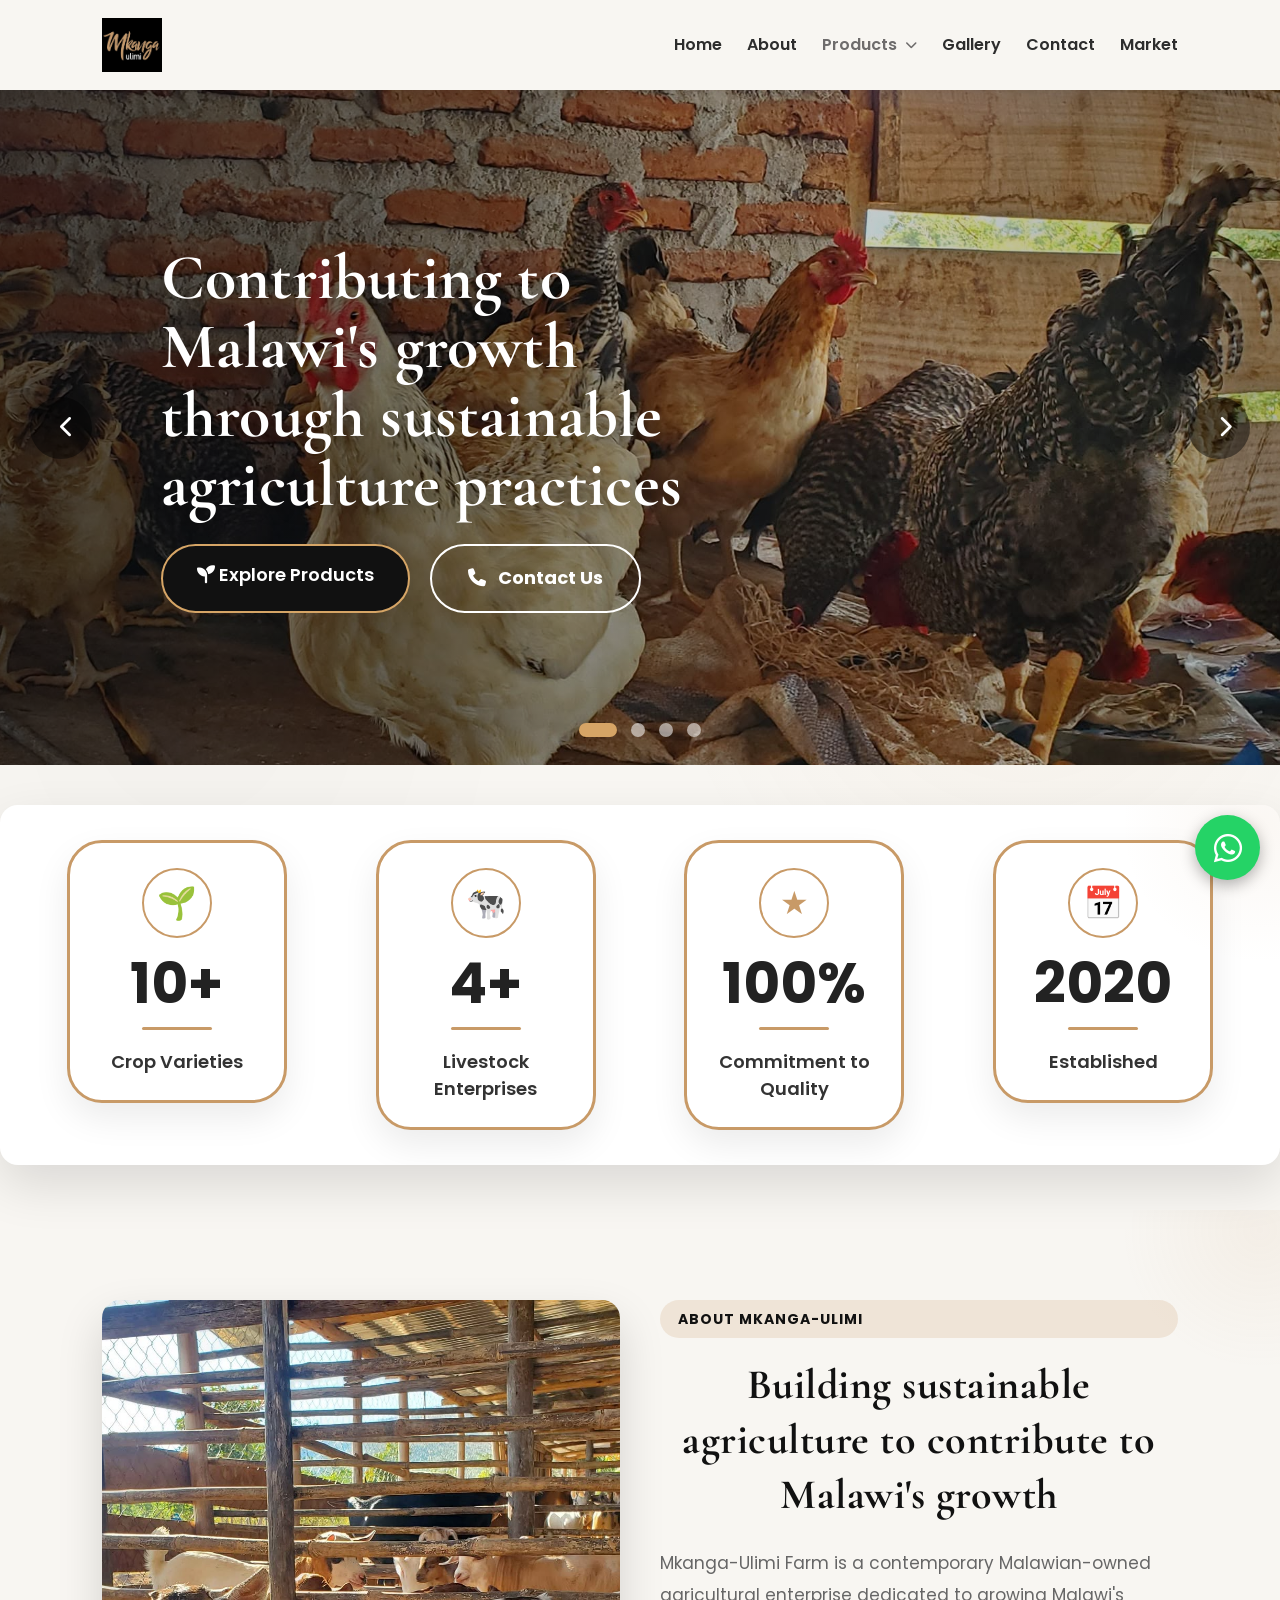
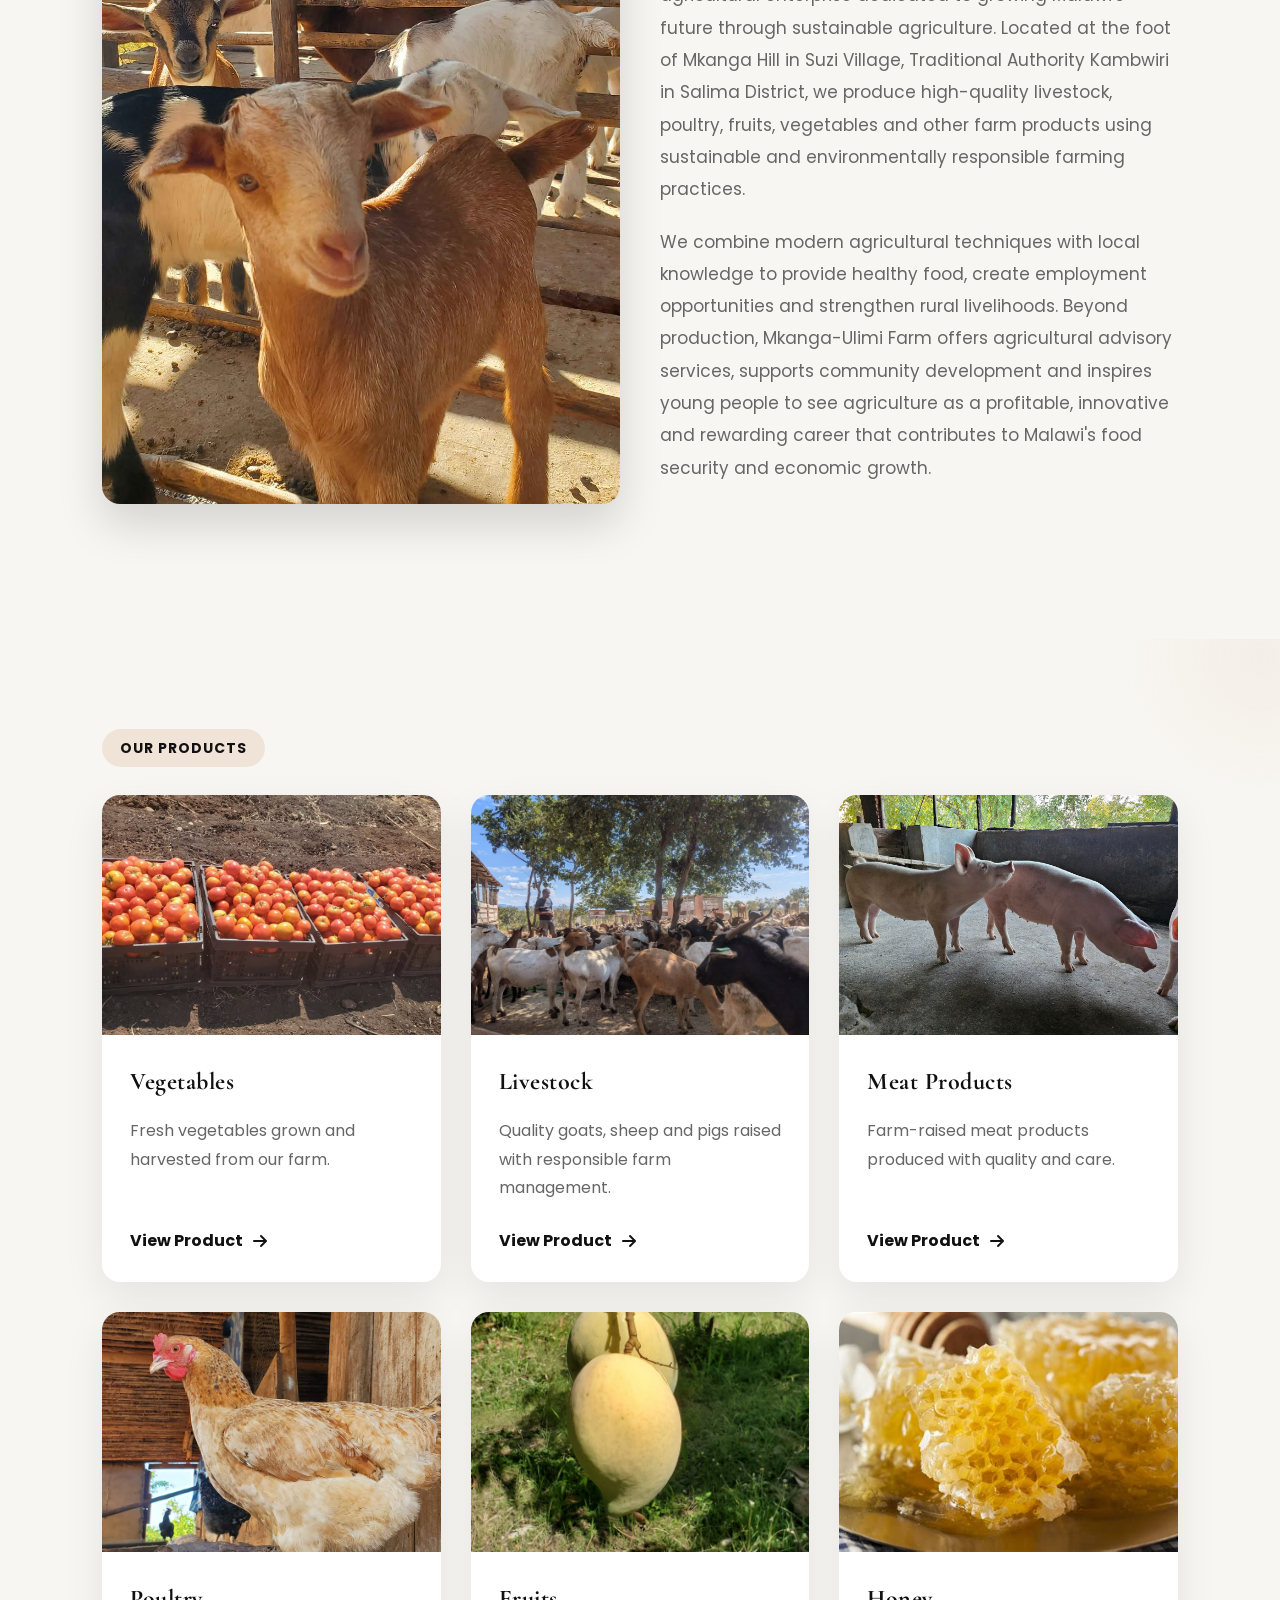
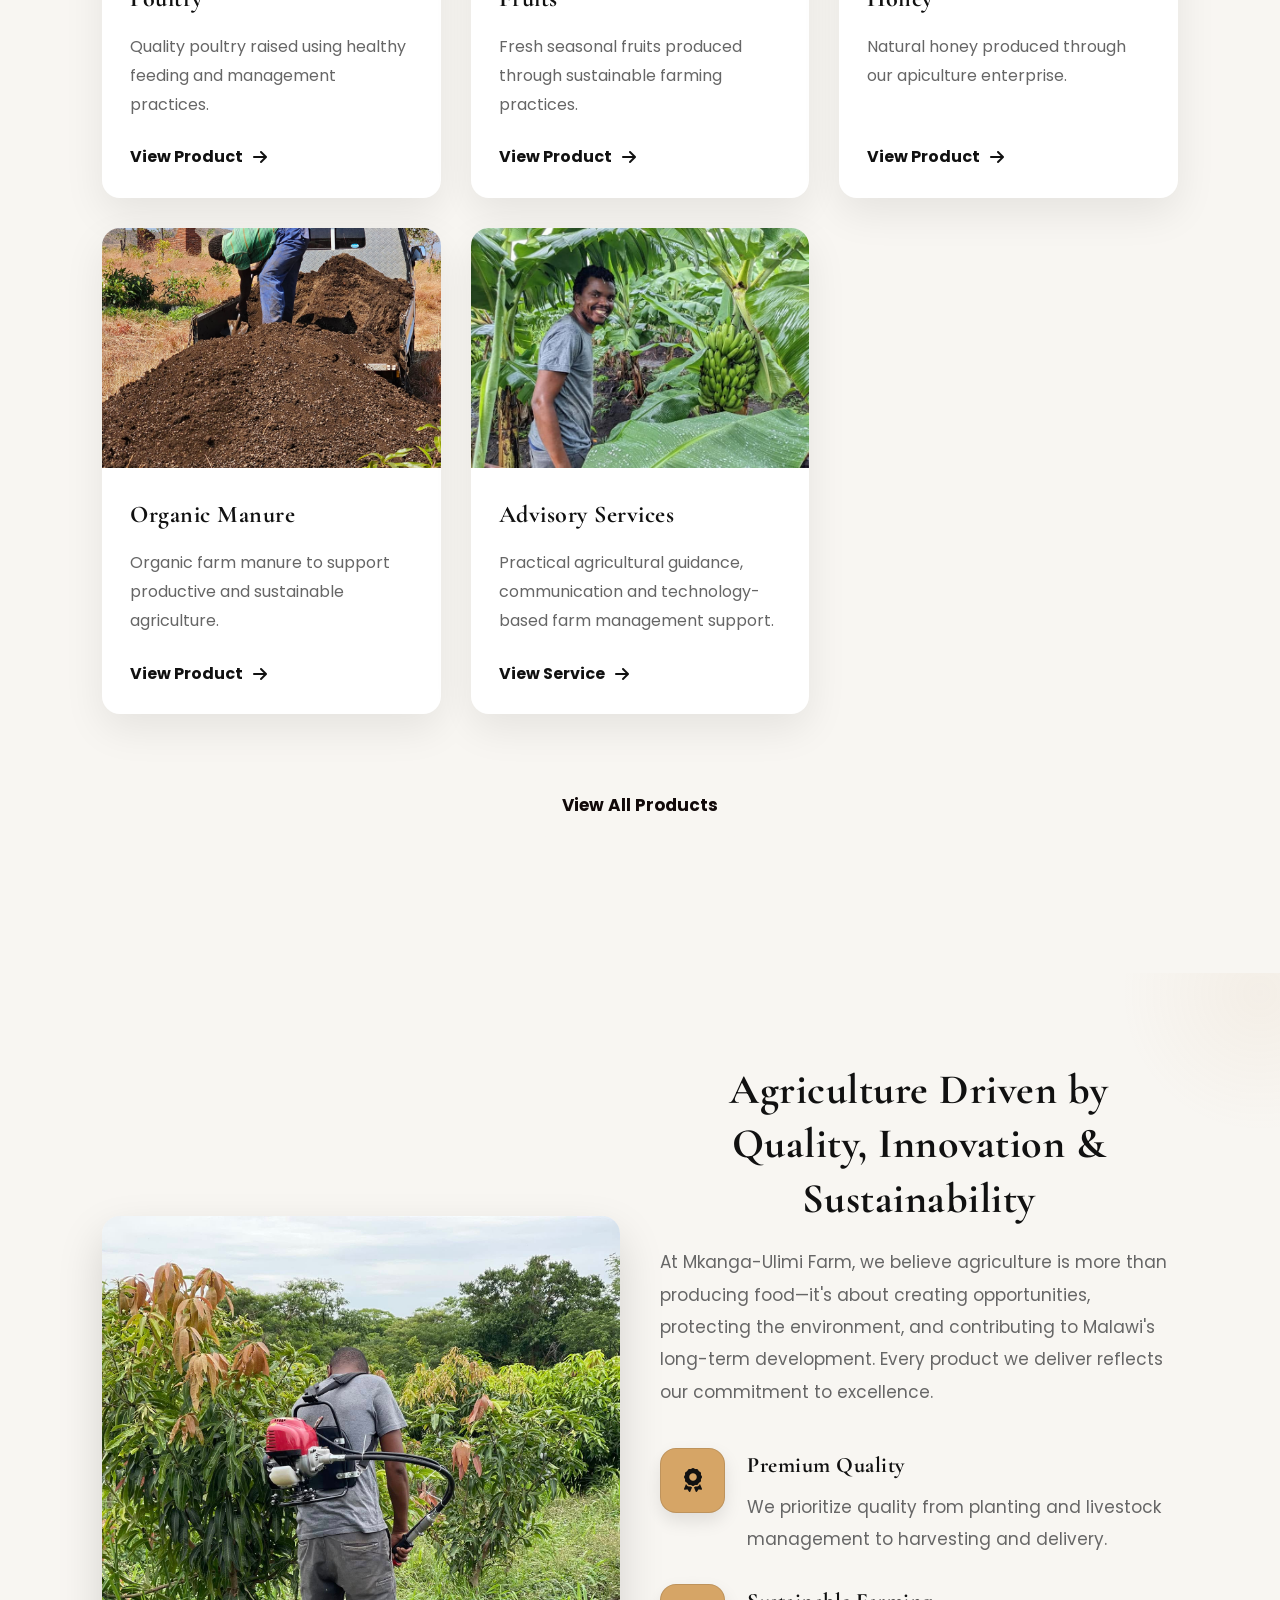
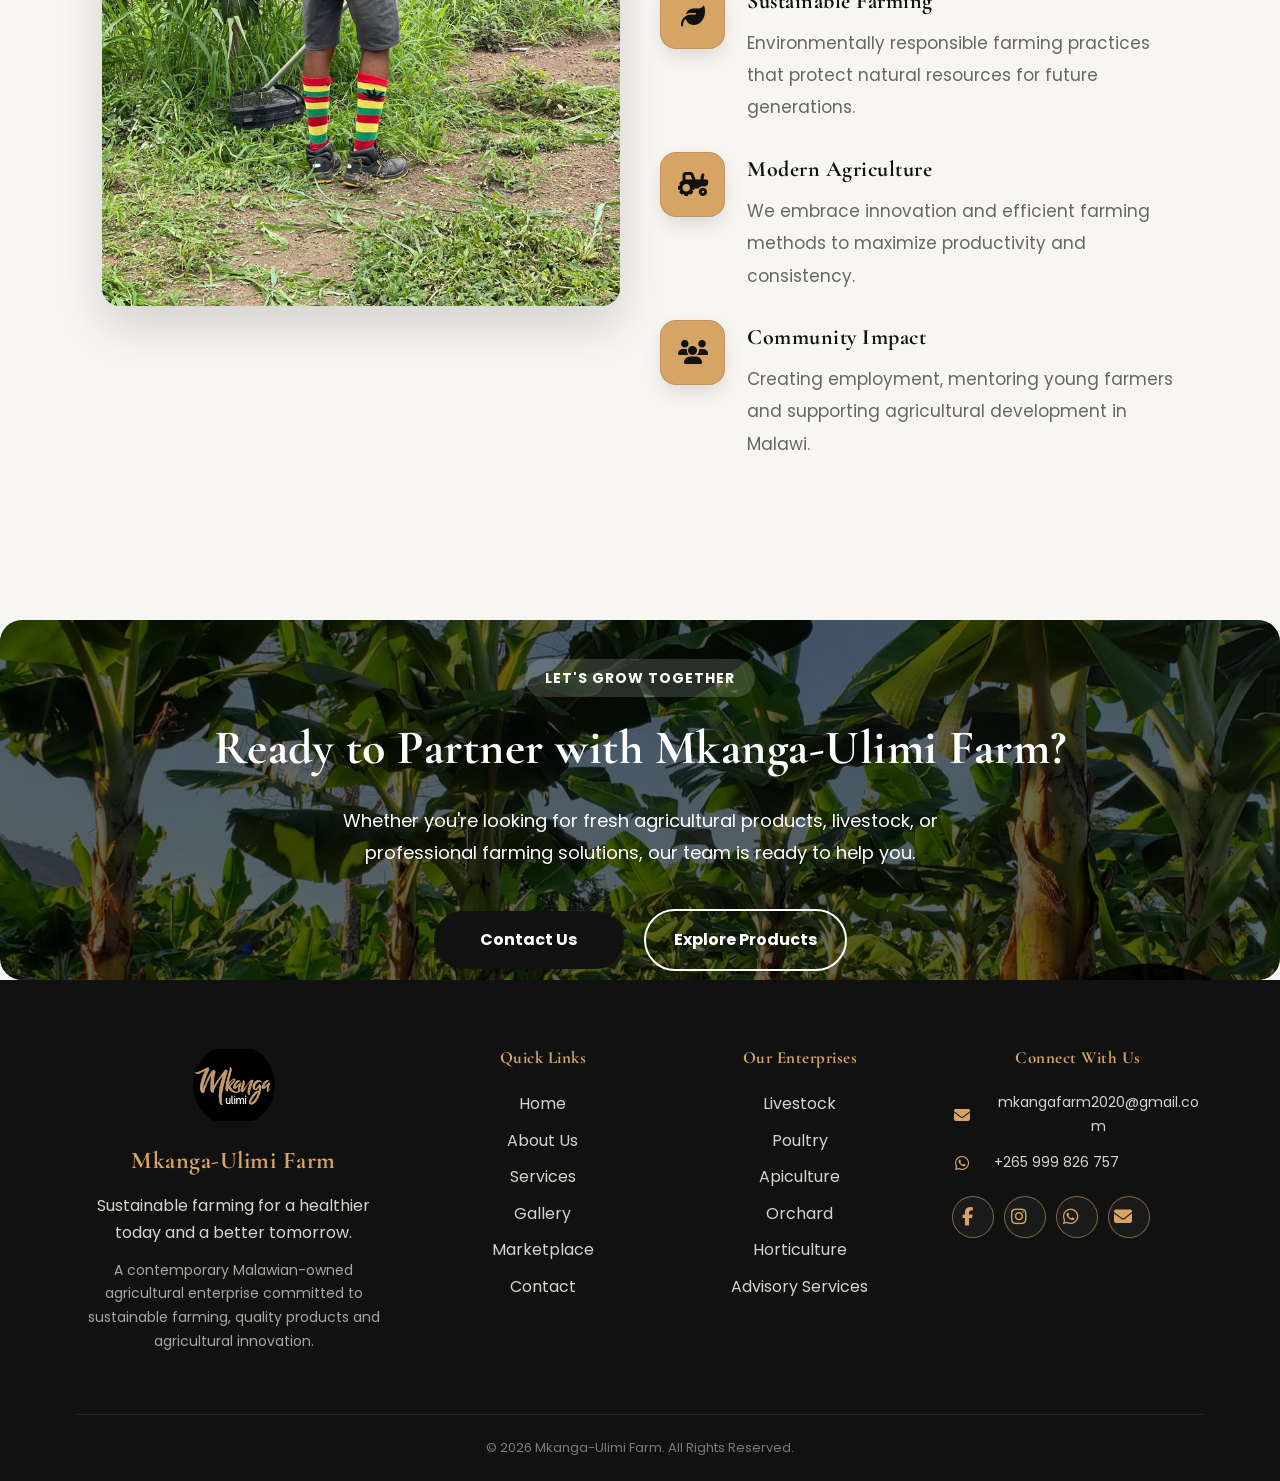
<file: index.html>
<!DOCTYPE html>
<html lang="en">
  <head>
    <meta charset="UTF-8" />

    <meta name="viewport" content="width=device-width, initial-scale=1.0" />

    <title>Mkanga-Ulimi Farm | Quality Agriculture in Malawi</title>

    <meta
      name="description"
      content="Mkanga-Ulimi Farm is a contemporary Malawian-owned farm in Salima producing quality livestock, poultry, orchard products, apiculture products and agricultural advisory services through sustainable farming practices."
    />

    <meta
      name="keywords"
      content="Mkanga-Ulimi, Malawi Farm, Livestock, Poultry, Orchard, Apiculture, Sustainable Agriculture, Salima, Farm Products"
    />

    <meta name="author" content="Mkanga-Ulimi Farm" />

    <meta name="robots" content="index, follow" />

    <link rel="canonical" href="https://christophermwakapenda.github.io/Farm-Website/" />

    <link rel="icon" href="assets/images/logo.png" />

    <link rel="apple-touch-icon" href="assets/images/logo.png" />

    <!-- Open Graph -->

    <meta property="og:title" content="Mkanga-Ulimi Farm" />

    <meta property="og:description" content="Growing Malawi's Future Through Sustainable Agriculture." />

    <meta property="og:image" content="https://christophermwakapenda.github.io/Farm-Website/assets/images/logo.png" />

    <meta property="og:url" content="https://christophermwakapenda.github.io/Farm-Website/" />

    <meta property="og:type" content="website" />

    <!-- Twitter -->

    <meta name="twitter:card" content="summary_large_image" />

    <meta name="twitter:title" content="Mkanga-Ulimi Farm" />

    <meta name="twitter:description" content="Growing Malawi's Future Through Sustainable Agriculture." />

    <meta name="twitter:image" content="https://christophermwakapenda.github.io/Farm-Website/assets/images/logo.png" />

    <link rel="icon" href="assets/images/logo.png" />

    <link rel="stylesheet" href="assets/css/style.css" />

    <link rel="stylesheet" href="assets/css/responsive.css" />

    <link rel="stylesheet" href="assets/css/animations.css" />

    <!-- Font Awesome Icons -->

    <link rel="stylesheet" href="https://cdnjs.cloudflare.com/ajax/libs/font-awesome/6.7.2/css/all.min.css" />
  </head>

  <body>
    <!-- HEADER -->

    <header>
      <div class="logo-area">
        <a href="index.html">
          <img src="assets/images/logo.png" alt="Mkanga-Ulimi Farm Logo" />
        </a>
      </div>

      <div class="menu-icon">☰</div>

      <nav id="navbar">
        <a href="index.html">Home</a>

        <a href="about.html">About</a>

        <div class="dropdown">
          <a href="#" class="dropbtn">
            Products
            <i class="fa-solid fa-chevron-down"></i>
          </a>

          <div class="dropdown-content">
            <a href="livestock.html">
              <i class="fa-solid fa-cow"></i>
              Livestock
            </a>

            <a href="poultry.html">
              <i class="fa-solid fa-egg"></i>
              Poultry
            </a>

            <a href="orchard.html">
              <i class="fa-solid fa-tree"></i>
              Orchard
            </a>

            <a href="apiculture.html">
              <i class="fa-solid fa-bug"></i>
              Apiculture
            </a>

            <a href="advisory-services.html">
              <i class="fa-solid fa-user-tie"></i>
              Advisory Services
            </a>
          </div>
        </div>

        <a href="gallery.html">Gallery</a>

        <a href="contact.html">Contact</a>

       <a href="market.html">Market</a>
          </nav>

</header>

    <!-- HERO -->

    <!-- ================= HERO SLIDER ================= -->

    <section class="hero-slider">
      <!-- Slide 1 -->
      <div class="slide active">
        <img src="assets/images/hero1.jpg" alt="Mkanga-Ulimi Farm" />

        <div class="overlay"></div>

        <div class="hero-content">
          <h1>
            Contributing to Malawi's growth through sustainable agriculture practices
          </h1>

          <div class="hero-buttons">
            <a href="market.html" class="btn btn-primary">
              <i class="fa-solid fa-seedling"></i>
              Explore Products
            </a>

            <a href="contact.html" class="btn btn-outline">
              <i class="fa-solid fa-phone"></i>
              Contact Us
            </a>
          </div>
        </div>
      </div>

      <!-- Slide 2 -->
      <div class="slide">
        <img src="assets/images/hero2.jpg" alt="Livestock" />

        <div class="overlay"></div>

        <div class="hero-content">
          <h2>
            Quality livestock and poultry for your health, living and agriculture productivity
          </h2>
          <p>We rear goats, sheep and pigs.</p>

          <div class="hero-buttons">
            <a href="market.html" class="btn btn-primary">
              <i class="fa-solid fa-seedling"></i>
              Explore Products
            </a>

            <a href="contact.html" class="btn btn-outline">
              <i class="fa-solid fa-phone"></i>
              Contact Us
            </a>
          </div>
        </div>
      </div>

      <!-- Slide 3 -->
      <div class="slide">
        <img src="assets/images/hero3.jpg" alt="Crop Farming" />

        <div class="overlay"></div>

        <div class="hero-content">
          <h2>Fresh produce direct from our farm</h2>

          <div class="hero-buttons">
            <a href="market.html" class="btn btn-primary">
              <i class="fa-solid fa-seedling"></i>
              Explore Products
            </a>

            <a href="contact.html" class="btn btn-outline">
              <i class="fa-solid fa-phone"></i>
              Contact Us
            </a>
          </div>
        </div>
      </div>

      <!-- Slide 4 -->
      <div class="slide">
        <img src="assets/images/hero4.jpg" alt="Modern Agriculture" />

        <div class="overlay"></div>

        <div class="hero-content">
          <h2>We produce a variety of products</h2>
          <p>Fruits. Vegetables. Meat Products. Organic Manure. Honey. Livestock.</p>

          <div class="hero-buttons">
            <a href="market.html" class="btn btn-primary">
              <i class="fa-solid fa-seedling"></i>
              Explore Products
            </a>

            <a href="contact.html" class="btn btn-outline">
              <i class="fa-solid fa-phone"></i>
              Contact Us
            </a>
          </div>
        </div>
      </div>

      <!-- Previous -->
      <button class="slider-btn prev">
        <i class="fa-solid fa-chevron-left"></i>
      </button>

      <!-- Next -->
      <button class="slider-btn next">
        <i class="fa-solid fa-chevron-right"></i>
      </button>

      <!-- Dots -->
      <div class="slider-dots">
        <span class="dot active"></span>
        <span class="dot"></span>
        <span class="dot"></span>
        <span class="dot"></span>
      </div>
    </section>

    <!-- ================= HERO STATS ================= -->
    <section class="hero-stats">
      <div class="stat-badge">
        <div class="badge">
          <div class="badge-icon">🌱</div>
          <div class="badge-number">10+</div>
          <div class="badge-divider"></div>
          <div class="badge-title">Crop Varieties</div>
        </div>
      </div>

      <div class="stat-badge">
        <div class="badge">
          <div class="badge-icon">🐄</div>
          <div class="badge-number">4+</div>
          <div class="badge-divider"></div>
          <div class="badge-title">Livestock Enterprises</div>
        </div>
      </div>

      <div class="stat-badge">
        <div class="badge">
          <div class="badge-icon">★</div>
          <div class="badge-number">100%</div>
          <div class="badge-divider"></div>
          <div class="badge-title">Commitment to Quality</div>
        </div>
      </div>

      <div class="stat-badge">
        <div class="badge">
          <div class="badge-icon">📅</div>
          <div class="badge-number">2020</div>
          <div class="badge-divider"></div>
          <div class="badge-title">Established</div>
        </div>
      </div>
    </section>

    <!-- ABOUT PREVIEW -->

    <!-- ================= ABOUT PREVIEW ================= -->

    <section class="about-preview">
      <div class="about-image">
        <img src="assets/images/client-goats.jpg" alt="Mkanga-Ulimi goats" />
      </div>

      <div class="about-text">
        <span class="section-tag">ABOUT MKANGA-ULIMI</span>

        <h2>Building sustainable agriculture to contribute to Malawi's growth</h2>

        <p>
          Mkanga-Ulimi Farm is a contemporary Malawian-owned agricultural enterprise dedicated to growing Malawi's
          future through sustainable agriculture. Located at the foot of Mkanga Hill in Suzi Village, Traditional
          Authority Kambwiri in Salima District, we produce high-quality livestock, poultry, fruits, vegetables and
          other farm products using sustainable and environmentally responsible farming practices.
        </p>

        <p>
          We combine modern agricultural techniques with local knowledge to provide healthy food, create employment
          opportunities and strengthen rural livelihoods. Beyond production, Mkanga-Ulimi Farm offers agricultural
          advisory services, supports community development and inspires young people to see agriculture as a
          profitable, innovative and rewarding career that contributes to Malawi's food security and economic growth.
        </p>
      </div>
    </section>

    <!-- PRODUCTS -->

    <!-- ================= FEATURED PRODUCTS ================= -->

    <section class="products-section">
      <div class="section-title products-heading">
        <span>OUR PRODUCTS</span>
      </div>

      <div class="products-grid">
        <div class="product-box">
          <div class="product-image"><img src="assets/images/tomatoes.jpg" alt="Vegetables" /></div>
          <div class="product-content"><h3>Vegetables</h3><p>Fresh vegetables grown and harvested from our farm.</p><a href="market.html">View Product <i class="fa-solid fa-arrow-right"></i></a></div>
        </div>

        <div class="product-box">
          <div class="product-image"><img src="assets/images/goats.jpg" alt="Livestock" /></div>
          <div class="product-content"><h3>Livestock</h3><p>Quality goats, sheep and pigs raised with responsible farm management.</p><a href="market.html">View Product <i class="fa-solid fa-arrow-right"></i></a></div>
        </div>

        <div class="product-box">
          <div class="product-image"><img src="assets/images/pigs.jpg" alt="Meat Products" /></div>
          <div class="product-content"><h3>Meat Products</h3><p>Farm-raised meat products produced with quality and care.</p><a href="market.html">View Product <i class="fa-solid fa-arrow-right"></i></a></div>
        </div>

        <div class="product-box">
          <div class="product-image"><img src="assets/images/chickens.jpg" alt="Poultry" /></div>
          <div class="product-content"><h3>Poultry</h3><p>Quality poultry raised using healthy feeding and management practices.</p><a href="market.html">View Product <i class="fa-solid fa-arrow-right"></i></a></div>
        </div>

        <div class="product-box">
          <div class="product-image"><img src="assets/images/mangoes.jpg" alt="Fruits" /></div>
          <div class="product-content"><h3>Fruits</h3><p>Fresh seasonal fruits produced through sustainable farming practices.</p><a href="market.html">View Product <i class="fa-solid fa-arrow-right"></i></a></div>
        </div>

        <div class="product-box">
          <div class="product-image"><img src="assets/images/honey.jpg" alt="Honey" /></div>
          <div class="product-content"><h3>Honey</h3><p>Natural honey produced through our apiculture enterprise.</p><a href="market.html">View Product <i class="fa-solid fa-arrow-right"></i></a></div>
        </div>

        <div class="product-box">
          <div class="product-image"><img src="assets/images/farm-bg.jpg" alt="Organic Manure" /></div>
          <div class="product-content"><h3>Organic Manure</h3><p>Organic farm manure to support productive and sustainable agriculture.</p><a href="market.html">View Product <i class="fa-solid fa-arrow-right"></i></a></div>
        </div>

        <div class="product-box">
          <div class="product-image"><img src="assets/images/advisory-services.jpg" alt="Advisory Services" /></div>
          <div class="product-content"><h3>Advisory Services</h3><p>Practical agricultural guidance, communication and technology-based farm management support.</p><a href="advisory-services.html">View Service <i class="fa-solid fa-arrow-right"></i></a></div>
        </div>
      </div>

      <div class="products-button">
        <a href="market.html" class="main-btn">View All Products</a>
      </div>
    </section>

    <!-- ================= WHY CHOOSE US ================= -->

    <section class="why-section">
      <div class="why-image">
        <img src="assets/images/39.jpg" alt="Modern agricultural innovation at Mkanga-Ulimi Farm" />
      </div>

      <div class="why-content">
        <h2>Agriculture Driven by Quality, Innovation &amp; Sustainability</h2>

        <p>
          At Mkanga-Ulimi Farm, we believe agriculture is more than producing food—it's about creating opportunities,
          protecting the environment, and contributing to Malawi's long-term development. Every product we deliver
          reflects our commitment to excellence.
        </p>

        <div class="why-features">
          <div class="why-item">
            <div class="why-icon">
              <i class="fa-solid fa-award"></i>
            </div>

            <div>
              <h3>Premium Quality</h3>

              <p>We prioritize quality from planting and livestock management to harvesting and delivery.</p>
            </div>
          </div>

          <div class="why-item">
            <div class="why-icon">
              <i class="fa-solid fa-leaf"></i>
            </div>

            <div>
              <h3>Sustainable Farming</h3>

              <p>
                Environmentally responsible farming practices that protect natural resources for future generations.
              </p>
            </div>
          </div>

          <div class="why-item">
            <div class="why-icon">
              <i class="fa-solid fa-tractor"></i>
            </div>

            <div>
              <h3>Modern Agriculture</h3>

              <p>We embrace innovation and efficient farming methods to maximize productivity and consistency.</p>
            </div>
          </div>

          <div class="why-item">
            <div class="why-icon">
              <i class="fa-solid fa-users"></i>
            </div>

            <div>
              <h3>Community Impact</h3>

              <p>Creating employment, mentoring young farmers and supporting agricultural development in Malawi.</p>
            </div>
          </div>
        </div>
      </div>
    </section>

    <!-- CTA -->

    <!-- ================= CALL TO ACTION ================= -->

    <section class="cta-section">
      <div class="cta-overlay"></div>

      <div class="cta-content">
        <span>LET'S GROW TOGETHER</span>

        <h2>Ready to Partner with Mkanga-Ulimi Farm?</h2>

        <p>
          Whether you're looking for fresh agricultural products, livestock, or professional farming solutions, our team
          is ready to help you.
        </p>

        <div class="cta-buttons">
          <a href="contact.html" class="cta-btn">Contact Us</a>

          <a href="market.html" class="cta-btn-outline">Explore Products</a>
        </div>
      </div>
    </section>

    <!-- FOOTER -->
    <!-- ================= FOOTER ================= -->

    <footer class="site-footer">
  <div class="footer-container">
    <div class="footer-column footer-brand">
      <img src="assets/images/logo.png" alt="Mkanga-Ulimi Farm Logo" class="footer-logo">
      <h3>Mkanga-Ulimi Farm</h3>
      <p>Sustainable farming for a healthier today and a better tomorrow.</p>
      <p class="footer-description">A contemporary Malawian-owned agricultural enterprise committed to sustainable farming, quality products and agricultural innovation.</p>
    </div>

    <div class="footer-column">
      <h4>Quick Links</h4>
      <ul class="footer-links">
        <li><a href="index.html">Home</a></li>
        <li><a href="about.html">About Us</a></li>
        <li><a href="services.html">Services</a></li>
        <li><a href="gallery.html">Gallery</a></li>
        <li><a href="market.html">Marketplace</a></li>
        <li><a href="contact.html">Contact</a></li>
      </ul>
    </div>

    <div class="footer-column">
      <h4>Our Enterprises</h4>
      <ul class="footer-links">
        <li><a href="livestock.html">Livestock</a></li>
        <li><a href="poultry.html">Poultry</a></li>
        <li><a href="apiculture.html">Apiculture</a></li>
        <li><a href="orchard.html">Orchard</a></li>
        <li><a href="horticulture.html">Horticulture</a></li>
        <li><a href="advisory-services.html">Advisory Services</a></li>
      </ul>
    </div>

    <div class="footer-column footer-contact">
      <h4>Connect With Us</h4>
      <p><i class="fas fa-envelope" aria-hidden="true"></i> <a href="mailto:mkangafarm2020@gmail.com">mkangafarm2020@gmail.com</a></p>
      <p><i class="fab fa-whatsapp" aria-hidden="true"></i> <a href="https://wa.me/265999826757" target="_blank" rel="noopener">+265 999 826 757</a></p>
      <div class="social-icons" aria-label="Social media links">
        <a href="https://facebook.com/mkangaulimi" target="_blank" rel="noopener" aria-label="Facebook"><i class="fab fa-facebook-f" aria-hidden="true"></i></a>
        <a href="#" aria-label="Instagram"><i class="fab fa-instagram" aria-hidden="true"></i></a>
        <a href="https://wa.me/265999826757" target="_blank" rel="noopener" aria-label="WhatsApp"><i class="fab fa-whatsapp" aria-hidden="true"></i></a>
        <a href="mailto:mkangafarm2020@gmail.com" aria-label="Email"><i class="fas fa-envelope" aria-hidden="true"></i></a>
      </div>
    </div>
  </div>

  <div class="footer-bottom">
    <p>&copy; 2026 Mkanga-Ulimi Farm. All Rights Reserved.</p>
  </div>
</footer>

    <a class="floating-whatsapp" href="https://wa.me/265999826757" target="_blank">
      <i class="fab fa-whatsapp"></i>
    </a>

    <script src="assets/js/main.js"></script>
  </body>
</html>
</file>
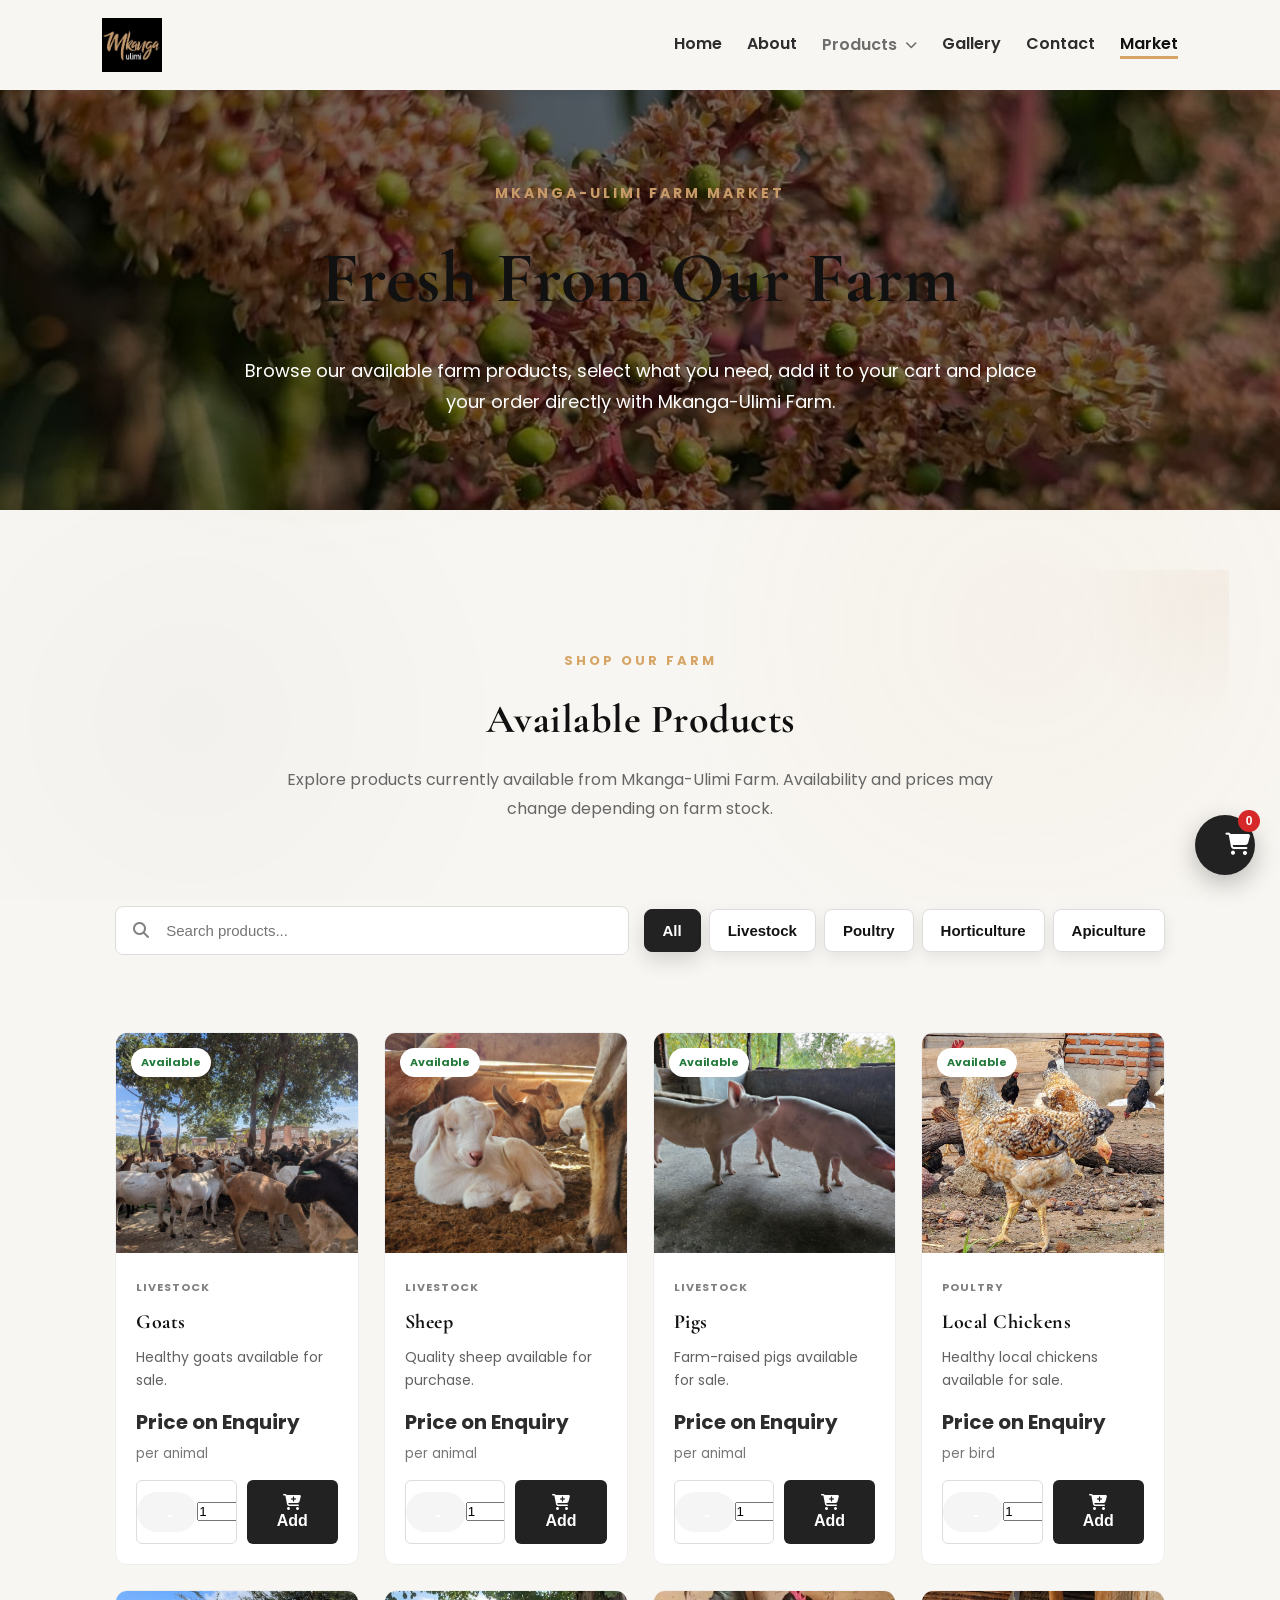
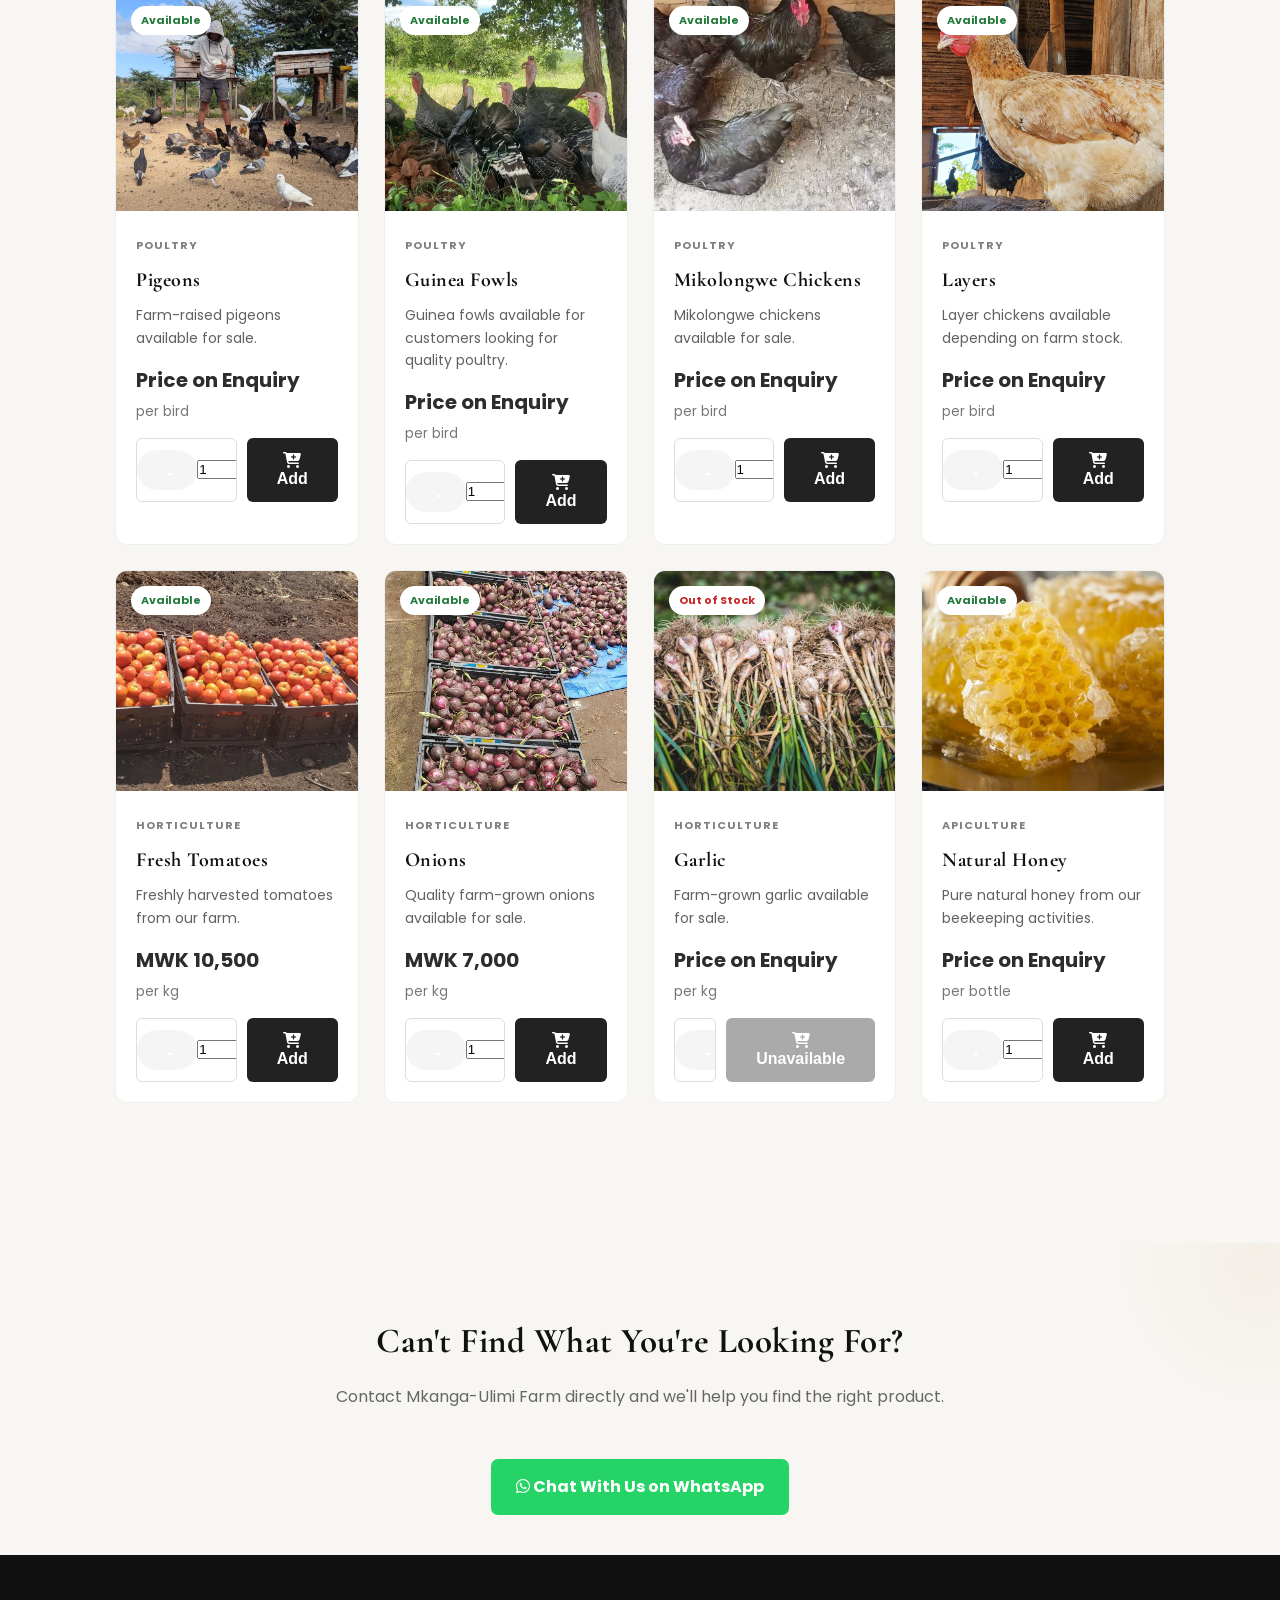
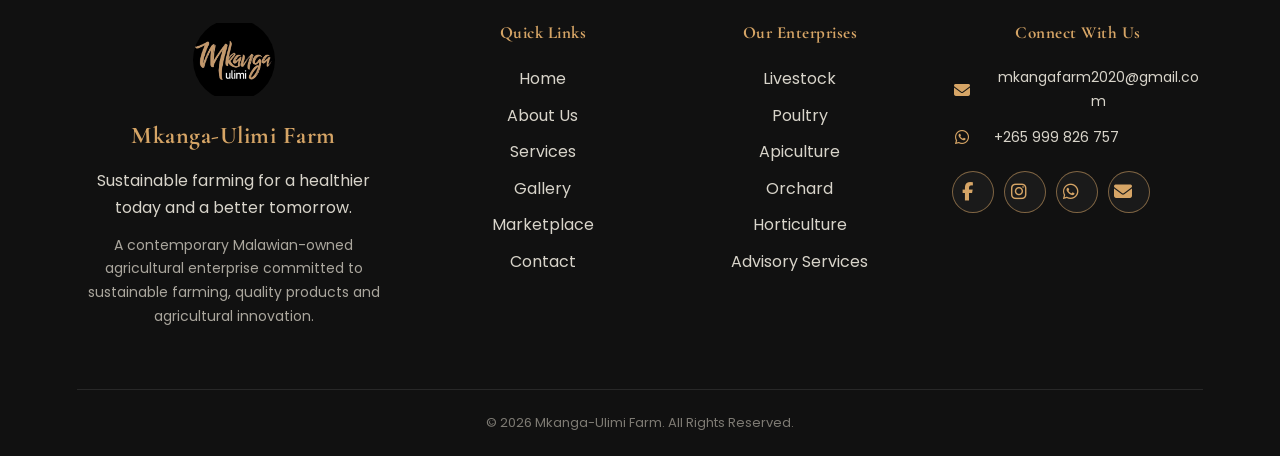
<file: market.html>
<!DOCTYPE html>
<html lang="en">

<head>

  <meta charset="UTF-8">

  <meta
    name="viewport"
    content="width=device-width, initial-scale=1.0"
  >

  <meta
    name="description"
    content="Shop fresh farm products from Mkanga-Ulimi Farm. Browse livestock, poultry, horticultural products and honey available for sale."
  >

  <meta
    name="keywords"
    content="Mkanga-Ulimi Farm, Malawi farm, farm products, livestock, poultry, horticulture, honey, goats, chickens, tomatoes, onions"
  >

  <title>Market | Mkanga-Ulimi Farm</title>

  <link
    rel="icon"
    href="assets/images/logo.png"
  >

  <!-- MAIN WEBSITE CSS -->

  <link
    rel="stylesheet"
    href="assets/css/style.css"
  >

  <link
    rel="stylesheet"
    href="assets/css/responsive.css"
  >

  <link
    rel="stylesheet"
    href="assets/css/animations.css"
  >

  <!-- FONT AWESOME -->

  <link
    rel="stylesheet"
    href="https://cdnjs.cloudflare.com/ajax/libs/font-awesome/6.7.2/css/all.min.css"
  >


  <!-- =====================================================
       MARKET PAGE STYLES
  ====================================================== -->

  <style>

    /* =====================================================
       MARKET HERO
    ====================================================== */

    .market-hero {

      min-height: 420px;

      display: flex;

      align-items: center;

      justify-content: center;

      text-align: center;

      padding: 80px 20px;

      background:
        linear-gradient(
          rgba(0, 0, 0, 0.55),
          rgba(0, 0, 0, 0.55)
        ),
        url("assets/images/hero.jpg")
        center / cover no-repeat;

    }


    .market-hero-content {

      max-width: 800px;

      color: #ffffff;

    }


    .market-hero-content .small-title {

      font-size: 14px;

      letter-spacing: 3px;

      font-weight: 700;

      margin-bottom: 15px;

    }


    .market-hero-content h1 {

      font-size: clamp(
        40px,
        7vw,
        72px
      );

      margin: 0 0 20px;

    }


    .market-hero-content p {

      font-size: 18px;

      line-height: 1.7;

      margin: 0 auto;

    }



    /* =====================================================
       MARKET SECTION
    ====================================================== */

    .market-section {

      padding: 80px 5%;

    }


    .market-heading {

      text-align: center;

      max-width: 750px;

      margin: 0 auto 45px;

    }


    .market-heading .section-label {

      font-size: 13px;

      letter-spacing: 3px;

      font-weight: 700;

    }


    .market-heading h2 {

      font-size: 40px;

      margin: 10px 0 15px;

    }


    .market-heading p {

      line-height: 1.7;

    }



    /* =====================================================
       MARKET CONTROLS
    ====================================================== */

    .market-controls {

      max-width: 1200px;

      margin: 0 auto 40px;

      display: flex;

      gap: 15px;

      flex-wrap: wrap;

      justify-content: space-between;

      align-items: center;

    }


    .market-search {

      flex: 1;

      min-width: 250px;

      position: relative;

    }


    .market-search i {

      position: absolute;

      left: 18px;

      top: 50%;

      transform:
        translateY(-50%);

      opacity: 0.6;

    }


    .market-search input {

      width: 100%;

      padding:
        15px
        20px
        15px
        50px;

      border:
        1px solid #ddd;

      border-radius: 8px;

      font-size: 15px;

      outline: none;

      box-sizing: border-box;

    }


    .market-search input:focus {

      border-color: #222;

    }



    /* =====================================================
       CATEGORY FILTERS
    ====================================================== */

    .category-filters {

      display: flex;

      gap: 8px;

      flex-wrap: wrap;

    }


    .category-btn {

      border:
        1px solid #ddd;

      background:
        #ffffff;

      padding:
        12px
        18px;

      border-radius: 8px;

      cursor: pointer;

      font-weight: 600;

      transition:
        0.3s;

    }


    .category-btn:hover,
    .category-btn.active {

      background:
        #222222;

      color:
        #ffffff;

      border-color:
        #222222;

    }



    /* =====================================================
       PRODUCT GRID
    ====================================================== */

    .market-products {

      max-width: 1200px;

      margin: 0 auto;

      display: grid;

      grid-template-columns:
        repeat(
          4,
          1fr
        );

      gap: 25px;

    }



    /* =====================================================
       PRODUCT CARD
    ====================================================== */

    .market-product-card {

      background:
        #ffffff;

      border-radius:
        12px;

      overflow:
        hidden;

      border:
        1px solid #eeeeee;

      transition:
        transform 0.3s,
        box-shadow 0.3s;

    }


    .market-product-card:hover {

      transform:
        translateY(-6px);

      box-shadow:
        0 15px 35px
        rgba(
          0,
          0,
          0,
          0.1
        );

    }



    /* =====================================================
       PRODUCT IMAGE
    ====================================================== */

    .product-image {

      height:
        220px;

      position:
        relative;

      overflow:
        hidden;

      background:
        #f2f2f2;

    }


    .product-image img {

      width:
        100%;

      height:
        100%;

      object-fit:
        cover;

      transition:
        transform 0.4s;

    }


    .market-product-card:hover
    .product-image img {

      transform:
        scale(1.06);

    }



    /* =====================================================
       AVAILABILITY BADGE
    ====================================================== */

    .availability {

      position:
        absolute;

      top:
        15px;

      left:
        15px;

      padding:
        6px
        10px;

      border-radius:
        20px;

      font-size:
        11px;

      font-weight:
        700;

      background:
        #ffffff;

    }


    .availability.in-stock {

      color:
        #237a3b;

    }


    .availability.out-of-stock {

      color:
        #c62828;

    }



    /* =====================================================
       PRODUCT DETAILS
    ====================================================== */

    .product-details {

      padding:
        20px;

    }


    .product-category {

      font-size:
        11px;

      text-transform:
        uppercase;

      letter-spacing:
        1px;

      font-weight:
        700;

      opacity:
        0.6;

    }


    .product-details h3 {

      margin:
        8px 0;

      font-size:
        20px;

    }


    .product-description {

      font-size:
        14px;

      line-height:
        1.6;

      opacity:
        0.75;

      min-height:
        45px;

    }


    .product-price {

      font-size:
        20px;

      font-weight:
        700;

      margin:
        15px 0 5px;

    }


    .product-details small {

      display:
        block;

      margin-bottom:
        15px;

      opacity:
        0.65;

    }



    /* =====================================================
       PRODUCT ACTIONS
    ====================================================== */

    .product-actions {

      display:
        flex;

      gap:
        10px;

    }


    .quantity-control {

      display:
        flex;

      align-items:
        center;

      border:
        1px solid #ddd;

      border-radius:
        6px;

      overflow:
        hidden;

    }


    .quantity-control button {

      border:
        none;

      background:
        #f5f5f5;

      width:
        32px;

      height:
        40px;

      cursor:
        pointer;

      font-weight:
        700;

    }


    .quantity-control button:hover {

      background:
        #e9e9e9;

    }


    .quantity-control span {

      width:
        30px;

      text-align:
        center;

      font-weight:
        600;

    }


    .add-cart-btn {

      flex:
        1;

      border:
        none;

      border-radius:
        6px;

      background:
        #222222;

      color:
        #ffffff;

      cursor:
        pointer;

      font-weight:
        600;

      transition:
        0.3s;

    }


    .add-cart-btn:hover {

      opacity:
        0.85;

    }


    .add-cart-btn:disabled {

      background:
        #aaaaaa;

      cursor:
        not-allowed;

    }



    /* =====================================================
       NO PRODUCTS
    ====================================================== */

    .no-products {

      display:
        none;

      text-align:
        center;

      padding:
        60px 20px;

      grid-column:
        1 / -1;

    }



    /* =====================================================
       FLOATING CART BUTTON
    ====================================================== */

    .cart-button {

      position:
        fixed;

      right:
        25px;

      bottom:
        25px;

      width:
        60px;

      height:
        60px;

      border-radius:
        50%;

      border:
        none;

      background:
        #222222;

      color:
        #ffffff;

      cursor:
        pointer;

      z-index:
        1000;

      font-size:
        22px;

      box-shadow:
        0 8px 25px
        rgba(
          0,
          0,
          0,
          0.25
        );

    }


    .cart-count {

      position:
        absolute;

      top:
        -5px;

      right:
        -5px;

      background:
        #d62828;

      color:
        #ffffff;

      width:
        22px;

      height:
        22px;

      border-radius:
        50%;

      font-size:
        12px;

      display:
        flex;

      align-items:
        center;

      justify-content:
        center;

      font-weight:
        700;

    }



    /* =====================================================
       CART OVERLAY
    ====================================================== */

    .cart-overlay {

      position:
        fixed;

      inset:
        0;

      background:
        rgba(
          0,
          0,
          0,
          0.55
        );

      z-index:
        2000;

      display:
        none;

    }


    .cart-overlay.active {

      display:
        block;

    }


    .cart-panel {

      position:
        absolute;

      right:
        0;

      top:
        0;

      height:
        100%;

      width:
        min(
          450px,
          100%
        );

      background:
        #ffffff;

      padding:
        30px;

      box-sizing:
        border-box;

      overflow-y:
        auto;

    }



    /* =====================================================
       CART HEADER
    ====================================================== */

    .continue-shopping {
      display: inline-flex;
      align-items: center;
      gap: 7px;
      border: 0;
      background: transparent;
      color: #667a3e;
      font: inherit;
      font-size: 14px;
      font-weight: 600;
      padding: 8px 0;
      cursor: pointer;
      min-height: 44px;
      white-space: nowrap;
    }

    .continue-shopping:hover,
    .continue-shopping:focus-visible {
      text-decoration: underline;
    }

    .cart-header h2 {
      font-size: 21px;
    }

    @media (max-width: 480px) {
      .cart-panel {
        padding: 18px 16px;
        width: 100%;
      }
      .cart-header {
        gap: 8px;
      }
      .continue-shopping {
        font-size: 13px;
      }
      .cart-header h2 {
        font-size: 18px;
      }
      .close-cart {
        min-width: 40px;
        min-height: 44px;
      }
    }

    .cart-header {

      display:
        flex;

      justify-content:
        space-between;

      align-items:
        center;

      border-bottom:
        1px solid #eeeeee;

      padding-bottom:
        20px;

    }


    .cart-header h2 {

      margin:
        0;

    }


    .close-cart {

      border:
        none;

      background:
        none;

      font-size:
        25px;

      cursor:
        pointer;

    }



    /* =====================================================
       CART ITEMS
    ====================================================== */

    .cart-items {

      margin:
        25px 0;

    }


    .cart-item {

      display:
        flex;

      justify-content:
        space-between;

      gap:
        15px;

      border-bottom:
        1px solid #eeeeee;

      padding:
        15px 0;

    }


    .cart-item h4 {

      margin:
        0 0 5px;

    }


    .cart-item p {

      margin:
        0;

      font-size:
        13px;

    }


    .remove-item {

      border:
        none;

      background:
        none;

      color:
        #c62828;

      cursor:
        pointer;

    }


    .empty-cart {

      text-align:
        center;

      padding:
        50px 20px;

      opacity:
        0.7;

    }



    /* =====================================================
       CART TOTAL
    ====================================================== */

    .cart-total {

      display:
        flex;

      justify-content:
        space-between;

      font-size:
        20px;

      font-weight:
        700;

      padding:
        20px 0;

    }



    /* =====================================================
       CHECKOUT BUTTON
    ====================================================== */

    .checkout-btn {

      width:
        100%;

      padding:
        16px;

      border:
        none;

      border-radius:
        7px;

      background:
        #25d366;

      color:
        #ffffff;

      font-size:
        16px;

      font-weight:
        700;

      cursor:
        pointer;

    }


    .checkout-btn:hover {

      opacity:
        0.9;

    }



    /* =====================================================
       MARKET CTA
    ====================================================== */

    .market-cta {

      text-align:
        center;

      padding:
        70px 20px;

    }


    .market-cta h2 {

      font-size:
        35px;

      margin-bottom:
        15px;

    }


    .market-cta a {

      display:
        inline-block;

      margin-top:
        20px;

      padding:
        15px 25px;

      border-radius:
        7px;

      text-decoration:
        none;

      font-weight:
        700;

      background:
        #25d366;

      color:
        #ffffff;

    }



    /* =====================================================
       RESPONSIVE MARKET GRID
    ====================================================== */

    @media (max-width: 1100px) {

      .market-products {

        grid-template-columns:
          repeat(
            3,
            1fr
          );

      }

    }


    @media (max-width: 800px) {

      .market-products {

        grid-template-columns:
          repeat(
            2,
            1fr
          );

      }


      .market-controls {

        flex-direction:
          column;

        align-items:
          stretch;

      }


      .category-filters {

        overflow-x:
          auto;

        flex-wrap:
          nowrap;

        padding-bottom:
          5px;

      }

    }


    @media (max-width: 550px) {

      .market-products {

        grid-template-columns:
          1fr;

      }


      .market-heading h2 {

        font-size:
          30px;

      }


      .market-section {

        padding:
          60px 20px;

      }


      .market-hero {

        min-height:
          360px;

      }


      .market-hero-content h1 {

        font-size:
          42px;

      }

    }

  </style>

</head>


<body>


  <!-- =====================================================
       HEADER
  ====================================================== -->

  <header>

    <div class="logo-area">

      <a href="index.html">

        <img
          src="assets/images/logo.png"
          alt="Mkanga-Ulimi Farm Logo"
        >

      </a>

    </div>


    <div class="menu-icon">

      <i class="fa-solid fa-bars"></i>

    </div>


    <nav id="navbar">

      <a href="index.html">
        Home
      </a>


      <a href="about.html">
        About
      </a>


      <div class="dropdown">

        <a
          href="#"
          class="dropbtn"
        >

          Products

          <i class="fa-solid fa-chevron-down"></i>

        </a>


        <div class="dropdown-content">

          <a href="livestock.html">
            Livestock
          </a>

          <a href="poultry.html">
            Poultry
          </a>

          <a href="horticulture.html">
            Horticulture
          </a>

          <a href="apiculture.html">
            Apiculture
          </a>

          <a href="advisory-services.html">
            Advisory Services
          </a>

        </div>

      </div>


      <a href="gallery.html">
        Gallery
      </a>


      <a href="contact.html">
        Contact
      </a>


      <!-- CURRENT PAGE -->

      <a
        href="market.html"
        class="active"
      >
        Market
      </a>

    </nav>

  </header>



  <!-- =====================================================
       MARKET HERO
  ====================================================== -->

  <section class="market-hero">

    <div class="market-hero-content">

      <p class="small-title">
        MKANGA-ULIMI FARM MARKET
      </p>


      <h1>
        Fresh From Our Farm
      </h1>


      <p>

        Browse our available farm products,
        select what you need, add it to your cart
        and place your order directly with
        Mkanga-Ulimi Farm.

      </p>

    </div>

  </section>



  <!-- =====================================================
       MARKET
  ====================================================== -->

  <section class="market-section">


    <div class="market-heading">

      <p class="section-label">
        SHOP OUR FARM
      </p>


      <h2>
        Available Products
      </h2>


      <p>

        Explore products currently available
        from Mkanga-Ulimi Farm.
        Availability and prices may change
        depending on farm stock.

      </p>

    </div>



    <!-- ===================================================
         SEARCH AND FILTERS
    ==================================================== -->

    <div class="market-controls">


      <div class="market-search">

        <i class="fa-solid fa-search"></i>


        <input
          type="text"
          id="productSearch"
          placeholder="Search products..."
          autocomplete="off"
        >

      </div>



      <!--

        IMPORTANT:

        market.js automatically creates:

        All
        Livestock
        Poultry
        Horticulture
        Apiculture

        buttons inside this container.

      -->

      <div
        class="category-filters"
        id="categoryFilters"
      ></div>


    </div>



    <!-- ===================================================
         PRODUCT GRID

         IMPORTANT:

         DO NOT PUT PRODUCTS HERE.

         market.js automatically generates
         all products from products.js.

    ==================================================== -->

    <div
      class="market-products"
      id="productGrid"
    ></div>



    <!-- ===================================================
         NO PRODUCTS MESSAGE
    ==================================================== -->

    <div
      class="no-products"
      id="noProducts"
    >

      <i
        class="fa-solid fa-box-open fa-2x"
      ></i>


      <h3>
        No products found
      </h3>


      <p>

        Try searching for another
        product or category.

      </p>

    </div>


  </section>



  <!-- =====================================================
       MARKET CTA
  ====================================================== -->

  <section class="market-cta">

    <h2>
      Can't Find What You're Looking For?
    </h2>


    <p>

      Contact Mkanga-Ulimi Farm directly
      and we'll help you find the right product.

    </p>


    <a
      href="https://wa.me/265999826757"
      target="_blank"
      rel="noopener"
    >

      <i class="fab fa-whatsapp"></i>

      Chat With Us on WhatsApp

    </a>

  </section>



  <!-- =====================================================
       FOOTER
  ====================================================== -->

  <footer class="site-footer">
  <div class="footer-container">
    <div class="footer-column footer-brand">
      <img src="assets/images/logo.png" alt="Mkanga-Ulimi Farm Logo" class="footer-logo">
      <h3>Mkanga-Ulimi Farm</h3>
      <p>Sustainable farming for a healthier today and a better tomorrow.</p>
      <p class="footer-description">A contemporary Malawian-owned agricultural enterprise committed to sustainable farming, quality products and agricultural innovation.</p>
    </div>

    <div class="footer-column">
      <h4>Quick Links</h4>
      <ul class="footer-links">
        <li><a href="index.html">Home</a></li>
        <li><a href="about.html">About Us</a></li>
        <li><a href="services.html">Services</a></li>
        <li><a href="gallery.html">Gallery</a></li>
        <li><a href="market.html">Marketplace</a></li>
        <li><a href="contact.html">Contact</a></li>
      </ul>
    </div>

    <div class="footer-column">
      <h4>Our Enterprises</h4>
      <ul class="footer-links">
        <li><a href="livestock.html">Livestock</a></li>
        <li><a href="poultry.html">Poultry</a></li>
        <li><a href="apiculture.html">Apiculture</a></li>
        <li><a href="orchard.html">Orchard</a></li>
        <li><a href="horticulture.html">Horticulture</a></li>
        <li><a href="advisory-services.html">Advisory Services</a></li>
      </ul>
    </div>

    <div class="footer-column footer-contact">
      <h4>Connect With Us</h4>
      <p><i class="fas fa-envelope" aria-hidden="true"></i> <a href="mailto:mkangafarm2020@gmail.com">mkangafarm2020@gmail.com</a></p>
      <p><i class="fab fa-whatsapp" aria-hidden="true"></i> <a href="https://wa.me/265999826757" target="_blank" rel="noopener">+265 999 826 757</a></p>
      <div class="social-icons" aria-label="Social media links">
        <a href="https://facebook.com/mkangaulimi" target="_blank" rel="noopener" aria-label="Facebook"><i class="fab fa-facebook-f" aria-hidden="true"></i></a>
        <a href="#" aria-label="Instagram"><i class="fab fa-instagram" aria-hidden="true"></i></a>
        <a href="https://wa.me/265999826757" target="_blank" rel="noopener" aria-label="WhatsApp"><i class="fab fa-whatsapp" aria-hidden="true"></i></a>
        <a href="mailto:mkangafarm2020@gmail.com" aria-label="Email"><i class="fas fa-envelope" aria-hidden="true"></i></a>
      </div>
    </div>
  </div>

  <div class="footer-bottom">
    <p>&copy; 2026 Mkanga-Ulimi Farm. All Rights Reserved.</p>
  </div>
</footer>



  <!-- =====================================================
       FLOATING SHOPPING CART
  ====================================================== -->

  <button
    class="cart-button"
    onclick="openCart()"
    aria-label="Open shopping cart"
  >

    <i
      class="fa-solid fa-cart-shopping"
    ></i>


    <span
      class="cart-count"
      id="cartCount"
    >
      0
    </span>

  </button>



  <!-- =====================================================
       CART OVERLAY
  ====================================================== -->

  <div
    class="cart-overlay"
    id="cartOverlay"
  >


    <div class="cart-panel">


      <!-- CART HEADER -->

      <div class="cart-header">

        <button
          class="continue-shopping"
          type="button"
          onclick="closeCart()"
          aria-label="Back to market and continue shopping"
        >
          <i class="fa-solid fa-arrow-left" aria-hidden="true"></i>
          <span>Continue shopping</span>
        </button>

        <h2>
          Your Cart
        </h2>

        <button
          class="close-cart"
          type="button"
          onclick="closeCart()"
          aria-label="Close shopping cart"
        >
          &times;
        </button>

      </div>



      <!-- CART PRODUCTS -->

      <div
        class="cart-items"
        id="cartItems"
      >

        <div class="empty-cart">

          <i
            class="fa-solid fa-cart-shopping fa-2x"
          ></i>


          <p>
            Your cart is empty.
          </p>

        </div>

      </div>



      <!-- CART TOTAL -->

      <div class="cart-total">

        <span>
          Total
        </span>


        <span id="cartTotal">
          Price on Enquiry
        </span>

      </div>



      <!-- WHATSAPP CHECKOUT -->

      <button
        class="checkout-btn"
        onclick="checkoutWhatsApp()"
      >

        <i class="fab fa-whatsapp"></i>

        Order via WhatsApp

      </button>


    </div>

  </div>



  <!-- =====================================================
       JAVASCRIPT

       IMPORTANT:
       LOAD PRODUCTS FIRST.
       THEN MARKET ENGINE.
       THEN MAIN WEBSITE JS.
  ====================================================== -->

  <script src="assets/js/products.js"></script>

  <script src="assets/js/market.js"></script>

  <script src="assets/js/main.js"></script>


</body>

</html>
</file>
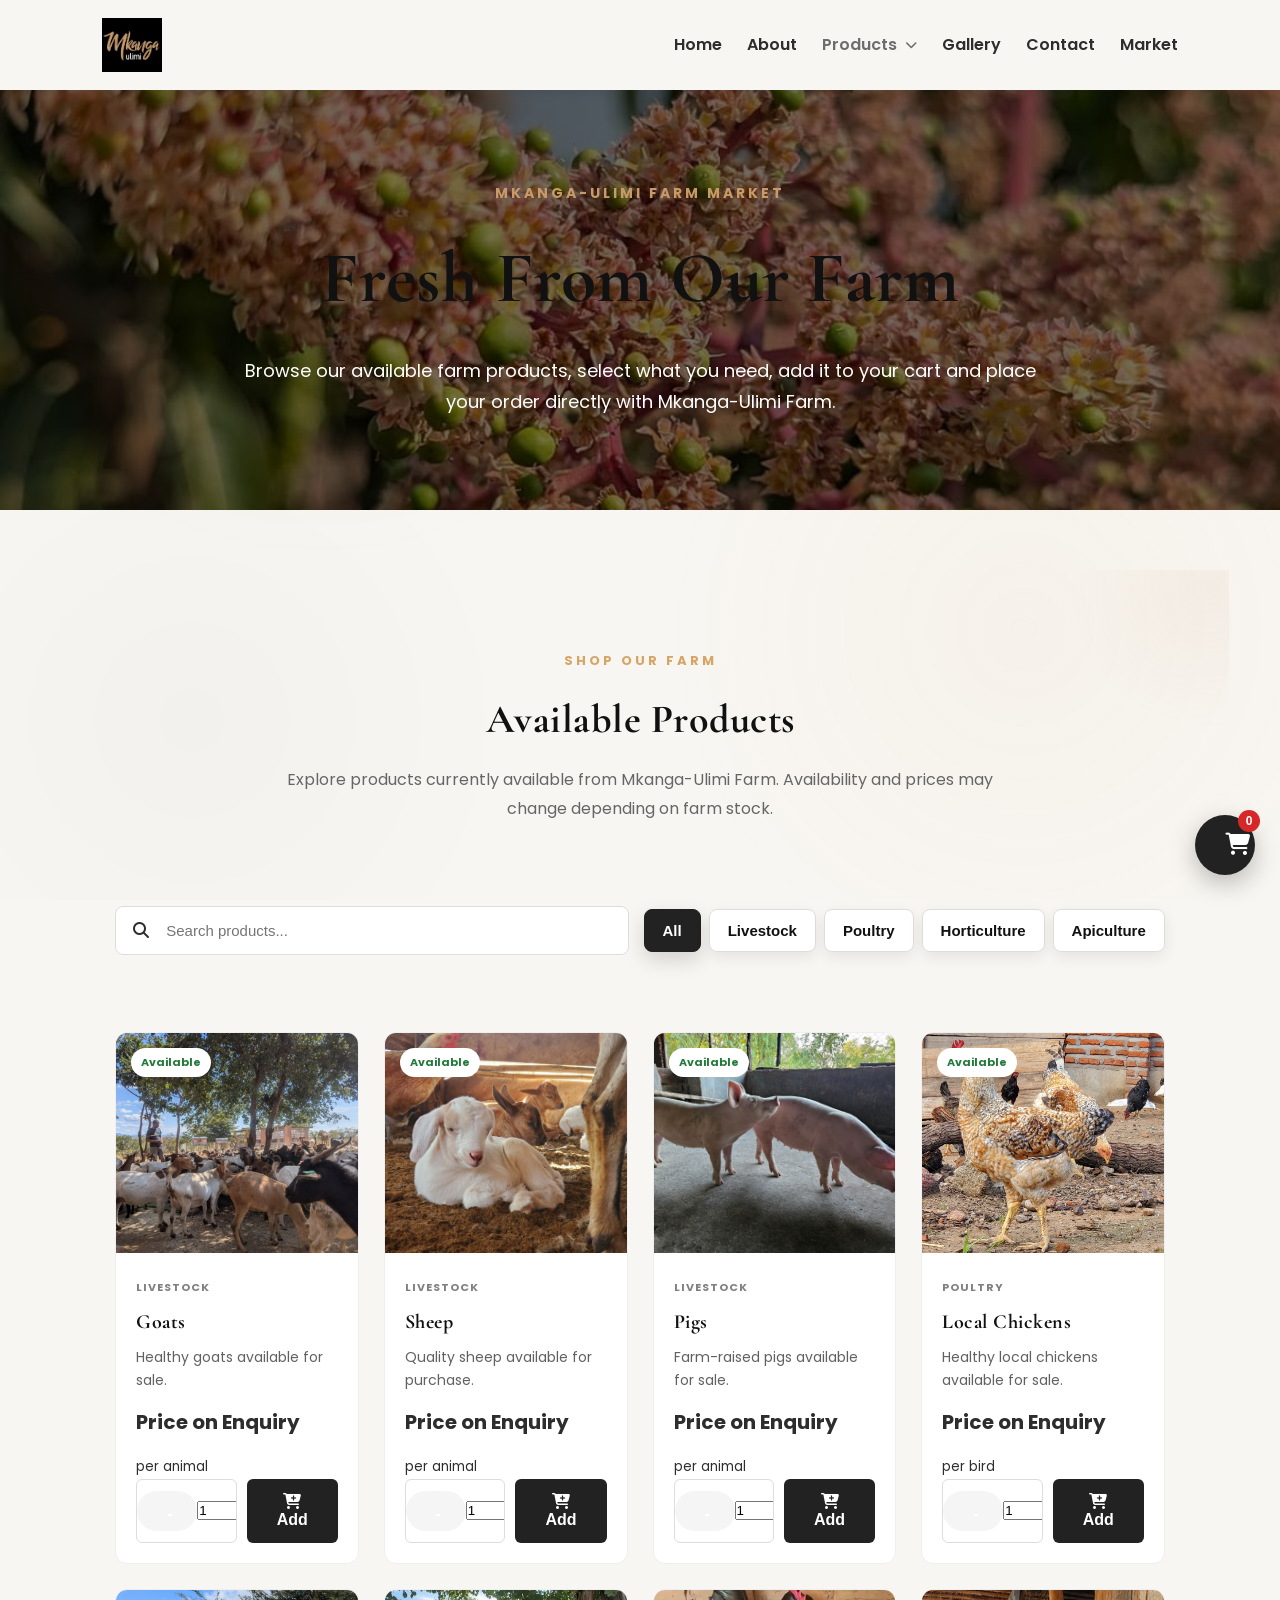
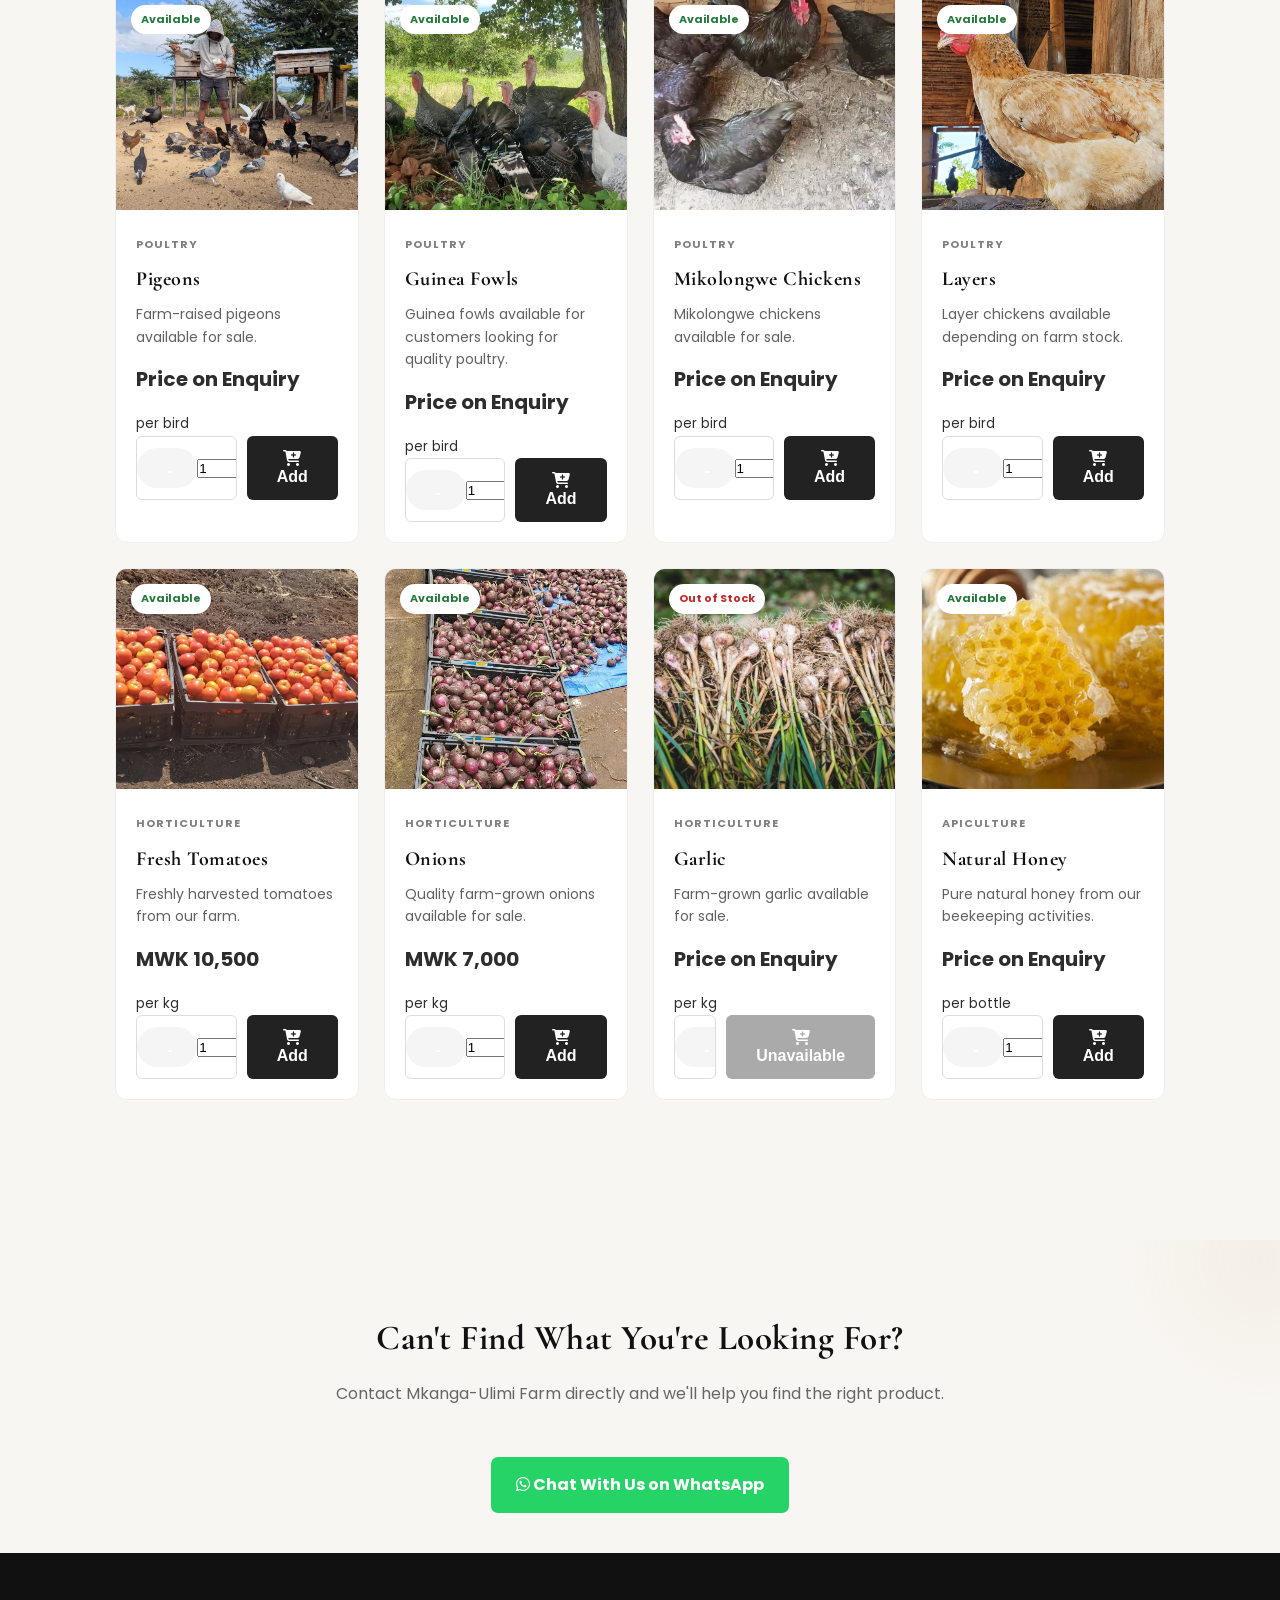
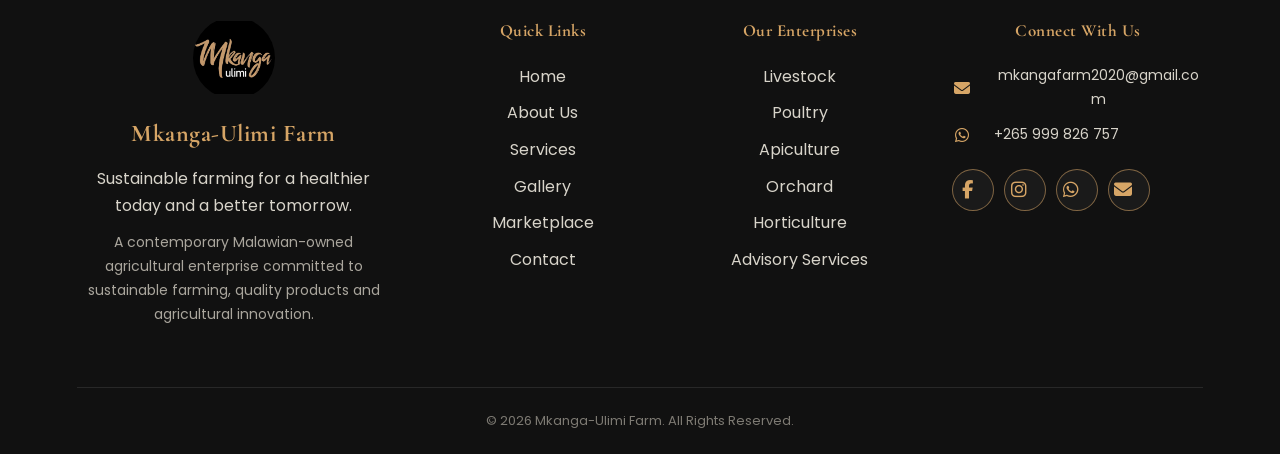
<file: order.html>
<!DOCTYPE html>
<html lang="en">
<head>
  <meta charset="UTF-8">
  <meta name="viewport" content="width=device-width, initial-scale=1.0">
  <meta name="description" content="Shop fresh farm products from Mkanga-Ulimi Farm. Browse livestock, poultry, horticultural products and honey available for sale.">
  <title>Market | Mkanga-Ulimi Farm</title>
  <link rel="icon" href="assets/images/logo.png">
  <link rel="stylesheet" href="assets/css/style.css">
  <link rel="stylesheet" href="assets/css/responsive.css">
  <link rel="stylesheet" href="assets/css/animations.css">
  <link rel="stylesheet" href="https://cdnjs.cloudflare.com/ajax/libs/font-awesome/6.7.2/css/all.min.css">

  <style>
    .market-hero{min-height:420px;display:flex;align-items:center;justify-content:center;text-align:center;padding:80px 20px;background:linear-gradient(rgba(0,0,0,.55),rgba(0,0,0,.55)),url("assets/images/hero.jpg") center/cover no-repeat}
    .market-hero-content{max-width:800px;color:#fff}.market-hero-content .small-title{font-size:14px;letter-spacing:3px;font-weight:700;margin-bottom:15px}.market-hero-content h1{font-size:clamp(40px,7vw,72px);margin:0 0 20px}.market-hero-content p{font-size:18px;line-height:1.7;margin:0 auto}
    .market-section{padding:80px 5%}.market-heading{text-align:center;max-width:750px;margin:0 auto 45px}.market-heading .section-label{font-size:13px;letter-spacing:3px;font-weight:700}.market-heading h2{font-size:40px;margin:10px 0 15px}.market-heading p{line-height:1.7}
    .market-controls{max-width:1200px;margin:0 auto 40px;display:flex;gap:15px;flex-wrap:wrap;justify-content:space-between;align-items:center}.market-search{flex:1;min-width:250px;position:relative}.market-search i{position:absolute;left:18px;top:50%;transform:translateY(-50%)}.market-search input{width:100%;padding:15px 20px 15px 50px;border:1px solid #ddd;border-radius:8px;font-size:15px;outline:none;box-sizing:border-box}
    .category-filters{display:flex;gap:8px;flex-wrap:wrap}.category-btn{border:1px solid #ddd;background:#fff;padding:12px 18px;border-radius:8px;cursor:pointer;font-weight:600;transition:.3s}.category-btn:hover,.category-btn.active{background:#222;color:#fff;border-color:#222}
    .market-products{max-width:1200px;margin:0 auto;display:grid;grid-template-columns:repeat(4,1fr);gap:25px}.market-product-card{background:#fff;border-radius:12px;overflow:hidden;border:1px solid #eee;transition:transform .3s,box-shadow .3s}.market-product-card:hover{transform:translateY(-6px);box-shadow:0 15px 35px rgba(0,0,0,.1)}
    .product-image{height:220px;position:relative;overflow:hidden;background:#f2f2f2}.product-image img{width:100%;height:100%;object-fit:cover;transition:transform .4s}.market-product-card:hover .product-image img{transform:scale(1.06)}
    .availability{position:absolute;top:15px;left:15px;padding:6px 10px;border-radius:20px;font-size:11px;font-weight:700;background:#fff}.availability.in-stock{color:#237a3b}.availability.out-of-stock{color:#c62828}
    .product-details{padding:20px}.product-category{font-size:11px;text-transform:uppercase;letter-spacing:1px;font-weight:700;opacity:.6}.product-details h3{margin:8px 0;font-size:20px}.product-description{font-size:14px;line-height:1.6;opacity:.75;min-height:45px}.product-price{font-size:20px;font-weight:700;margin:15px 0}.product-actions{display:flex;gap:10px}
    .quantity-control{display:flex;align-items:center;border:1px solid #ddd;border-radius:6px;overflow:hidden}.quantity-control button{border:none;background:#f5f5f5;width:32px;height:40px;cursor:pointer;font-weight:700}.quantity-control span{width:30px;text-align:center;font-weight:600}
    .add-cart-btn{flex:1;border:none;border-radius:6px;background:#222;color:#fff;cursor:pointer;font-weight:600;transition:.3s}.add-cart-btn:hover{opacity:.85}.add-cart-btn:disabled{background:#aaa;cursor:not-allowed}
    .no-products{display:none;text-align:center;padding:60px 20px;grid-column:1/-1}
    .cart-button{position:fixed;right:25px;bottom:25px;width:60px;height:60px;border-radius:50%;border:none;background:#222;color:#fff;cursor:pointer;z-index:1000;font-size:22px;box-shadow:0 8px 25px rgba(0,0,0,.25)}.cart-count{position:absolute;top:-5px;right:-5px;background:#d62828;color:#fff;width:22px;height:22px;border-radius:50%;font-size:12px;display:flex;align-items:center;justify-content:center;font-weight:700}
    .cart-overlay{position:fixed;inset:0;background:rgba(0,0,0,.55);z-index:2000;display:none}.cart-overlay.active{display:block}.cart-panel{position:absolute;right:0;top:0;height:100%;width:min(450px,100%);background:#fff;padding:30px;box-sizing:border-box;overflow-y:auto}.cart-header{display:flex;justify-content:space-between;align-items:center;border-bottom:1px solid #eee;padding-bottom:20px}.cart-header h2{margin:0}.close-cart{border:none;background:none;font-size:25px;cursor:pointer}.cart-items{margin:25px 0}.cart-item{display:flex;justify-content:space-between;gap:15px;border-bottom:1px solid #eee;padding:15px 0}.cart-item h4{margin:0 0 5px}.cart-item p{margin:0;font-size:13px}.remove-item{border:none;background:none;color:#c62828;cursor:pointer}.cart-total{display:flex;justify-content:space-between;font-size:20px;font-weight:700;padding:20px 0}.checkout-btn{width:100%;padding:16px;border:none;border-radius:7px;background:#25d366;color:#fff;font-size:16px;font-weight:700;cursor:pointer}.empty-cart{text-align:center;padding:50px 20px;opacity:.7}
    .market-cta{text-align:center;padding:70px 20px}.market-cta h2{font-size:35px;margin-bottom:15px}.market-cta a{display:inline-block;margin-top:20px;padding:15px 25px;border-radius:7px;text-decoration:none;font-weight:700;background:#25d366;color:#fff}
    @media(max-width:1000px){.market-products{grid-template-columns:repeat(3,1fr)}}@media(max-width:750px){.market-products{grid-template-columns:repeat(2,1fr)}.market-controls{flex-direction:column;align-items:stretch}.category-filters{overflow-x:auto;flex-wrap:nowrap;padding-bottom:5px}}@media(max-width:500px){.market-products{grid-template-columns:1fr}.market-heading h2{font-size:30px}.market-section{padding:60px 20px}}
  </style>
</head>

<body>
<header>
  <div class="logo-area"><a href="index.html"><img src="assets/images/logo.png" alt="Mkanga-Ulimi Farm Logo"></a></div>
  <div class="menu-icon"><i class="fa-solid fa-bars"></i></div>
  <nav id="navbar">
    <a href="index.html">Home</a>
    <a href="about.html">About</a>
    <div class="dropdown">
      <a href="#" class="dropbtn">Products <i class="fa-solid fa-chevron-down"></i></a>
      <div class="dropdown-content">
        <a href="livestock.html">Livestock</a>
        <a href="poultry.html">Poultry</a>
        <a href="horticulture.html">Horticulture</a>
        <a href="apiculture.html">Apiculture</a>
        <a href="advisory-services.html">Advisory Services</a>
      </div>
    </div>
    <a href="gallery.html">Gallery</a>
    <a href="contact.html">Contact</a>
    <a href="order.html">Market</a>
  </nav>
</header>

<section class="market-hero">
  <div class="market-hero-content">
    <p class="small-title">MKANGA-ULIMI FARM MARKET</p>
    <h1>Fresh From Our Farm</h1>
    <p>Browse our available farm products, select what you need, add it to your cart and place your order directly with Mkanga-Ulimi Farm.</p>
  </div>
</section>

<section class="market-section">
  <div class="market-heading">
    <p class="section-label">SHOP OUR FARM</p>
    <h2>Available Products</h2>
    <p>Explore products currently available from Mkanga-Ulimi Farm. Availability and prices may change depending on farm stock.</p>
  </div>

  <div class="market-controls">
    <div class="market-search">
      <i class="fa-solid fa-search"></i>
      <input type="text" id="productSearch" placeholder="Search products...">
    </div>
    <div class="category-filters" id="categoryFilters"></div>
  </div>

  <div class="market-products" id="productGrid"></div>

  <div class="no-products" id="noProducts">
    <i class="fa-solid fa-box-open fa-2x"></i>
    <h3>No products found</h3>
    <p>Try searching for another product or category.</p>
  </div>
</section>

<section class="market-cta">
  <h2>Can't Find What You're Looking For?</h2>
  <p>Contact Mkanga-Ulimi Farm directly and we'll help you find the right product.</p>
  <a href="https://wa.me/265999826757" target="_blank" rel="noopener">
    <i class="fab fa-whatsapp"></i> Chat With Us on WhatsApp
  </a>
</section>

<footer class="site-footer">
  <div class="footer-container">
    <div class="footer-column footer-brand">
      <img src="assets/images/logo.png" alt="Mkanga-Ulimi Farm Logo" class="footer-logo">
      <h3>Mkanga-Ulimi Farm</h3>
      <p>Sustainable farming for a healthier today and a better tomorrow.</p>
      <p class="footer-description">A contemporary Malawian-owned agricultural enterprise committed to sustainable farming, quality products and agricultural innovation.</p>
    </div>

    <div class="footer-column">
      <h4>Quick Links</h4>
      <ul class="footer-links">
        <li><a href="index.html">Home</a></li>
        <li><a href="about.html">About Us</a></li>
        <li><a href="services.html">Services</a></li>
        <li><a href="gallery.html">Gallery</a></li>
        <li><a href="market.html">Marketplace</a></li>
        <li><a href="contact.html">Contact</a></li>
      </ul>
    </div>

    <div class="footer-column">
      <h4>Our Enterprises</h4>
      <ul class="footer-links">
        <li><a href="livestock.html">Livestock</a></li>
        <li><a href="poultry.html">Poultry</a></li>
        <li><a href="apiculture.html">Apiculture</a></li>
        <li><a href="orchard.html">Orchard</a></li>
        <li><a href="horticulture.html">Horticulture</a></li>
        <li><a href="advisory-services.html">Advisory Services</a></li>
      </ul>
    </div>

    <div class="footer-column footer-contact">
      <h4>Connect With Us</h4>
      <p><i class="fas fa-envelope" aria-hidden="true"></i> <a href="mailto:mkangafarm2020@gmail.com">mkangafarm2020@gmail.com</a></p>
      <p><i class="fab fa-whatsapp" aria-hidden="true"></i> <a href="https://wa.me/265999826757" target="_blank" rel="noopener">+265 999 826 757</a></p>
      <div class="social-icons" aria-label="Social media links">
        <a href="https://facebook.com/mkangaulimi" target="_blank" rel="noopener" aria-label="Facebook"><i class="fab fa-facebook-f" aria-hidden="true"></i></a>
        <a href="#" aria-label="Instagram"><i class="fab fa-instagram" aria-hidden="true"></i></a>
        <a href="https://wa.me/265999826757" target="_blank" rel="noopener" aria-label="WhatsApp"><i class="fab fa-whatsapp" aria-hidden="true"></i></a>
        <a href="mailto:mkangafarm2020@gmail.com" aria-label="Email"><i class="fas fa-envelope" aria-hidden="true"></i></a>
      </div>
    </div>
  </div>

  <div class="footer-bottom">
    <p>&copy; 2026 Mkanga-Ulimi Farm. All Rights Reserved.</p>
  </div>
</footer>

<button class="cart-button" onclick="openCart()" aria-label="Open shopping cart">
  <i class="fa-solid fa-cart-shopping"></i>
  <span class="cart-count" id="cartCount">0</span>
</button>

<div class="cart-overlay" id="cartOverlay">
  <div class="cart-panel">
    <div class="cart-header">
      <h2>Your Cart</h2>
      <button class="close-cart" onclick="closeCart()">&times;</button>
    </div>
    <div class="cart-items" id="cartItems">
      <div class="empty-cart"><i class="fa-solid fa-cart-shopping fa-2x"></i><p>Your cart is empty.</p></div>
    </div>
    <div class="cart-total">
      <span>Total</span>
      <span id="cartTotal">Price on Enquiry</span>
    </div>
    <button class="checkout-btn" onclick="checkoutWhatsApp()">
      <i class="fab fa-whatsapp"></i> Order via WhatsApp
    </button>
  </div>
</div>

<script src="assets/js/products.js"></script>
<script src="assets/js/market.js"></script>
<script src="assets/js/main.js"></script>
</body>
</html>
</file>
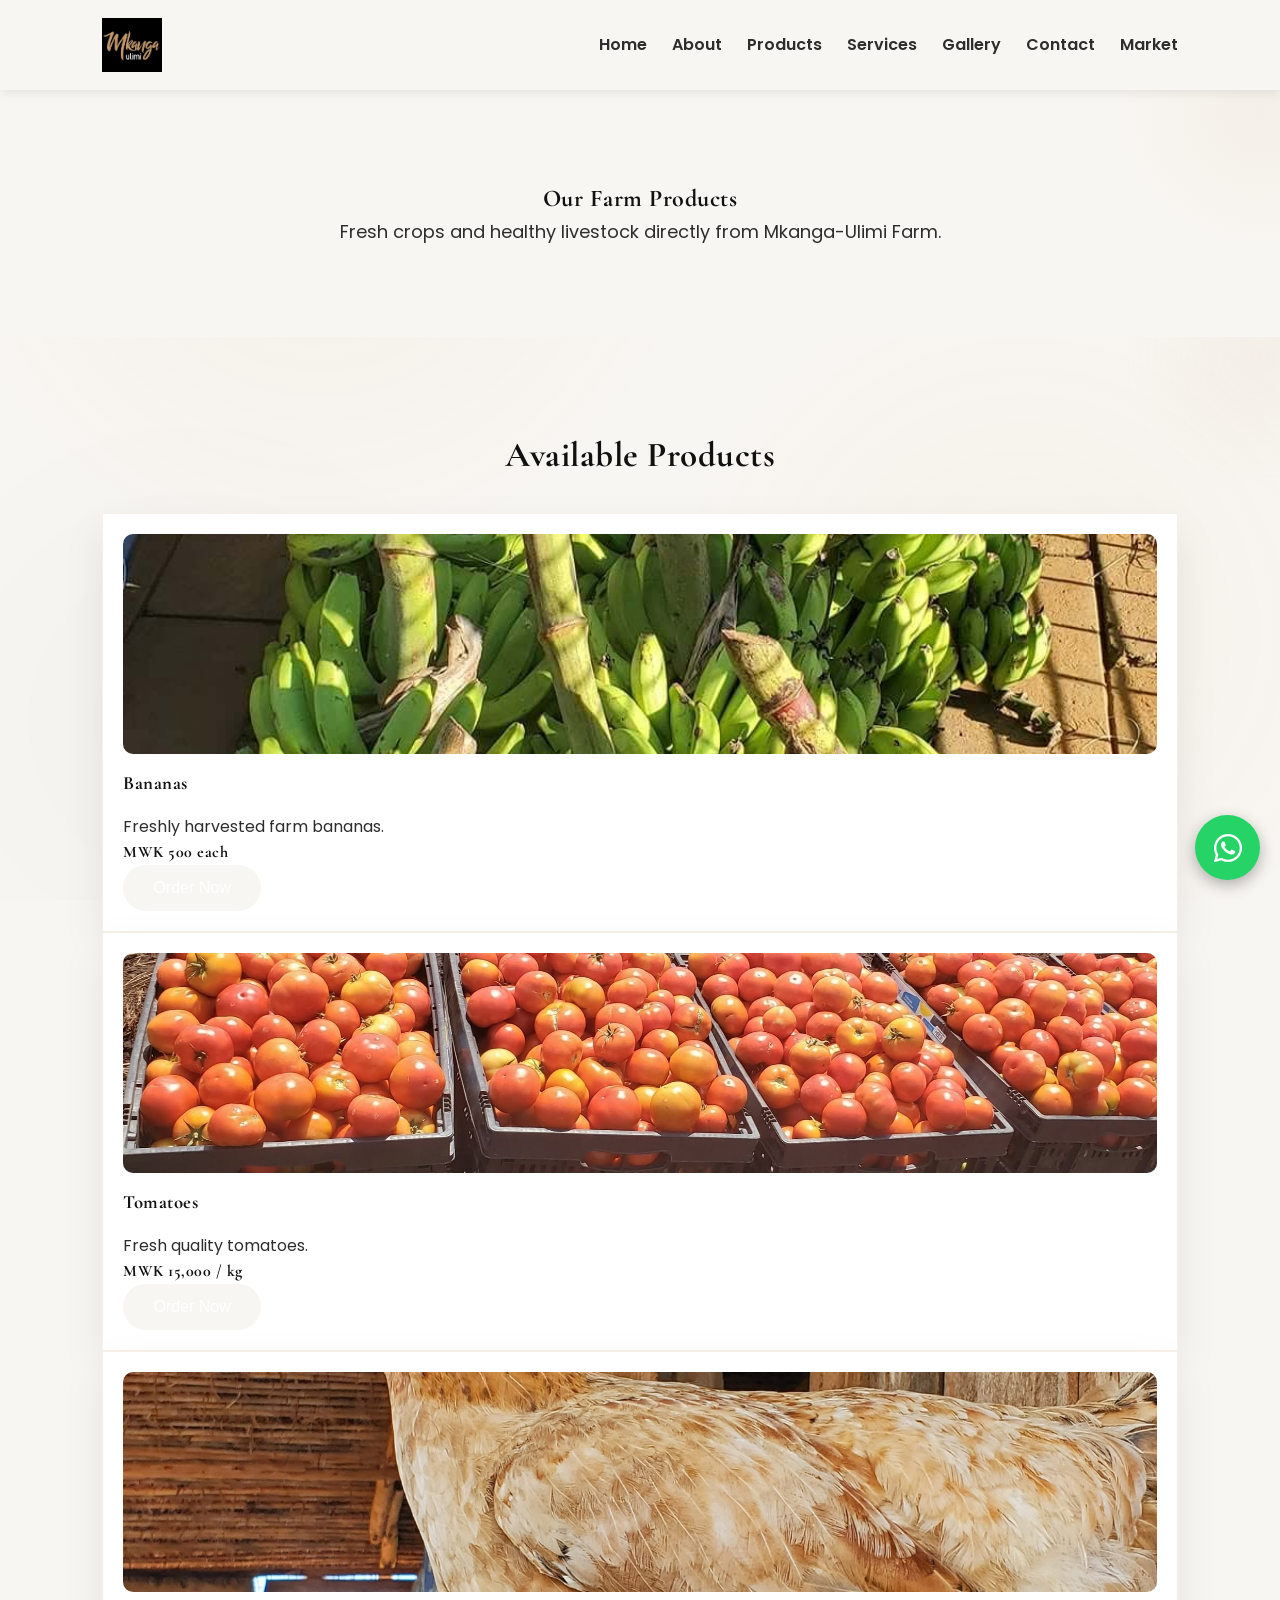
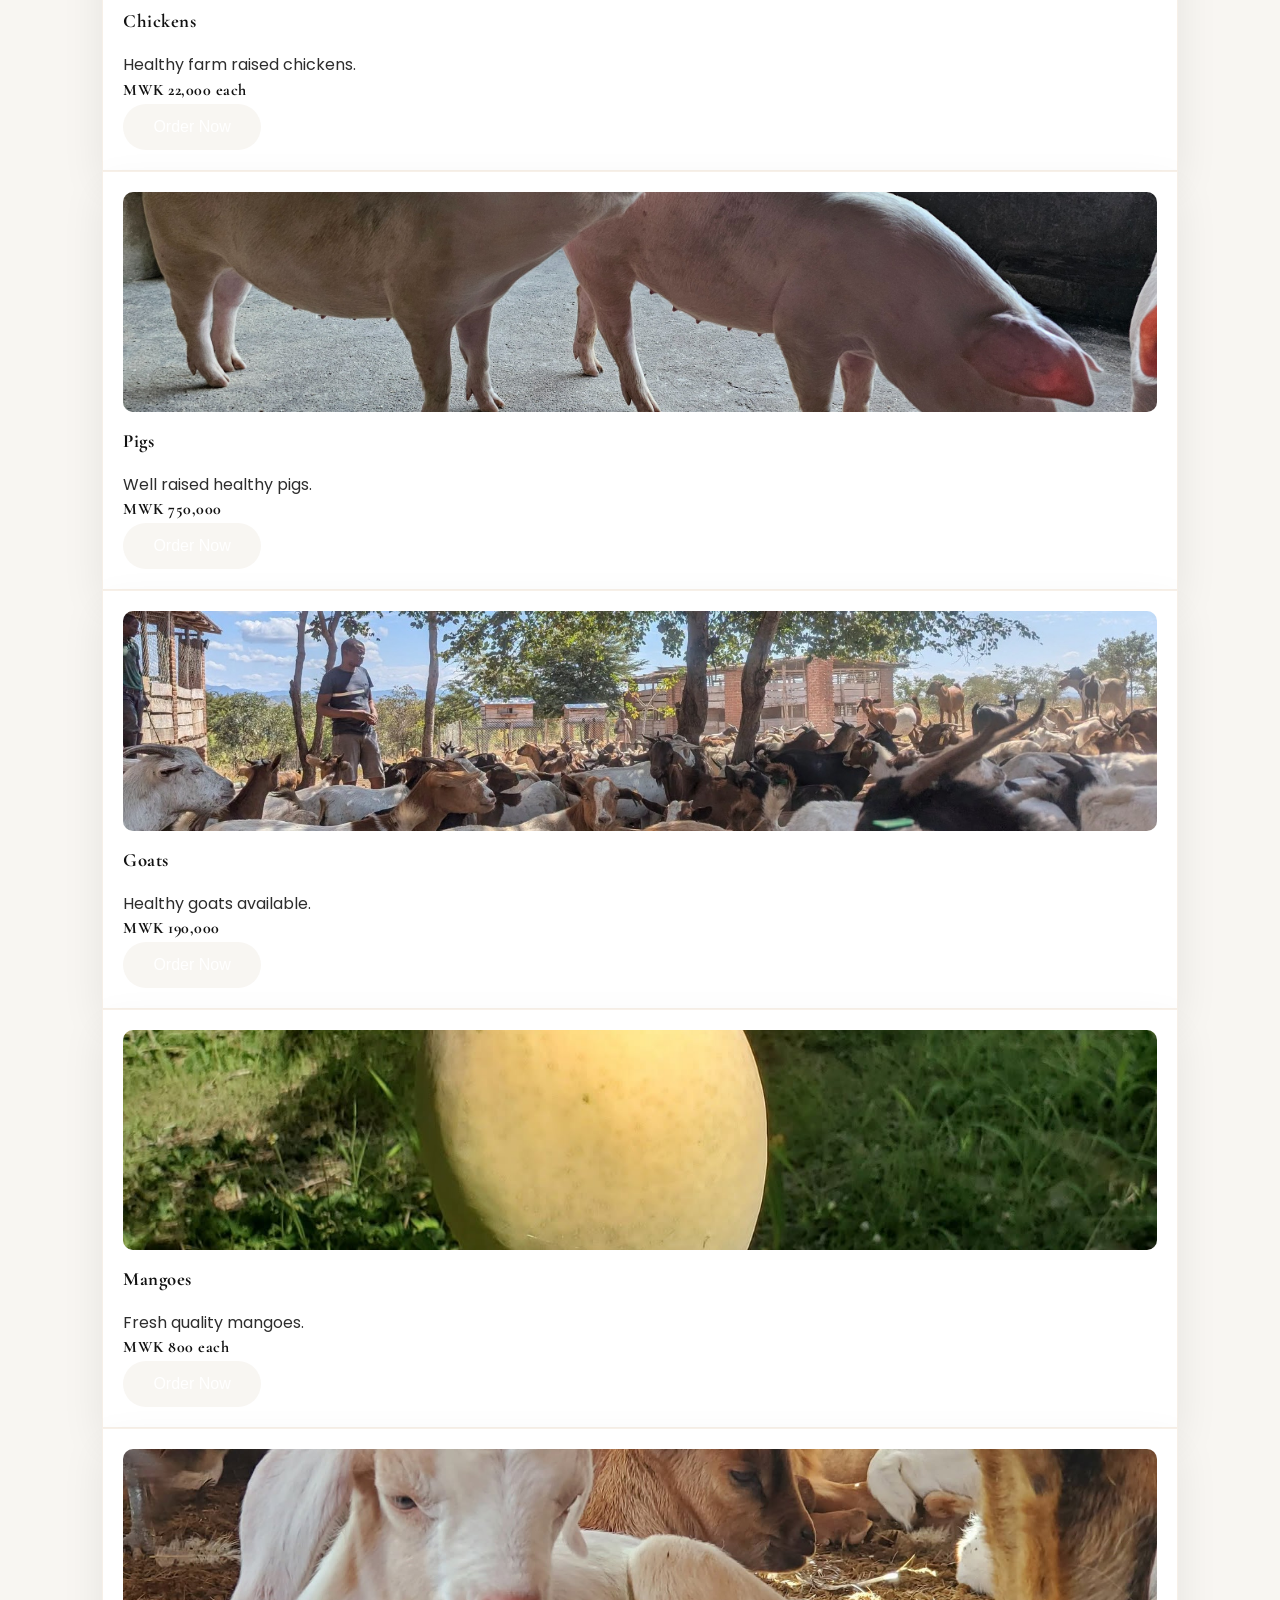
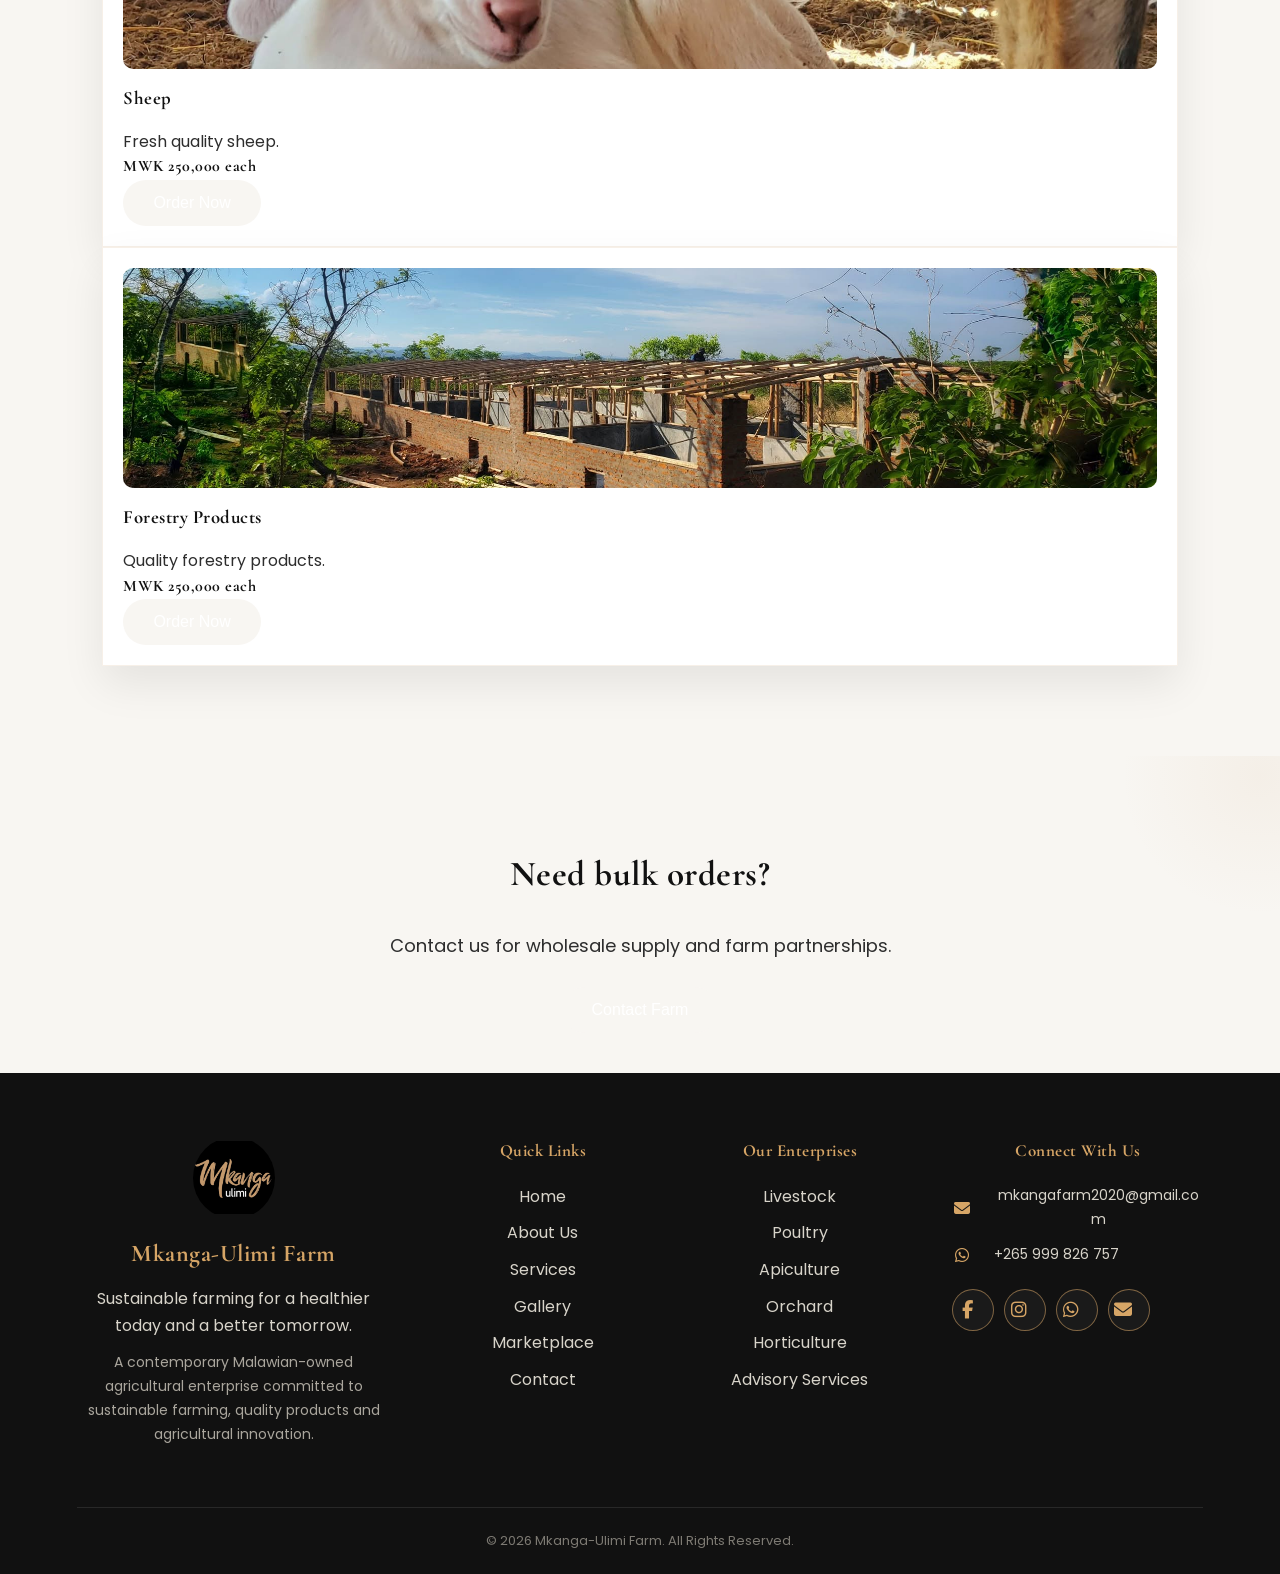
<file: products.html>
<!DOCTYPE html>
<html lang="en">
  <head>
    <meta property="og:title" content="Mkanga-Ulimi Farm" />

    <meta property="og:description" content="Quality crops, livestock and agricultural solutions in Malawi." />

    <meta property="og:image" content="https://christophermwakapenda.github.io/Farm-Website/assets/images/logo.png" />

    <meta property="og:type" content="website" />

    <meta property="og:title" content="Mkanga-Ulimi Farm" />

    <meta property="og:description" content="Quality crops, livestock and agricultural solutions in Malawi." />

    <meta property="og:image" content="assets/images/logo.png" />

    <meta property="og:type" content="website" />

    <meta charset="UTF-8" />

    <meta name="viewport" content="width=device-width, initial-scale=1.0" />

    <title>Farm Products | Mkanga-Ulimi Farm</title>

    <meta name="description" content="Buy fresh crops and livestock products from Mkanga-Ulimi Farm Malawi." />

    <link rel="icon" href="assets/images/logo.png" />

    <link rel="stylesheet" href="assets/css/style.css" />

    <link rel="stylesheet" href="assets/css/responsive.css" />

    <link rel="stylesheet" href="assets/css/animations.css" />

    <link rel="stylesheet" href="https://cdnjs.cloudflare.com/ajax/libs/font-awesome/6.7.2/css/all.min.css" />
  </head>

  <body>
    <header>
      <div class="logo-area">
        <a href="index.html">
          <img src="assets/images/logo.png" alt="Mkanga-Ulimi Logo" />
        </a>
      </div>

      <div class="menu-icon">☰</div>

      <nav id="navbar">
        <a href="index.html">Home</a>

        <a href="about.html">About</a>

        <a href="products.html">Products</a>

        <a href="services.html">Services</a>

        <a href="gallery.html">Gallery</a>

        <a href="contact.html">Contact</a>

       <a href="market.html">Market</a>
      </nav>
    </header>

    <section class="why-us">
      <h1>Our Farm Products</h1>

      <p>Fresh crops and healthy livestock directly from Mkanga-Ulimi Farm.</p>
    </section>

    <section>
      <h2>Available Products</h2>

      <div class="cards" id="product-list"></div>

      <div class="product-card">
        <img src="assets/images/bananas.jpg" alt="Fresh bananas" />

        <h3>Bananas</h3>

        <p>Freshly harvested farm bananas.</p>

        <h4>MWK 500 each</h4>

        <a href="https://wa.me/265999826757?text=Hello Mkanga-Ulimi, I want to order Bananas">
          <button>Order Now</button>
        </a>
      </div>

      <div class="product-card">
        <img src="assets/images/tomatoes.jpg" alt="Tomatoes" />

        <h3>Tomatoes</h3>

        <p>Fresh quality tomatoes.</p>

        <h4>MWK 15,000 / kg</h4>

        <a href="https://wa.me/265999826757?text=Hello Mkanga-Ulimi, I want to order Tomatoes">
          <button>Order Now</button>
        </a>
      </div>

      <div class="product-card">
        <img src="assets/images/chickens.jpg" alt="Broiler chickens" />

        <h3>Chickens</h3>

        <p>Healthy farm raised chickens.</p>

        <h4>MWK 22,000 each</h4>

        <a href="https://wa.me/265999826757?text=Hello Mkanga-Ulimi, I want to order Chickens">
          <button>Order Now</button>
        </a>
      </div>

      <div class="product-card">
        <img src="assets/images/pigs.jpg" alt="pigs" />

        <h3>Pigs</h3>

        <p>Well raised healthy pigs.</p>

        <h4>MWK 750,000</h4>

        <a href="https://wa.me/265999826757?text=Hello Mkanga-Ulimi, I want to order Pigs">
          <button>Order Now</button>
        </a>
      </div>

      <div class="product-card">
        <img src="assets/images/goats.jpg" alt="Goats" />

        <h3>Goats</h3>

        <p>Healthy goats available.</p>

        <h4>MWK 190,000</h4>

        <a href="https://wa.me/265999826757?text=Hello Mkanga-Ulimi, I want to order Goats">
          <button>Order Now</button>
        </a>
      </div>

      <div class="product-card">
        <img src="assets/images/mangoes.jpg" alt="Mangoes" />

        <h3>Mangoes</h3>

        <p>Fresh quality mangoes.</p>

        <h4>MWK 800 each</h4>

        <a href="https://wa.me/265999826757?text=Hello Mkanga-Ulimi, I want to order Mangoes">
          <button>Order Now</button>
        </a>
      </div>

      <div class="product-card">
        <img src="assets/images/sheep.jpg" alt="Sheep" />

        <h3>Sheep</h3>

        <p>Fresh quality sheep.</p>

        <h4>MWK 250,000 each</h4>

        <a href="https://wa.me/265999826757?text=Hello Mkanga-Ulimi, I want to order Sheep">
          <button>Order Now</button>
        </a>
      </div>

      <div class="product-card">
        <img src="assets/images/forestry.jpg" alt="Forestry Products" />

        <h3>Forestry Products</h3>

        <p>Quality forestry products.</p>

        <h4>MWK 250,000 each</h4>

        <a href="https://wa.me/265999826757?text=Hello Mkanga-Ulimi, I want to order Forestry Products">
          <button>Order Now</button>
        </a>
      </div>
    </section>

    <section class="why-us">
      <h2>Need bulk orders?</h2>

      <p>Contact us for wholesale supply and farm partnerships.</p>

      <br />

      <a href="contact.html">
        <button>Contact Farm</button>
      </a>
    </section>

    <footer class="site-footer">
  <div class="footer-container">
    <div class="footer-column footer-brand">
      <img src="assets/images/logo.png" alt="Mkanga-Ulimi Farm Logo" class="footer-logo">
      <h3>Mkanga-Ulimi Farm</h3>
      <p>Sustainable farming for a healthier today and a better tomorrow.</p>
      <p class="footer-description">A contemporary Malawian-owned agricultural enterprise committed to sustainable farming, quality products and agricultural innovation.</p>
    </div>

    <div class="footer-column">
      <h4>Quick Links</h4>
      <ul class="footer-links">
        <li><a href="index.html">Home</a></li>
        <li><a href="about.html">About Us</a></li>
        <li><a href="services.html">Services</a></li>
        <li><a href="gallery.html">Gallery</a></li>
        <li><a href="market.html">Marketplace</a></li>
        <li><a href="contact.html">Contact</a></li>
      </ul>
    </div>

    <div class="footer-column">
      <h4>Our Enterprises</h4>
      <ul class="footer-links">
        <li><a href="livestock.html">Livestock</a></li>
        <li><a href="poultry.html">Poultry</a></li>
        <li><a href="apiculture.html">Apiculture</a></li>
        <li><a href="orchard.html">Orchard</a></li>
        <li><a href="horticulture.html">Horticulture</a></li>
        <li><a href="advisory-services.html">Advisory Services</a></li>
      </ul>
    </div>

    <div class="footer-column footer-contact">
      <h4>Connect With Us</h4>
      <p><i class="fas fa-envelope" aria-hidden="true"></i> <a href="mailto:mkangafarm2020@gmail.com">mkangafarm2020@gmail.com</a></p>
      <p><i class="fab fa-whatsapp" aria-hidden="true"></i> <a href="https://wa.me/265999826757" target="_blank" rel="noopener">+265 999 826 757</a></p>
      <div class="social-icons" aria-label="Social media links">
        <a href="https://facebook.com/mkangaulimi" target="_blank" rel="noopener" aria-label="Facebook"><i class="fab fa-facebook-f" aria-hidden="true"></i></a>
        <a href="#" aria-label="Instagram"><i class="fab fa-instagram" aria-hidden="true"></i></a>
        <a href="https://wa.me/265999826757" target="_blank" rel="noopener" aria-label="WhatsApp"><i class="fab fa-whatsapp" aria-hidden="true"></i></a>
        <a href="mailto:mkangafarm2020@gmail.com" aria-label="Email"><i class="fas fa-envelope" aria-hidden="true"></i></a>
      </div>
    </div>
  </div>

  <div class="footer-bottom">
    <p>&copy; 2026 Mkanga-Ulimi Farm. All Rights Reserved.</p>
  </div>
</footer>

    <a class="floating-whatsapp" href="https://wa.me/265999826757" target="_blank">
      <i class="fab fa-whatsapp"></i>
    </a>

    <script src="assets/js/main.js"></script>

    <script src="assets/js/products.js"></script>

    <script src="assets/js/product-display.js"></script>
  </body>
</html>
</file>
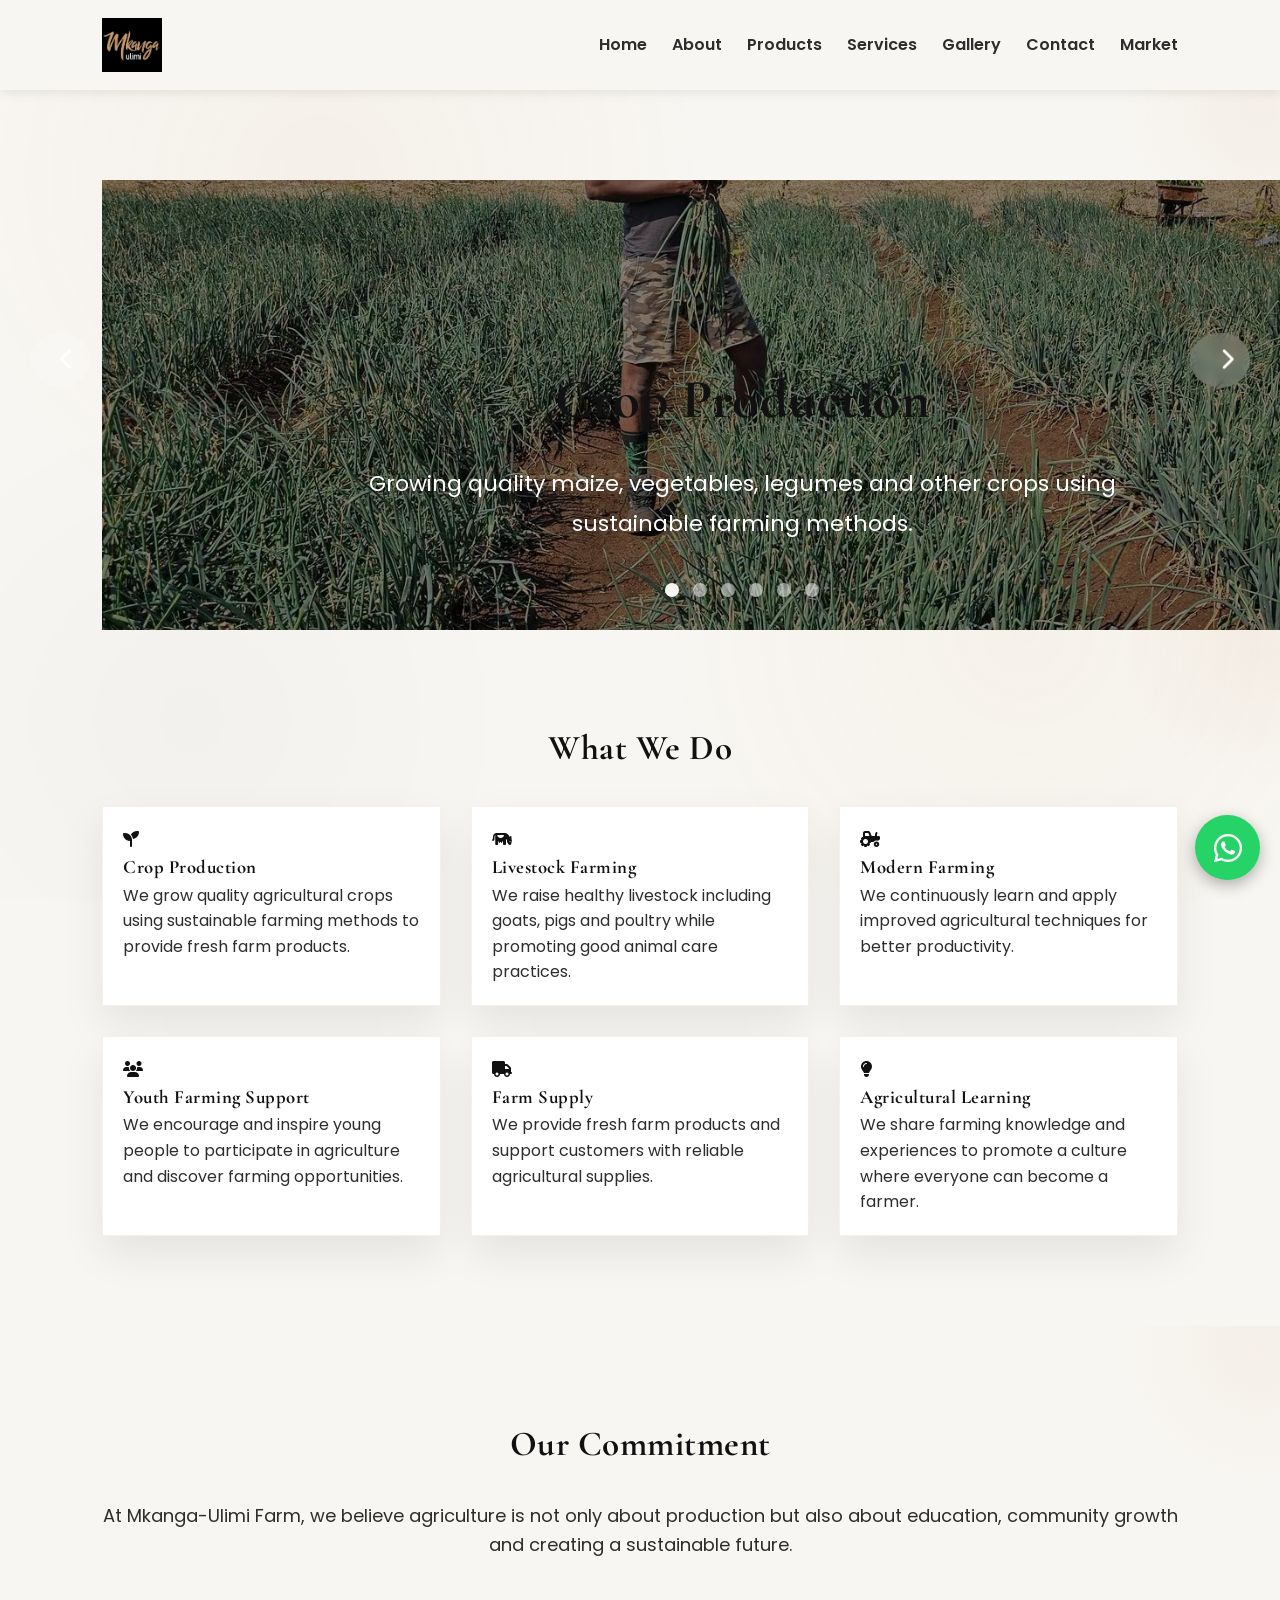
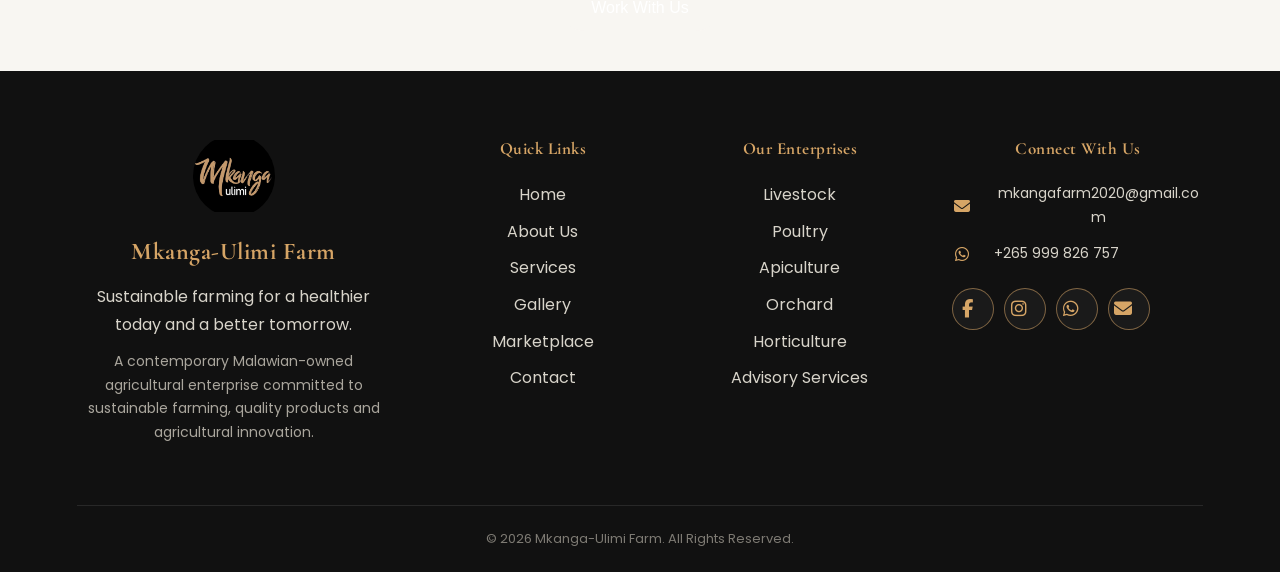
<file: services.html>
<!DOCTYPE html>
<html lang="en">
  <head>
    <meta property="og:title" content="Mkanga-Ulimi Farm" />

    <meta property="og:description" content="Quality crops, livestock and agricultural solutions in Malawi." />

    <meta property="og:image" content="https://christophermwakapenda.github.io/Farm-Website/assets/images/logo.png" />

    <meta property="og:type" content="website" />

    <meta property="og:title" content="Mkanga-Ulimi Farm" />

    <meta property="og:description" content="Quality crops, livestock and agricultural solutions in Malawi." />

    <meta property="og:image" content="assets/images/logo.png" />

    <meta property="og:type" content="website" />

    <meta charset="UTF-8" />

    <meta name="viewport" content="width=device-width, initial-scale=1.0" />

    <title>Services | Mkanga-Ulimi Farm</title>

    <meta
      name="description"
      content="Agricultural services offered by Mkanga-Ulimi Farm including crop farming, livestock farming and farming support."
    />

    <link rel="icon" href="assets/images/logo.png" />

    <link rel="stylesheet" href="assets/css/style.css" />

    <link rel="stylesheet" href="assets/css/responsive.css" />

    <link rel="stylesheet" href="assets/css/animations.css" />

    <link rel="stylesheet" href="https://cdnjs.cloudflare.com/ajax/libs/font-awesome/6.7.2/css/all.min.css" />
  </head>

  <body>
    <header>
      <div class="logo-area">
        <a href="index.html">
          <img src="assets/images/logo.png" alt="Mkanga-Ulimi Logo" />
        </a>
      </div>

      <div class="menu-icon">☰</div>

      <nav id="navbar">
        <a href="index.html">Home</a>

        <a href="about.html">About</a>

        <a href="products.html">Products</a>

        <a href="services.html">Services</a>

        <a href="gallery.html">Gallery</a>

        <a href="contact.html">Contact</a>

       <a href="market.html">Market</a>
      </nav>
    </header>

    <!-- ================= SERVICES HERO SLIDER ================= -->

    <section class="service-slider">
      <div class="service-slide active">
        <img src="assets/images/service1.jpg" alt="Crop Production" />

        <div class="service-overlay"></div>

        <div class="service-content">
          <h1>Crop Production</h1>

          <p>Growing quality maize, vegetables, legumes and other crops using sustainable farming methods.</p>
        </div>
      </div>

      <div class="service-slide">
        <img src="assets/images/service2.jpg" alt="Livestock Farming" />

        <div class="service-overlay"></div>

        <div class="service-content">
          <h1>Livestock Farming</h1>

          <p>Raising healthy goats, pigs, poultry and cattle through responsible animal management.</p>
        </div>
      </div>

      <div class="service-slide">
        <img src="assets/images/service3.jpg" alt="Modern Farming" />

        <div class="service-overlay"></div>

        <div class="service-content">
          <h1>Modern Farming</h1>

          <p>Applying innovative farming technologies for higher productivity and sustainability.</p>
        </div>
      </div>

      <div class="service-slide">
        <img src="assets/images/service4.jpg" alt="Youth Support" />

        <div class="service-overlay"></div>

        <div class="service-content">
          <h1>Youth Farming Support</h1>

          <p>Inspiring and empowering young people to build successful careers in agriculture.</p>
        </div>
      </div>

      <div class="service-slide">
        <img src="assets/images/service5.jpg" alt="Farm Supply" />

        <div class="service-overlay"></div>

        <div class="service-content">
          <h1>Farm Supply</h1>

          <p>Delivering fresh farm produce and agricultural products to customers across Malawi.</p>
        </div>
      </div>

      <div class="service-slide">
        <img src="assets/images/service6.jpg" alt="Agricultural Learning" />

        <div class="service-overlay"></div>

        <div class="service-content">
          <h1>Agricultural Learning</h1>

          <p>Sharing practical farming knowledge to build stronger farming communities.</p>
        </div>
      </div>

      <button class="service-prev">
        <i class="fa-solid fa-chevron-left"></i>
      </button>

      <button class="service-next">
        <i class="fa-solid fa-chevron-right"></i>
      </button>

      <div class="service-dots">
        <span class="service-dot active"></span>
        <span class="service-dot"></span>
        <span class="service-dot"></span>
        <span class="service-dot"></span>
        <span class="service-dot"></span>
        <span class="service-dot"></span>
      </div>
    </section>

    <section>
      <h2>What We Do</h2>

      <div class="cards">
        <div class="service-card">
          <i class="fa fa-seedling"></i>

          <h3>Crop Production</h3>

          <p>We grow quality agricultural crops using sustainable farming methods to provide fresh farm products.</p>
        </div>

        <div class="service-card">
          <i class="fa fa-cow"></i>

          <h3>Livestock Farming</h3>

          <p>
            We raise healthy livestock including goats, pigs and poultry while promoting good animal care practices.
          </p>
        </div>

        <div class="service-card">
          <i class="fa fa-tractor"></i>

          <h3>Modern Farming</h3>

          <p>We continuously learn and apply improved agricultural techniques for better productivity.</p>
        </div>

        <div class="service-card">
          <i class="fa fa-users"></i>

          <h3>Youth Farming Support</h3>

          <p>We encourage and inspire young people to participate in agriculture and discover farming opportunities.</p>
        </div>

        <div class="service-card">
          <i class="fa fa-truck"></i>

          <h3>Farm Supply</h3>

          <p>We provide fresh farm products and support customers with reliable agricultural supplies.</p>
        </div>

        <div class="service-card">
          <i class="fa fa-lightbulb"></i>

          <h3>Agricultural Learning</h3>

          <p>We share farming knowledge and experiences to promote a culture where everyone can become a farmer.</p>
        </div>
      </div>
    </section>

    <section class="why-us">
      <h2>Our Commitment</h2>

      <p>
        At Mkanga-Ulimi Farm, we believe agriculture is not only about production but also about education, community
        growth and creating a sustainable future.
      </p>

      <br />

      <a href="contact.html">
        <button>Work With Us</button>
      </a>
    </section>

    <footer class="site-footer">
  <div class="footer-container">
    <div class="footer-column footer-brand">
      <img src="assets/images/logo.png" alt="Mkanga-Ulimi Farm Logo" class="footer-logo">
      <h3>Mkanga-Ulimi Farm</h3>
      <p>Sustainable farming for a healthier today and a better tomorrow.</p>
      <p class="footer-description">A contemporary Malawian-owned agricultural enterprise committed to sustainable farming, quality products and agricultural innovation.</p>
    </div>

    <div class="footer-column">
      <h4>Quick Links</h4>
      <ul class="footer-links">
        <li><a href="index.html">Home</a></li>
        <li><a href="about.html">About Us</a></li>
        <li><a href="services.html">Services</a></li>
        <li><a href="gallery.html">Gallery</a></li>
        <li><a href="market.html">Marketplace</a></li>
        <li><a href="contact.html">Contact</a></li>
      </ul>
    </div>

    <div class="footer-column">
      <h4>Our Enterprises</h4>
      <ul class="footer-links">
        <li><a href="livestock.html">Livestock</a></li>
        <li><a href="poultry.html">Poultry</a></li>
        <li><a href="apiculture.html">Apiculture</a></li>
        <li><a href="orchard.html">Orchard</a></li>
        <li><a href="horticulture.html">Horticulture</a></li>
        <li><a href="advisory-services.html">Advisory Services</a></li>
      </ul>
    </div>

    <div class="footer-column footer-contact">
      <h4>Connect With Us</h4>
      <p><i class="fas fa-envelope" aria-hidden="true"></i> <a href="mailto:mkangafarm2020@gmail.com">mkangafarm2020@gmail.com</a></p>
      <p><i class="fab fa-whatsapp" aria-hidden="true"></i> <a href="https://wa.me/265999826757" target="_blank" rel="noopener">+265 999 826 757</a></p>
      <div class="social-icons" aria-label="Social media links">
        <a href="https://facebook.com/mkangaulimi" target="_blank" rel="noopener" aria-label="Facebook"><i class="fab fa-facebook-f" aria-hidden="true"></i></a>
        <a href="#" aria-label="Instagram"><i class="fab fa-instagram" aria-hidden="true"></i></a>
        <a href="https://wa.me/265999826757" target="_blank" rel="noopener" aria-label="WhatsApp"><i class="fab fa-whatsapp" aria-hidden="true"></i></a>
        <a href="mailto:mkangafarm2020@gmail.com" aria-label="Email"><i class="fas fa-envelope" aria-hidden="true"></i></a>
      </div>
    </div>
  </div>

  <div class="footer-bottom">
    <p>&copy; 2026 Mkanga-Ulimi Farm. All Rights Reserved.</p>
  </div>
</footer>

    <a class="floating-whatsapp" href="https://wa.me/265999826757" target="_blank">
      <i class="fab fa-whatsapp"></i>
    </a>

    <script src="assets/js/main.js"></script>
  </body>
</html>
</file>
<file: assets/css/style.css>
/* =========================MKANGA-ULIMI FARMVERSION 2.0 STYLE========================= */
@import url('https://fonts.googleapis.com/css2?family=Cormorant+Garamond:wght@400;500;600;700&family=Poppins:wght@300;400;500;600;700&display=swap');
/* =================================MKANGA-ULIMI BRAND COLORS================================= */
:root{
    --primary:#111111;
    --secondary:#C89A67;
    --gold:#D6A566;
    --white:#FFFFFF;
    --cream:#F8F6F2;
    --soft:#F2ECE5;
    --dark:#2D2D2D;
    --grey:#666666;
    --green:#667A3E;
    --border:#E8DED1;
    --shadow:rgba(0,0,0,.08);
    --transition:.35s ease;
}
/* =================================GLOBAL COLORS================================= */
body{
    margin:0;
    padding:0;
    font-family:'Poppins',sans-serif;
    background:#F2ECE5;      /* Soft Mkanga gold */
    color:var(--text);
    overflow-x:hidden;
}

body::before{

content:"MKANGA ULIMI";

position:fixed;

top:50%;

left:50%;

transform:translate(-50%,-50%) rotate(-18deg);

font-family:"Cormorant Garamond",serif;

font-size:220px;

font-weight:700;

letter-spacing:18px;

color:#C89A67;

opacity:.025;

pointer-events:none;

white-space:nowrap;

z-index:-2;

}
body::after{

content:"";

position:fixed;

inset:0;

background-image:

radial-gradient(circle at 25% 20%,rgba(200,154,103,.06),transparent 32%),

radial-gradient(circle at 80% 70%,rgba(214,165,102,.05),transparent 30%),

radial-gradient(circle at 15% 80%,rgba(0,0,0,.02),transparent 25%);

pointer-events:none;

z-index:-3;

}
h1,
h2,
h3,
h4,
h5,
h6{

font-family:"Cormorant Garamond",serif;

color:var(--heading);

font-weight:700;

letter-spacing:.5px;

}
/* =================================HEADER================================= */
header{
	background:var(--white)
}
.logo-area h2{
	color:var(--dark-green)
}
nav a{
	color:var(--dark-text)
}
nav a:hover{
	color:var(--farm-green)
}
nav a.active{
	color:var(--farm-green);
	border-bottom:3px solid var(--farm-gold)
}
/* =================================BUTTONS================================= */
button,.btn-primary{
	background:#111111;

color:#fff;

border:2px solid #111111;

transition:.35s ease;
}
button:hover,.btn-primary:hover{
	background:var(--dark-green)
}
.btn-outline{
	border:2px solid white;
	color:white
}
.btn-outline:hover{
	background:var(--farm-gold);
	color:var(--dark-text)
}
/* =================================HERO================================= */
.hero-content span{
	color:var(--soft-gold)
}
.hero-buttons .btn-primary{
	background:var(--farm-green)
}
.hero-buttons .btn-outline:hover{
	background:var(--farm-gold)
}
/* =================================SECTIONS================================= */
section h2{
	color:var(--dark-green)
}
/* =================================CARDS================================= */
.service-card,.product-card{
	background:white;
	border-top:5px solid var(--farm-green)
}
.service-card:hover,.product-card:hover{
	box-shadow:0 15px 35px rgba(46,125,50,.25)
}
.service-card i,.product-card i{
	color:var(--farm-green)
}
.service-card h3,.product-card h3{
	color:var(--dark-green)
}
/* =================================SERVICE SLIDER================================= */
.service-dot.active{
	background:var(--farm-green)
}
.service-prev:hover,.service-next:hover{
	background:var(--farm-green)
}
/* =================================ABOUT PAGE================================= */
.about-text h1,.founder-text h1{
	color:var(--dark-green)
}
.quote{
	background:var(--cream);
	border-left:5px solid var(--farm-gold)
}
/* =================================WHY US================================= */
.why-us{
	background:var(--cream)
}
.why-us h2{
	color:var(--dark-green)
}
/* =================================GALLERY================================= */
.gallery-grid img:hover{
	box-shadow:0 10px 25px rgba(46,125,50,.3)
}
/* =================================FOOTER================================= */
footer{
	background:var(--dark-green);
	color:white
}
footer h3{
	color:white
}
.social-icons a{
	color:white
}
.social-icons a:hover{
	color:var(--soft-gold)
}
/* =================================WHATSAPP================================= */
.floating-whatsapp{
	background:#25D366
}
/* RESET */
*{
	margin:0;
	padding:0;
	box-sizing:border-box
}
html{
	scroll-behavior:smooth
}
body{
	font-family:'Poppins', Arial, sans-serif;
	color:var(--text);
	background:var(--cream);
	line-height:1.6
}
img{
	max-width:100%;
	display:block
}
a{
	text-decoration:none;
	color:inherit
}
/* =========================HEADER========================= */
header{
	width:100%;
	background:var(--cream);
	display:flex;
	justify-content:space-between;
	align-items:center;
	padding:15px 8%;
	position:sticky;
	top:0;
	z-index:1000;
	box-shadow:0 3px 10px rgba(0,0,0,0.08)
}
.logo-area{
	display:flex;
	align-items:center;
	gap:12px
}
.logo-area img{
	width:60px;
	height:60px;
	object-fit:contain
}
.logo-area h2{
	color:var(--primary);
	font-size:24px
}
nav{
	display:flex;
	gap:25px
}
nav a{
	font-weight:600;
	color:var(--text);
	transition:.3s
}
nav a:hover{
	color:var(--primary)
}
.menu-icon{
	display:none;
	font-size:30px;
	cursor:pointer
}
/* =========================HERO========================= */
.hero{
	height:80vh;
	background:linear-gradient(rgba(0,0,0,.45),rgba(0,0,0,.45)),url("../images/hero.jpg");
	background-size:cover;
	background-position:center;
	display:flex;
	align-items:center;
	justify-content:center;
	text-align:center;
	color:white
}
.hero-content{
	max-width:800px;
	padding:20px
}
.hero h1{
	font-size:55px;
	margin-bottom:20px
}
.hero p{
	font-size:22px;
	margin-bottom:30px
}
button{
	background:var(--cream);
	color:white;
	border:none;
	padding:14px 30px;
	border-radius:30px;
	cursor:pointer;
	font-size:16px;
	transition:.3s
}
button:hover{
	background:var(--black);
	transform:translateY(-3px)
}
.second-btn{
	background:#ffc107;
	color:var(--text)
}
/* =========================SECTIONS========================= */
section{

position:relative;

padding:90px 8%;

background:transparent;

overflow:hidden;

}
section::before{

content:"";

position:absolute;

right:-120px;

top:-120px;

width:280px;

height:280px;

border-radius:50%;

background:

radial-gradient(circle,

rgba(200,154,103,.08),

transparent 70%);

pointer-events:none;

}
section h2{
	text-align:center;
	font-size:35px;
	margin-bottom:30px;
	color:var(--primary)
}
/* =========================CARDS========================= */
.cards,.product-grid,.services-grid{
	display:grid;
	grid-template-columns:repeat(3,1fr);
	gap:30px
}
.product-card,.service-card{
	background:white;
	padding:20px;
box-shadow:

0 18px 40px rgba(0,0,0,.08);

border:1px solid rgba(200,154,103,.15);
	transition:.3s
}
.product-card:hover,.service-card:hover{
	transform:translateY(-8px)
}
.product-card img{
	height:220px;
	width:100%;
	object-fit:cover;
	border-radius:10px
}
.product-card h3{
	color:var(--primary);
	margin:15px 0
}
/* =========================ABOUT========================= */
.about-container{
	display:grid;
	grid-template-columns:1fr 1fr;
	gap:50px;
	align-items:center
}
.about-text{
	color:var(--text)
}
.about-text p{
	margin-bottom:20px
}
/* =========================WHY US========================= */
.why-us{
	background:var(--cream);
	text-align:center
}
.why-us p{
	font-size:18px
}
/* =========================GALLERY========================= */
.gallery-grid{
	display:grid;
	grid-template-columns:repeat(3,1fr);
	gap:20px
}
.gallery-grid img{
	height:250px;
	width:100%;
	object-fit:cover;
	border-radius:15px;
	transition:.3s
}
.gallery-grid img:hover{
	transform:scale(1.05)
}
/* =========================FOOTER========================= */
footer{
	background:var(--black);
	color:white;
	padding:30px 8%;
	text-align:center
}
footer h3{
	margin-bottom:15px
}
.social-icons{
	margin-top:20px
}
.social-icons a{
	font-size:25px;
	margin:10px
}
/* =========================WHATSAPP FLOAT========================= */
.floating-whatsapp{
	position:fixed;
	right:25px;
	bottom:25px;
	width:65px;
	height:65px;
	background:#25D366;
	border-radius:50%;
	display:flex;
	align-items:center;
	justify-content:center;
	color:white;
	font-size:32px;
	box-shadow:0 5px 15px rgba(0,0,0,.3);
	z-index:999
}
.gallery-img{
	cursor:pointer;
	transition:0.3s
}
.gallery-img:hover{
	transform:scale(1.05)
}
.lightbox{
	display:none;
	position:fixed;
	top:0;
	left:0;
	width:100%;
	height:100%;
	background:rgba(0,0,0,0.9);
	z-index:99999;
	align-items:center;
	justify-content:center
}
.lightbox img{
	max-width:90%;
	max-height:90%
}
.close{
	position:absolute;
	top:20px;
	right:40px;
	font-size:50px;
	color:white;
	cursor:pointer
}
/* HOME STATS */
.stats{
	display:grid;
	grid-template-columns:repeat(4,1fr);
	gap:25px;
	padding:60px 8%;
	background:var(--cream);
	text-align:center
}
.stat{
	background:white;
	padding:35px;
	border-radius:18px;
	box-shadow:0 10px 25px rgba(0,0,0,.08);
	transition:.3s
}
.stat:hover{
	transform:translateY(-8px)
}
.stat h2{
	color:var(--primary);
	font-size:42px
}
.stat p{
	margin-top:10px;
	font-weight:600
}
/*==================================================HERO SLIDER==================================================*/
.hero-slider{
	position:relative;
	width:100%;
	height:75vh;
	min-height:600px;
	overflow:hidden;
	background:#000
}
.slide{
	position:absolute;
	inset:0;
	opacity:0;
	visibility:hidden;
	transition:opacity .8s ease-in-out
}
.slide.active{
	opacity:1;
	visibility:visible;
	z-index:2
}
.slide img{
	width:100%;
	height:100%;
	object-fit:cover;
	transform:scale(1);
	transition:transform 8s linear
}
.slide.active img{
	transform:scale(1.08)
}
.overlay{
	position:absolute;
	inset:0;
	background:linear-gradient(90deg,rgba(0,0,0,.65) 0%,rgba(0,0,0,.45) 35%,rgba(0,0,0,.20) 65%,rgba(0,0,0,.30) 100%)
}
.hero-content{
	position:absolute;
	top:50%;
	left:11%;
	transform:translateY(-50%);
	max-width:650px;
	color:#fff;
	z-index:10;
	animation:heroFade .8s ease
}
.hero-content h1,.hero-content h2{
	font-size:68px;
	line-height:1.1;
	font-weight:800;
	margin-bottom:25px
}
.hero-content span{
	display:block;
	margin-top:12px;
	color:var(--gold);
	font-size:74px;
	font-family:cursive;
	font-weight:400
}
.hero-content p{
	font-size:23px;
	line-height:1.7;
	max-width:620px;
	margin-bottom:40px;
	color:#f5f5f5
}
/*==================================================BUTTONS==================================================*/
.hero-buttons{
	display:flex;
	gap:20px;
	flex-wrap:wrap
}
.btn{
	display:inline-flex;
	align-items:center;
	gap:12px;
	padding:18px 36px;
	border-radius:60px;
	text-decoration:none;
	font-size:18px;
	font-weight:700;
	transition:.35s
}
.btn i{
	font-size:18px
}
.btn-primary{
	background:var(--cream);
	color:#fff
}
.btn-primary:hover{
	background:var(--primary-dark);
	transform:translateY(-4px)
}
.btn-outline{
	border:2px solid #fff;
	color:#fff;
	background:transparent
}
.btn-outline:hover{
	background:#fff;
	color:#1d5d27;
	transform:translateY(-4px)
}
/*==================================================ARROWS==================================================*/
.slider-btn{
	position:absolute;
	top:50%;
	transform:translateY(-50%);
	width:62px;
	height:62px;
	border:none;
	border-radius:50%;
	background:rgba(0,0,0,.45);
	color:#fff;
	cursor:pointer;
	z-index:50;
	transition:.3s;
	font-size:22px
}
.slider-btn:hover{
	background:var(--cream)
}
.prev{
	left:30px
}
.next{
	right:30px
}
/*==================================================DOTS==================================================*/
.slider-dots{
	position:absolute;
	left:50%;
	bottom:28px;
	transform:translateX(-50%);
	display:flex;
	gap:14px;
	z-index:40
}
.dot{
	width:14px;
	height:14px;
	border-radius:50%;
	background:rgba(255,255,255,.55);
	cursor:pointer;
	transition:.35s
}
.dot.active{
	width:38px;
	border-radius:20px;
	background:var(--gold)
}
.dot:hover{
	background:#fff
}
/*==================================================ANIMATION==================================================*/
@keyframes heroFade{
	from{
	opacity:0;
	transform:translateY(-40%)
	}
	to{
	opacity:1;
	transform:translateY(-50%)
	}
}
/*==================================================HERO STATS SECTION==================================================*/
.hero-stats{
	width:90%;
	max-width:1300px;
	margin:-70px auto 80px;
	background:#ffffff;
	border-radius:18px;
	display:grid;
	grid-template-columns:repeat(4,1fr);
	gap:25px;
	padding:35px;
	position:relative;
	z-index:100;
	box-shadow:0 20px 50px rgba(0,0,0,.12)
}
.stat-box{
	display:flex;
	align-items:center;
	gap:20px;
	padding:18px;
	border-radius:12px;
	transition:.35s
}
.stat-box:hover{
	background:#f7f7f7;
	transform:translateY(-8px)
}
.stat-box .icon{
	width:70px;
	height:70px;
	background:var(--cream);
	color:#fff;
	display:flex;
	align-items:center;
	justify-content:center;
	border-radius:50%;
	font-size:28px;
	flex-shrink:0
}
.stat-box h2{
	font-size:34px;
	color:var(--primary);
	margin-bottom:5px;
	font-weight:700
}
.stat-box h4{
	font-size:18px;
	color:var(--heading);
	margin-bottom:6px
}
.stat-box p{
	color:#666;
	font-size:15px;
	line-height:1.5
}
/*==================================================RESPONSIVE DESIGN==================================================*/




/*==================================================SMOOTH TRANSITIONS==================================================*/
.hero-slider,.slide,.slide img,.hero-content,.hero-buttons,.slider-btn,.dot,.hero-stats,.stat-box{
	transition:all .35s ease
}
/*==================================================ABOUT PREVIEW==================================================*/
.about-preview{
	width:92%;
	max-width:1300px;
	margin:60px auto;
	display:grid;
	grid-template-columns:1fr 1fr;
	gap:40px;
	align-items:center
}
.about-image img{
	width:100%;
	border-radius:18px;
	display:block;
	box-shadow:0 20px 45px rgba(0,0,0,.15)
}
.section-tag{
	display:inline-block;
	padding:8px 18px;
	background:#EFE4D7;
	color:var(--primary);
	border-radius:30px;
	font-size:14px;
	font-weight:700;
	letter-spacing:1px;
	margin-bottom:20px
}
.about-text h2{
	font-size:42px;
	color:var(--heading);
	margin-bottom:25px;
	line-height:1.3
}
.about-text p{
	color:#666;
	font-size:17px;
	line-height:1.9;
	margin-bottom:20px
}
.about-features{
	display:grid;
	grid-template-columns:repeat(2,1fr);
	gap:18px;
	margin:35px 0
}
.feature{
	display:flex;
	align-items:center;
	gap:14px;
	font-weight:600
}
.feature i{
	width:46px;
	height:46px;
	background:var(--cream);
	color:#fff;
	border-radius:50%;
	display:flex;
	align-items:center;
	justify-content:center
}
.about-btn{
	display:inline-flex;
	align-items:center;
	gap:12px;
	background:var(--cream);
	color:#fff;
	text-decoration:none;
	padding:16px 30px;
	border-radius:50px;
	font-weight:700;
	transition:.3s
}
.about-btn:hover{
	background:var(--primary-dark);
	transform:translateY(-3px)
}

/*==================================================SERVICES SECTION==================================================*/
.services-section{
	width:90%;
	max-width:1300px;
	margin:60px auto
}
.section-title{
	text-align:center;
	max-width:700px;
	margin:0 auto 60px
}
.section-title span{
	display:inline-block;
	background:#EFE4D7;
	color:var(--primary);
	padding:8px 18px;
	border-radius:30px;
	font-size:14px;
	font-weight:700;
	letter-spacing:1px;
	margin-bottom:18px
}
.section-title h2{
	font-size:42px;
	color:var(--heading);
	margin-bottom:18px
}
.section-title p{
	font-size:18px;
	color:#666;
	line-height:1.8
}
.services-grid{
	display:grid;
	grid-template-columns:repeat(auto-fit,minmax(280px,1fr));
	gap:30px
}
.service-box{
	background:#fff;
	border-radius:18px;
	padding:40px 30px;
	box-shadow:0 15px 40px rgba(0,0,0,.08);
	transition:.35s
}
.service-box:hover{
	transform:translateY(-10px);
	box-shadow:0 25px 50px rgba(0,0,0,.12)
}
.service-icon{
	width:75px;
	height:75px;
	background:var(--cream);
	color:#fff;
	display:flex;
	align-items:center;
	justify-content:center;
	border-radius:18px;
	font-size:30px;
	margin-bottom:25px
}
.service-box h3{
	font-size:24px;
	margin-bottom:18px;
	color:var(--heading)
}
.service-box p{
	color:#666;
	line-height:1.8;
	margin-bottom:25px
}
.service-box a{
	text-decoration:none;
	color:var(--primary);
	font-weight:700;
	display:inline-flex;
	align-items:center;
	gap:10px
}
.service-box a:hover{
	gap:15px
}
/*==================================================PRODUCTS SECTION==================================================*/
.products-section{
	width:92%;
	max-width:1300px;
	margin:60px auto
}
.products-grid{
	display:grid;
	grid-template-columns:repeat(auto-fit,minmax(280px,1fr));
	gap:30px
}
.product-box{
	background:#fff;
	border-radius:18px;
	overflow:hidden;
	box-shadow:0 15px 40px rgba(0,0,0,.08);
	transition:.35s
}
.product-box:hover{
	transform:translateY(-10px);
	box-shadow:0 25px 50px rgba(0,0,0,.12)
}
.product-image{
	overflow:hidden
}
.product-image img{
	width:100%;
	height:240px;
	object-fit:cover;
	display:block;
	transition:.5s
}
.product-box:hover img{
	transform:scale(1.08)
}
.product-content{
	padding:28px
}
.product-content h3{
	font-size:24px;
	color:var(--heading);
	margin-bottom:15px
}
.product-content p{
	color:#666;
	line-height:1.8;
	margin-bottom:25px
}
.product-content a{
	color:var(--primary);
	text-decoration:none;
	font-weight:700;
	display:inline-flex;
	align-items:center;
	gap:10px;
	transition:.3s
}
.product-content a:hover{
	gap:15px
}
.products-button{
	text-align:center;
	margin-top:60px
}
.main-btn{
	display:inline-block;
	background:var(--cream);
	color:#110909;
	text-decoration:none;
	padding:18px 40px;
	border-radius:50px;
	font-size:17px;
	font-weight:700;
	transition:.3s
}
.main-btn:hover{
	background:var(--primary-dark);
	transform:translateY(-4px)
}
/*==================================================WHY CHOOSE US==================================================*/
.why-section{
	width:92%;
	max-width:1300px;
	margin:60px auto;
	display:grid;
	grid-template-columns:1fr 1fr;
	gap:40px;
	align-items:center
}
.why-image img{
	width:100%;
	border-radius:18px;
	display:block;
	box-shadow:0 20px 45px rgba(0,0,0,.15)
}
.why-content h2{
	font-size:42px;
	color:var(--heading);
	margin:20px 0;
	line-height:1.3
}
.why-content p{
	color:#666;
	line-height:1.9;
	font-size:17px
}
.why-features{
	margin-top:40px;
	display:grid;
	gap:28px
}
.why-item{
	display:flex;
	align-items:flex-start;
	gap:22px
}
.why-icon{
	width:65px;
	height:65px;
	background:var(--cream);
	color:#fff;
	border-radius:16px;
	display:flex;
	justify-content:center;
	align-items:center;
	font-size:24px;
	flex-shrink:0
}
.why-item h3{
	margin-bottom:8px;
	color:var(--heading);
	font-size:22px
}
.why-item p{
	margin:0
}


/*==================================================CTA SECTION==================================================*/
.cta-section{
	position:relative;
	width:92%;
	max-width:1300px;
	height:360px;
	margin:70px auto;
	border-radius:22px;
	overflow:hidden;
	background:url("../images/cta-bg.jpg") center center/cover no-repeat
}
.cta-overlay{
	position:absolute;
	inset:0;
	background:rgba(0,0,0,.60)
}
.cta-content{
	position:relative;
	z-index:2;
	height:100%;
	display:flex;
	flex-direction:column;
	justify-content:center;
	align-items:center;
	text-align:center;
	color:#fff;
	padding:40px
}
.cta-content span{
	display:inline-block;
	padding:8px 20px;
	background:rgba(255,255,255,.15);
	border-radius:30px;
	margin-bottom:20px;
	font-size:14px;
	letter-spacing:1px;
	font-weight:700
}
.cta-content h2{
	font-size:48px;
	margin-bottom:25px;
	line-height:1.3
}
.cta-content p{
	max-width:700px;
	font-size:18px;
	line-height:1.8;
	margin-bottom:40px
}
.cta-buttons{
	display:flex;
	gap:20px;
	flex-wrap:wrap
}
.cta-btn{
	background:var(--primary);
	color:#fff;
	text-decoration:none;
	padding:18px 38px;
	border-radius:50px;
	font-weight:700;
	transition:.3s
}
.cta-btn:hover{
	background:var(--primary-dark);
	transform:translateY(-4px)
}
.cta-btn-outline{
	border:2px solid #fff;
	color:#fff;
	text-decoration:none;
	padding:18px 38px;
	border-radius:50px;
	font-weight:700;
	transition:.3s
}
.cta-btn-outline:hover{
	background:#fff;
	color:var(--primary)
}

/*=========================SERVICE SLIDER=========================*/
.service-slider{
	position:relative;
	height:60vh;
	overflow:hidden
}
.service-slide{
	position:absolute;
	width:100%;
	height:100%;
	opacity:0;
	transition:opacity 1s ease
}
.service-slide.active{
	opacity:1;
	z-index:2
}
.service-slide{
	transform:scale(1.08);
	transition:opacity 1s ease, transform 6s linear
}
.service-slide.active{
	opacity:1;
	transform:scale(1)
}
.service-slide img{
	width:100%;
	height:100%;
	object-fit:cover
}
.service-overlay{
	position:absolute;
	top:0;
	left:0;
	width:100%;
	height:100%;
	background:rgba(0,0,0,.45)
}
.service-content{
	position:absolute;
	top:50%;
	left:50%;
	transform:translate(-50%,-50%);
	color:white;
	text-align:center;
	width:90%;
	max-width:800px;
	z-index:5
}
.service-content h1{
	font-size:55px;
	margin-bottom:20px
}
.service-content p{
	font-size:22px;
	line-height:1.8
}
.service-prev,.service-next{
	position:absolute;
	top:50%;
	transform:translateY(-50%);
	width:55px;
	height:55px;
	border:none;
	border-radius:50%;
	background:rgba(255,255,255,.2);
	color:white;
	font-size:22px;
	cursor:pointer;
	z-index:20;
	backdrop-filter:blur(6px)
}
.service-prev{
	left:30px
}
.service-next{
	right:30px
}
.service-prev:hover,.service-next:hover{
	background:var(--cream)
}
.service-dots{
	position:absolute;
	bottom:25px;
	width:100%;
	text-align:center;
	z-index:20
}
.service-dot{
	display:inline-block;
	width:14px;
	height:14px;
	border-radius:50%;
	background:white;
	margin:0 5px;
	cursor:pointer;
	opacity:.5
}
.service-dot.active{
	opacity:1;
	background:var(--cream)
}
/*=========================================MKANGA-ULIMI STATISTICS=========================================*/
.hero-stats{
	width:95%;
	max-width:1400px;
	margin:40px auto;
	display:grid;
	grid-template-columns:repeat(auto-fit,minmax(240px,1fr));
	gap:25px;
	align-items:start
}
.stat-badge{
	display:flex;
	justify-content:center;
	align-items:center
}
.badge{
	width:220px;
	min-height:260px;
	background:#fff;
	border-radius:35px;
	border:3px solid #c89a67;
	box-shadow:0 15px 35px rgba(0,0,0,.08);
	display:flex;
	flex-direction:column;
	align-items:center;
	justify-content:flex-start;
	padding:25px 20px;
	transition:.35s ease
}
.badge:hover{
	transform:translateY(-10px);
	box-shadow:0 25px 50px rgba(0,0,0,.15)
}
.badge-icon{
	width:70px;
	height:70px;
	border-radius:50%;
	border:2px solid #c89a67;
	display:flex;
	justify-content:center;
	align-items:center;
	font-size:32px;
	color:#c89a67;
	margin-bottom:18px
}
.badge-number{
	font-size:56px;
	font-weight:700;
	color:#222;
	line-height:1;
	margin-bottom:15px
}
.badge-divider{
	width:70px;
	height:3px;
	background:#c89a67;
	border-radius:20px;
	margin-bottom:18px
}
.badge-title{
	font-size:18px;
	font-weight:600;
	text-align:center;
	color:#333;
	line-height:1.5
}


/*=========================================MKANGA-ULIMI PREMIUM DROPDOWN=========================================*/
.dropdown{
	position:relative;
	display:flex;
	align-items:center
}
.dropbtn{
	display:flex;
	align-items:center;
	gap:8px;
	color:#6e6c6c;
	text-decoration:none;
	font-weight:600;
	transition:.3s
}
.dropbtn i{
	font-size:12px;
	transition:.3s
}
.dropdown:hover .dropbtn i{
	transform:rotate(180deg)
}
.dropdown-content{
	position:absolute;
	top:140%;
	left:50%;
	transform:translateX(-50%) translateY(15px);
	width:280px;
	background:#fff;
	border-radius:18px;
	padding:12px;
	box-shadow:0 25px 60px rgba(0,0,0,.15);
	opacity:0;
	visibility:hidden;
	transition:.35s ease;
	z-index:9999
}
.dropdown:hover .dropdown-content{
	opacity:1;
	visibility:visible;
	transform:translateX(-50%) translateY(0)
}
.dropdown-content a{
	display:flex;
	align-items:center;
	gap:14px;
	padding:15px 18px;
	border-radius:12px;
	color:#333;
	font-weight:500;
	transition:.3s
}
.dropdown-content a:hover{
	background:#f6efe6;
	color:#b37b39;
	transform:translateX(8px)
}
/*==================================================LIVESTOCK PAGE==================================================*/
/*==================================================
                LIVESTOCK PAGE
==================================================*/

/* HERO */

.livestock-hero{
    min-height:65vh;
    display:flex;
    align-items:center;
    justify-content:center;
    text-align:center;
    padding:60px 20px;

    background:
    linear-gradient(
        rgba(0,0,0,.55),
        rgba(0,0,0,.55)
    ),
    url("../images/livestock-banner.jpg");

    background-size:cover;
    background-position:center;
    background-repeat:no-repeat;
}

.livestock-hero-content{
    max-width:800px;
    color:#FFFFFF;
}

.livestock-hero-content .small-title{
    color:#D6A566;
    letter-spacing:4px;
    font-size:14px;
    font-weight:600;
    text-transform:uppercase;
    margin-bottom:15px;
}

.livestock-hero-content h1{
    font-size:clamp(42px,6vw,75px);
    color:#FFFFFF;
    margin-bottom:20px;
}

.livestock-hero-content p{
    font-size:20px;
    line-height:1.8;
    color:#F8F6F2;
}


/*==================================================
                INTRODUCTION
==================================================*/

.livestock-intro{
    width:92%;
    max-width:900px;
    margin:70px auto;
    text-align:center;
}

.section-label{
    color:#D6A566;
    font-size:13px;
    font-weight:700;
    letter-spacing:3px;
    text-transform:uppercase;
    margin-bottom:15px;
}

.livestock-intro h2{
    font-size:42px;
    color:#111111;
    margin-bottom:20px;
}

.livestock-intro p{
    color:#555555;
    font-size:17px;
    line-height:1.8;
}


/*==================================================
                ENTERPRISES
==================================================*/

.livestock-enterprises{
    width:92%;
    max-width:1300px;
    margin:70px auto;
}

.section-heading{
    text-align:center;
    margin-bottom:50px;
}

.section-heading h2{
    font-size:42px;
    color:#111111;
}


/*==================================================
                GRID
==================================================*/

.livestock-grid{
    display:grid;
    grid-template-columns:repeat(auto-fit,minmax(320px,1fr));
    gap:30px;
}


/*==================================================
                CARD
==================================================*/

.livestock-card{
    background:#FFFFFF;
    border:1px solid #E8DED1;
    border-radius:18px;
    overflow:hidden;
    box-shadow:0 12px 35px rgba(0,0,0,.08);
    transition:.35s ease;
}

.livestock-card:hover{
    transform:translateY(-8px);
    box-shadow:0 20px 45px rgba(0,0,0,.15);
}


/*==================================================
                IMAGE
==================================================*/

.livestock-card-image{
    height:260px;
    overflow:hidden;
}

.livestock-card-image img{
    width:100%;
    height:100%;
    object-fit:cover;
    display:block;
    transition:.45s ease;
}

.livestock-card:hover .livestock-card-image img{
    transform:scale(1.08);
}


/*==================================================
                CONTENT
==================================================*/

.livestock-card-content{
    padding:28px;
}

.livestock-card-content h3{
    font-size:26px;
    color:#111111;
    margin-bottom:15px;
}

.livestock-card-content p{
    color:#666666;
    line-height:1.8;
    margin-bottom:20px;
}


/*==================================================
                BUTTON
==================================================*/

.livestock-card-content a{
    display:inline-block;
    padding:12px 26px;
    background:#111111;
    color:#FFFFFF;
    border:2px solid #D6A566;
    border-radius:30px;
    text-decoration:none;
    font-weight:600;
    transition:.35s ease;
}

.livestock-card-content a:hover{
    background:#D6A566;
    color:#111111;
}


/*==================================================
                CTA
==================================================*/

.livestock-cta{
    margin-top:80px;
    padding:70px 20px;
    text-align:center;
    background:#F2ECE5;
    border-top:1px solid #E8DED1;
}

.livestock-cta h2{
    font-size:42px;
    color:#111111;
    margin-bottom:20px;
}

.livestock-cta p{
    color:#555555;
    max-width:700px;
    margin:0 auto 30px;
    line-height:1.8;
}

.livestock-cta a{
    display:inline-block;
    padding:16px 35px;
    background:#111111;
    color:#FFFFFF;
    border:2px solid #D6A566;
    border-radius:40px;
    text-decoration:none;
    font-weight:600;
    transition:.35s ease;
}

.livestock-cta a:hover{
    background:#D6A566;
    color:#111111;
}


/*==================================================
                GLOBAL FIXES
==================================================*/

html,
body{
    width:100%;
    overflow-x:hidden;
}

*,
*::before,
*::after{
    box-sizing:border-box;
}

img{
    max-width:100%;
    display:block;
}


/*==================================================
                RESPONSIVE
==================================================*/

@media (max-width:992px){

    .livestock-grid{
        grid-template-columns:repeat(2,1fr);
    }

}

@media (max-width:768px){

    .livestock-hero{
        min-height:55vh;
    }

    .livestock-hero-content h1{
        font-size:48px;
    }

    .livestock-intro h2,
    .section-heading h2,
    .livestock-cta h2{
        font-size:34px;
    }

    .livestock-grid{
        grid-template-columns:1fr;
    }

}

@media (max-width:480px){

    .livestock-hero-content h1{
        font-size:36px;
    }

    .livestock-card-image{
        height:220px;
    }

    .livestock-card-content{
        padding:22px;
    }

}

/*==================================================POULTRY PAGE==================================================*/
/* HERO */
.poultry-hero{
	min-height:65vh;
	display:flex;
	align-items:center;
	justify-content:center;
	text-align:center;
	padding:50px 20px;
	background:linear-gradient(rgba(0,0,0,.45),rgba(0,0,0,.45)),url("../images/poultry-banner.jpg");
	background-size:cover;
	background-position:center
}
.poultry-hero-content{
	max-width:800px;
	color:#fff
}
.poultry-hero-content .small-title{
	letter-spacing:3px;
	font-size:14px;
	font-weight:600;
	margin-bottom:15px
}
.poultry-hero-content h1{
	font-size:clamp(40px,6vw,75px);
	margin-bottom:20px
}
.poultry-hero-content > p:last-child{
	font-size:20px;
	line-height:1.7
}
/* INTRODUCTION */
.poultry-intro{
	width:90%;
	max-width:850px;
	margin:60px auto;
	text-align:center
}
.poultry-intro h2{
	font-size:42px;
	color:#222;
	margin-bottom:20px
}
.poultry-intro p:last-child{
	color:#666;
	font-size:17px;
	line-height:1.8
}
/* ENTERPRISES */
.poultry-enterprises{
	width:92%;
	max-width:1300px;
	margin:60px auto
}
/* GRID */
.poultry-grid{
	display:grid;
	grid-template-columns:repeat(3,1fr);
	gap:30px
}
/* CARD */
.poultry-card{
	background:#fff;
	border-radius:18px;
	overflow:hidden;
	box-shadow:0 12px 35px rgba(0,0,0,.08);
	transition:.35s ease
}
.poultry-card:hover{
	transform:translateY(-8px);
	box-shadow:0 20px 45px rgba(0,0,0,.14)
}
/* IMAGE */
.poultry-card-image{
	height:280px;
	overflow:hidden
}
.poultry-card-image img{
	width:100%;
	height:100%;
	object-fit:cover;
	transition:.5s ease
}
.poultry-card:hover img{
	transform:scale(1.08)
}
/* CARD CONTENT */
.poultry-card-content{
	padding:25px
}
.poultry-card-content h3{
	font-size:27px;
	color:#222;
	margin-bottom:10px
}
.poultry-card-content p{
	color:#666;
	line-height:1.6
}
/* CTA */
.poultry-cta{
	margin-top:100px;
	padding:55px 20px;
	text-align:center;
	background:#F8F6F2
}
.poultry-cta h2{
	font-size:40px;
	color:#222;
	margin-bottom:15px
}
.poultry-cta p{
	color:#666;
	margin-bottom:30px
}
.poultry-cta a{
	display:inline-block;
	padding:14px 32px;
	background:#2E7D32;
	color:#fff;
	border-radius:30px;
	font-weight:600;
	transition:.3s
}
.poultry-cta a:hover{
	background:#C89A67
}
/* RESPONSIVE */


/*==================================================HORTICULTURE PAGE==================================================*/
/* HERO */
.horticulture-hero{
	min-height:65vh;
	display:flex;
	align-items:center;
	justify-content:center;
	text-align:center;
	padding:50px 20px;
	background:linear-gradient(rgba(0,0,0,.45),rgba(0,0,0,.45)),url("../images/horticulture-banner.jpg");
	background-size:cover;
	background-position:center
}
.horticulture-hero-content{
	max-width:800px;
	color:#fff
}
.horticulture-hero-content .small-title{
	letter-spacing:3px;
	font-size:14px;
	font-weight:600;
	margin-bottom:15px
}
.horticulture-hero-content h1{
	font-size:clamp(40px,6vw,75px);
	margin-bottom:20px
}
.horticulture-hero-content > p:last-child{
	font-size:20px;
	line-height:1.7
}
/* INTRODUCTION */
.horticulture-intro{
	width:90%;
	max-width:850px;
	margin:60px auto;
	text-align:center
}
.horticulture-intro h2{
	font-size:42px;
	color:#222;
	margin-bottom:20px
}
.horticulture-intro p:last-child{
	color:#666;
	font-size:17px;
	line-height:1.8
}
/* ENTERPRISES */
.horticulture-enterprises{
	width:92%;
	max-width:1300px;
	margin:60px auto
}
/* GRID */
.horticulture-grid{
	display:grid;
	grid-template-columns:repeat(3,1fr);
	gap:30px
}
/* CARD */
.horticulture-card{
	background:#fff;
	border-radius:18px;
	overflow:hidden;
	box-shadow:0 12px 35px rgba(0,0,0,.08);
	transition:.35s ease
}
.horticulture-card:hover{
	transform:translateY(-8px);
	box-shadow:0 20px 45px rgba(0,0,0,.14)
}
/* IMAGE */
.horticulture-card-image{
	height:280px;
	overflow:hidden
}
.horticulture-card-image img{
	width:100%;
	height:100%;
	object-fit:cover;
	transition:.5s ease
}
.horticulture-card:hover img{
	transform:scale(1.08)
}
/* CARD CONTENT */
.horticulture-card-content{
	padding:25px
}
.horticulture-card-content h3{
	font-size:27px;
	color:#222;
	margin-bottom:10px
}
.horticulture-card-content p{
	color:#666;
	line-height:1.6
}
/* CTA */
.horticulture-cta{
	margin-top:100px;
	padding:55px 20px;
	text-align:center;
	background:#F8F6F2
}
.horticulture-cta h2{
	font-size:40px;
	color:#222;
	margin-bottom:15px
}
.horticulture-cta p{
	color:#666;
	margin-bottom:30px
}
.horticulture-cta a{
	display:inline-block;
	padding:14px 32px;
	background:#2E7D32;
	color:#fff;
	border-radius:30px;
	font-weight:600;
	transition:.3s
}
.horticulture-cta a:hover{
	background:#C89A67
}
/* RESPONSIVE */


/*==================================================APICULTURE PAGE==================================================*/
.apiculture-hero{
	min-height:65vh;
	display:flex;
	align-items:center;
	justify-content:center;
	text-align:center;
	padding:50px 20px;
	background:linear-gradient(rgba(0,0,0,.45),rgba(0,0,0,.45)),url("../images/apiculture-banner.jpg");
	background-size:cover;
	background-position:center
}
.apiculture-hero-content{
	max-width:800px;
	color:#fff
}
.apiculture-hero-content .small-title{
	letter-spacing:3px;
	font-size:14px;
	font-weight:600;
	margin-bottom:15px
}
.apiculture-hero-content h1{
	font-size:clamp(40px,6vw,75px);
	margin-bottom:20px
}
.apiculture-hero-content > p:last-child{
	font-size:20px;
	line-height:1.7
}
/* INTRODUCTION */
.apiculture-intro{
	width:90%;
	max-width:850px;
	margin:60px auto;
	text-align:center
}
.apiculture-intro h2{
	font-size:42px;
	color:#222;
	margin-bottom:20px
}
.apiculture-intro p:last-child{
	color:#666;
	font-size:17px;
	line-height:1.8
}
/* ENTERPRISES */
.apiculture-enterprises{
	width:92%;
	max-width:1300px;
	margin:60px auto
}
/* GRID */
.apiculture-grid{
	display:grid;
	grid-template-columns:repeat(3,1fr);
	gap:30px
}
/* CARD */
.apiculture-card{
	background:#fff;
	border-radius:18px;
	overflow:hidden;
	box-shadow:0 12px 35px rgba(0,0,0,.08);
	transition:.35s ease
}
.apiculture-card:hover{
	transform:translateY(-8px);
	box-shadow:0 20px 45px rgba(0,0,0,.14)
}
/* IMAGE */
.apiculture-card-image{
	height:280px;
	overflow:hidden
}
.apiculture-card-image img{
	width:100%;
	height:100%;
	object-fit:cover;
	transition:.5s ease
}
.apiculture-card:hover img{
	transform:scale(1.08)
}
/* CARD CONTENT */
.apiculture-card-content{
	padding:25px
}
.apiculture-card-content h3{
	font-size:27px;
	color:#222;
	margin-bottom:10px
}
.apiculture-card-content p{
	color:#666;
	line-height:1.6
}
/* CTA */
.apiculture-cta{
	margin-top:100px;
	padding:55px 20px;
	text-align:center;
	background:#F8F6F2
}
.apiculture-cta h2{
	font-size:40px;
	color:#222;
	margin-bottom:15px
}
.apiculture-cta p{
	color:#666;
	margin-bottom:30px
}
.apiculture-cta a{
	display:inline-block;
	padding:14px 32px;
	background:#2E7D32;
	color:#fff;
	border-radius:30px;
	font-weight:600;
	transition:.3s
}
.apiculture-cta a:hover{
	background:#C89A67
}
/* RESPONSIVE */


/*==================================================ADVISORY SERVICES PAGE==================================================*/
.advisory-hero{
	min-height:65vh;
	display:flex;
	align-items:center;
	justify-content:center;
	text-align:center;
	padding:50px 20px;
	background:linear-gradient(rgba(0,0,0,.45),rgba(0,0,0,.45)),url("../images/advisory-banner.jpg");
	background-size:cover;
	background-position:center
}
.advisory-hero-content{
	max-width:800px;
	color:#fff
}
.advisory-hero-content .small-title{
	letter-spacing:3px;
	font-size:14px;
	font-weight:600;
	margin-bottom:15px
}
.advisory-hero-content h1{
	font-size:clamp(40px,6vw,75px);
	margin-bottom:20px
}
.advisory-hero-content > p:last-child{
	font-size:20px;
	line-height:1.7
}
/* INTRODUCTION */
.advisory-intro{
	width:90%;
	max-width:850px;
	margin:60px auto;
	text-align:center
}
.advisory-intro h2{
	font-size:42px;
	color:#222;
	margin-bottom:20px
}
.advisory-intro p:last-child{
	color:#666;
	font-size:17px;
	line-height:1.8
}
/* SERVICES */
.advisory-services{
	width:92%;
	max-width:1300px;
	margin:60px auto
}
/* GRID */
.advisory-grid{
	display:grid;
	grid-template-columns:repeat(4,1fr);
	gap:25px
}
/* CARD */
.advisory-card{
	padding:35px 25px;
	background:#fff;
	border-radius:18px;
	text-align:center;
	box-shadow:0 12px 35px rgba(0,0,0,.08);
	transition:.35s ease
}
.advisory-card:hover{
	transform:translateY(-8px);
	box-shadow:0 20px 45px rgba(0,0,0,.14)
}
/* ICON */
.advisory-icon{
	width:75px;
	height:75px;
	margin:0 auto 25px;
	display:flex;
	align-items:center;
	justify-content:center;
	border-radius:50%;
	background:#F8F6F2;
	color:#C89A67;
	font-size:30px
}
/* CONTENT */
.advisory-card-content h3{
	font-size:22px;
	color:#222;
	margin-bottom:15px
}
.advisory-card-content p{
	color:#666;
	line-height:1.6
}
/* CTA */
.advisory-cta{
	margin-top:100px;
	padding:55px 20px;
	text-align:center;
	background:#F8F6F2
}
.advisory-cta h2{
	font-size:40px;
	color:#222;
	margin-bottom:15px
}
.advisory-cta p{
	color:#666;
	margin-bottom:30px
}
.advisory-cta a{
	display:inline-block;
	padding:14px 32px;
	background:#2E7D32;
	color:#fff;
	border-radius:30px;
	font-weight:600;
	transition:.3s
}
.advisory-cta a:hover{
	background:#C89A67
}
/* RESPONSIVE */


/*==================================================GALLERY PAGE==================================================*/
/* HERO */
.gallery-hero{
	min-height:65vh;
	display:flex;
	align-items:center;
	justify-content:center;
	text-align:center;
	padding:50px 20px;
	background:linear-gradient(rgba(0,0,0,.55),rgba(0,0,0,.55)),url("../images/gallery-banner.jpg");
	background-size:cover;
	background-position:center
}
.gallery-hero-content{
	max-width:800px;
	color:#fff
}
.gallery-hero-content .small-title{
	letter-spacing:4px;
	text-transform:uppercase;
	font-size:14px;
	margin-bottom:15px;
	color:#C89A67
}
.gallery-hero-content h1{
	font-size:clamp(45px,6vw,75px);
	margin-bottom:20px
}
.gallery-hero-content p{
	font-size:20px;
	line-height:1.8
}
/* GALLERY SECTION */
.gallery-section{
	width:92%;
	max-width:1400px;
	margin:60px auto
}
.gallery-grid{
	display:grid;
	grid-template-columns:repeat(auto-fit,minmax(280px,1fr));
	gap:25px
}
/* IMAGES */
.gallery-grid img{
	width:100%;
	height:280px;
	object-fit:cover;
	border-radius:18px;
	cursor:pointer;
	transition:.4s;
	box-shadow:0 10px 30px rgba(0,0,0,.08)
}
.gallery-grid img:hover{
	transform:translateY(-8px) scale(1.02);
	box-shadow:0 20px 40px rgba(0,0,0,.15)
}
/* LIGHTBOX */
.lightbox{
	position:fixed;
	inset:0;
	background:rgba(0,0,0,.9);
	display:none;
	justify-content:center;
	align-items:center;
	z-index:99999
}
.lightbox img{
	width:90%;
	max-width:1000px;
	max-height:90vh;
	object-fit:contain
}
.close{
	position:absolute;
	top:25px;
	right:40px;
	color:#fff;
	font-size:45px;
	cursor:pointer
}
/* CLOSING SECTION */
.gallery-closing{
	background:#F8F6F2;
	padding:55px 20px;
	text-align:center
}
.gallery-closing h2{
	font-size:42px;
	color:#222;
	margin-bottom:20px
}
.gallery-closing p{
	max-width:700px;
	margin:auto;
	color:#666;
	line-height:1.8;
	margin-bottom:35px
}
.gallery-closing a{
	display:inline-block;
	padding:15px 35px;
	background:#2E7D32;
	color:#fff;
	border-radius:40px;
	transition:.3s;
	font-weight:600
}
.gallery-closing a:hover{
	background:#C89A67
}
/* RESPONSIVE */

/*==================================================CONTACT PAGE==================================================*/
/* HERO */
.contact-hero{
	min-height:60vh;
	display:flex;
	align-items:center;
	justify-content:center;
	text-align:center;
	padding:50px 20px;
	background:linear-gradient(rgba(0,0,0,.55),rgba(0,0,0,.55)),url("../images/contact-banner.jpg");
	background-size:cover;
	background-position:center
}
.contact-hero-content{
	color:#fff
}
.contact-hero-content .small-title{
	letter-spacing:4px;
	color:#C89A67;
	font-size:14px;
	margin-bottom:15px
}
.contact-hero-content h1{
	font-size:clamp(45px,6vw,75px);
	margin-bottom:20px
}
.contact-hero-content p{
	font-size:20px
}
/* CONTACT SECTION */
.contact-section{
	width:92%;
	max-width:1200px;
	margin:60px auto
}
.contact-heading{
	text-align:center;
	max-width:750px;
	margin:0 auto 60px
}
.contact-heading h2{
	font-size:42px;
	margin-bottom:20px
}
.contact-heading > p:last-child{
	color:#666;
	line-height:1.8
}
/* CONTACT CARDS */
.contact-grid{
	display:grid;
	grid-template-columns:repeat(3,1fr);
	gap:30px
}
.contact-card{
	text-align:center;
	padding:40px 25px;
	background:#fff;
	border-radius:18px;
	box-shadow:0 12px 35px rgba(0,0,0,.08)
}
.contact-icon{
	width:70px;
	height:70px;
	margin:0 auto 20px;
	display:flex;
	align-items:center;
	justify-content:center;
	border-radius:50%;
	background:#F8F6F2;
	color:#C89A67;
	font-size:28px
}
.contact-card h3{
	font-size:23px;
	margin-bottom:12px
}
.contact-card p{
	color:#666;
	margin-bottom:20px
}
.contact-card a{
	color:#2E7D32;
	font-weight:600
}
/* FORM SECTION */
.contact-form-section{
	background:#F8F6F2;
	padding:60px 20px
}
.contact-form-container{
	max-width:1100px;
	margin:auto;
	display:grid;
	grid-template-columns:1fr 1fr;
	gap:40px;
	align-items:center
}
.contact-form-text h2{
	font-size:40px;
	margin-bottom:20px
}
.contact-form-text p:last-child{
	color:#666;
	line-height:1.8
}
/* FORM */
.contact-form{
	display:flex;
	flex-direction:column;
	gap:18px
}
.contact-form input,.contact-form textarea{
	width:100%;
	padding:16px 18px;
	border:1px solid #ddd;
	border-radius:8px;
	font-family:inherit;
	font-size:15px;
	outline:none
}
.contact-form input:focus,.contact-form textarea:focus{
	border-color:#C89A67
}
.contact-form button{
	border:none;
	padding:16px;
	background:#2E7D32;
	color:#fff;
	border-radius:30px;
	font-size:16px;
	font-weight:600;
	cursor:pointer;
	transition:.3s
}
.contact-form button:hover{
	background:#C89A67
}
/* RESPONSIVE */


/*==================================================MARKETPAGE==================================================*/
.market-hero{
	min-height:60vh;
	display:flex;
	align-items:center;
	justify-content:center;
	text-align:center;
	padding:50px 20px;
	background:linear-gradient(rgba(0,0,0,.55),rgba(0,0,0,.55)),url("../images/market-banner.jpg");
	background-size:cover;
	background-position:center
}
.market-hero-content{
	color:#fff
}
.market-hero-content .small-title{
	color:#C89A67;
	letter-spacing:4px;
	font-size:14px;
	margin-bottom:15px
}
.market-hero-content h1{
	font-size:clamp(45px,6vw,75px);
	margin-bottom:20px
}
.market-hero-content p{
	font-size:20px
}
/* ORDER SECTION */
.market-section{
	width:92%;
	max-width:1200px;
	margin:60px auto
}
.market-heading{
	text-align:center;
	max-width:750px;
	margin:0 auto 60px
}
.market-heading h2{
	font-size:42px;
	margin-bottom:20px
}
.market-heading p:last-child{
	color:#666;
	line-height:1.8
}
/*==================================================
            CATEGORY FILTER BUTTONS
==================================================*/

.category-filters{
    display:flex;
    justify-content:center;
    align-items:center;
    flex-wrap:wrap;
    gap:15px;
    margin:40px 0;
}

.category-btn{

    padding:14px 30px;

    background:#FFFFFF;

    color:#111111;

    border:2px solid #D6A566;

    border-radius:40px;

    font-size:15px;

    font-weight:600;

    cursor:pointer;

    transition:.35s ease;

    box-shadow:0 5px 15px rgba(0,0,0,.08);

}

.category-btn:hover{

    background:#D6A566;

    color:#111111;

    border-color:#111111;

    transform:translateY(-3px);

}

.category-btn.active{

    background:#111111;

    color:#FFFFFF;

    border-color:#D6A566;

    box-shadow:0 8px 20px rgba(0,0,0,.15);

}

.category-btn:focus{

    outline:none;

    box-shadow:0 0 0 4px rgba(214,165,102,.25);

}
.product-search{

    width:100%;
    max-width:500px;
    margin:0 auto 35px;

}

.product-search input{

    width:100%;

    padding:16px 20px;

    border:2px solid #D6A566;

    border-radius:40px;

    background:#FFFFFF;

    color:#111111;

    font-size:16px;

}

.product-search input:focus{

    outline:none;

    border-color:#111111;

}
/* market GRID */
.market-grid{
	display:grid;
	grid-template-columns:repeat(4,1fr);
	gap:25px
}
/* market CARD */
.market-card{
	padding:35px 25px;
	text-align:center;
	background:#fff;
	border-radius:18px;
	box-shadow:0 12px 35px rgba(0,0,0,.08);
	transition:.35s ease
}
.market-card:hover{
	transform:translateY(-8px);
	box-shadow:0 20px 45px rgba(0,0,0,.14)
}
.market-card i{
	font-size:42px;
	color:#C89A67;
	margin-bottom:20px
}
.market-card h3{
	font-size:23px;
	color:#222;
	margin-bottom:12px
}
.market-card p{
	color:#666;
	line-height:1.6
}
/* CTA */
.market-cta{
	padding:55px 20px;
	text-align:center;
	background:#F8F6F2
}
.market-cta h2{
	font-size:40px;
	margin-bottom:15px
}
.market-cta p{
	color:#666;
	margin-bottom:30px
}
.market-cta a{
	display:inline-block;
	padding:16px 30px;
	background:#2E7D32;
	color:#fff;
	border-radius:35px;
	font-weight:600;
	transition:.3s
}
.market-cta a:hover{
	background:#C89A67
}

/* RESPONSIVE */


/*==================================================ABOUT PAGE==================================================*/
/* HERO */
.about-hero{
	min-height:65vh;
	display:flex;
	align-items:center;
	justify-content:center;
	text-align:center;
	padding:50px 20px;
	background:linear-gradient(rgba(0,0,0,.55),rgba(0,0,0,.55)),url("../images/about-banner.jpg");
	background-size:cover;
	background-position:center
}
.about-hero-content{
	max-width:850px;
	color:#fff
}
.about-hero-content .small-title{
	color:#C89A67;
	letter-spacing:4px;
	font-size:14px;
	margin-bottom:15px
}
.about-hero-content h1{
	font-size:clamp(45px,6vw,75px);
	margin-bottom:20px
}
.about-hero-content p{
	font-size:20px;
	line-height:1.7
}
/* STORY */
.about-story{
	width:92%;
	max-width:1200px;
	margin:65px auto;
	display:grid;
	grid-template-columns:1fr 1fr;
	gap:40px;
	align-items:center
}
.about-story-image img{
	width:100%;
	height:500px;
	object-fit:cover;
	border-radius:20px
}
.about-story-content h2{
	font-size:42px;
	line-height:1.2;
	margin-bottom:25px;
	color:#222
}
.about-story-content p:not(.section-label){
	color:#666;
	line-height:1.8;
	margin-bottom:18px
}
/* VISION AND MISSION */
.about-purpose{
	width:92%;
	max-width:1200px;
	margin:60px auto;
	display:grid;
	grid-template-columns:repeat(2,1fr);
	gap:30px
}
.about-purpose-card{
	padding:50px 40px;
	text-align:center;
	background:#F8F6F2;
	border:1px solid #E5DED3;
	border-radius:20px
}
.about-purpose-icon{
	width:75px;
	height:75px;
	margin:0 auto 25px;
	display:flex;
	align-items:center;
	justify-content:center;
	border-radius:50%;
	border:2px solid #C89A67;
	color:#C89A67;
	font-size:28px
}
.about-purpose-card h2{
	color:#222;
	margin-bottom:20px
}
.about-purpose-card p:last-child{
	color:#666;
	line-height:1.8
}
/* VALUES */
.values-section{
	width:92%;
	max-width:1200px;
	margin:65px auto
}
.values-grid{
	display:grid;
	grid-template-columns:repeat(4,1fr);
	gap:25px
}
.value-card{
	padding:35px 25px;
	text-align:center;
	border:1px solid #E5DED3;
	border-radius:18px;
	background:#fff;
	transition:.35s ease
}
.value-card:hover{
	transform:translateY(-8px);
	box-shadow:0 18px 40px rgba(0,0,0,.10)
}
.value-icon{
	font-size:35px;
	color:#C89A67;
	margin-bottom:20px
}
.value-card h3{
	color:#222;
	margin-bottom:15px
}
.value-card p{
	color:#666;
	line-height:1.7
}
/* FOUNDER */
.founder-section{
	background:#F8F6F2;
	padding:60px 8%;
	display:grid;
	grid-template-columns:1fr 1fr;
	gap:40px;
	align-items:center
}
.founder-image img{
	width:100%;
	height:auto;
	display:block;
	object-fit:contain;
	border-radius:20px
}
.founder-content h2{
	font-size:42px;
	margin-bottom:25px
}
.founder-content p:not(.section-label){
	color:#666;
	line-height:1.8;
	margin-bottom:18px
}
/* CTA */
.about-cta{
	text-align:center;
	padding:60px 20px
}
.about-cta h2{
	font-size:42px;
	color:#222;
	margin-bottom:20px
}
.about-cta p{
	color:#666;
	margin-bottom:30px
}
.about-cta a{
	display:inline-block;
	padding:15px 35px;
	background:#222;
	color:#fff;
	border-radius:30px;
	font-weight:600;
	transition:.3s
}
.about-cta a:hover{
	background:#C89A67
}
/* RESPONSIVE */


/* REMOVE HORIZONTAL SCROLL */
html,body{
	width:100%;
	overflow-x:hidden;
	margin:0;
	padding:0
}
/* KEEP ALL SECTIONS INSIDE VIEWPORT */
section,header,footer,.hero-slider,.hero-stats,.about-preview,.services-section,.products-section,.why-section,.cta-section{
	width:100%;
	max-width:100%;
	margin-left:auto;
	margin-right:auto;
	overflow:hidden
}
/* FIX GRIDS */
.cards,.product-grid,.services-grid,.gallery-grid,.hero-stats{
	width:100%;
	box-sizing:border-box
}
/* PREVENT IMAGES FROM CAUSING OVERFLOW */
img{
	max-width:100%;
	height:auto;
	display:block
}
/* REMOVE ANY ELEMENT WIDER THAN SCREEN */
*{
	box-sizing:border-box
}
/*==================================================SAFE GLOBAL WHITESPACE FIX(Keeps Products Dropdown Working)==================================================*/
/* Prevent horizontal scrolling */
html,body{
	width:100%;
	margin:0;
	padding:0;
	overflow-x:hidden
}
/* Better box sizing */
*,*::before,*::after{
	box-sizing:border-box
}
/* Responsive media */
img,video,iframe{
	display:block;
	max-width:100%;
	height:auto
}
/* Never allow page containers to become wider than the screen */
section,main,footer{
	width:100%;
	max-width:100%
}
/* IMPORTANTHeader must allow dropdowns to overflow */
header{
	width:100%;
	overflow:visible;
	position:sticky;
	top:0;
	z-index:10000
}
/* Navigation */
nav{
	overflow:visible
}
/* Dropdown */
.dropdown{
	position:relative
}
.dropdown-content{
	position:absolute;
	top:100%;
	left:50%;
	transform:translateX(-50%);
	z-index:99999;
	overflow:visible
}
/* Prevent grids from overflowing */
.cards,.product-grid,.products-grid,.services-grid,.gallery-grid,.contact-grid,.market-grid,.values-grid,.hero-stats,.livestock-grid,.poultry-grid,.horticulture-grid,.apiculture-grid,.advisory-grid{
	width:100%;
	max-width:100%
}
/* Responsive tables */
table{
	width:100%;
	max-width:100%
}
/* Long text */
p,h1,h2,h3,h4,h5,h6{
	overflow-wrap:break-word
}
/* Slider images */
.hero-slider img,.service-slider img{
	width:100%;
	height:100%;
	object-fit:cover
}
/* Prevent accidental overflow from fixed elements */
.floating-whatsapp{
	right:20px;
	bottom:20px
}
/*==================================================DROPDOWN PAGES - HORIZONTAL WHITESPACE FIX==================================================*/
/* Main Containers */
.livestock-intro,.livestock-enterprises,.poultry-intro,.poultry-enterprises,.horticulture-intro,.horticulture-enterprises,.apiculture-intro,.apiculture-enterprises,.advisory-intro,.advisory-services{
	width:100%;
	max-width:1300px;
	margin:60px auto;
	padding:0 20px;
	box-sizing:border-box
}
/* Intro Sections */
.livestock-intro,.poultry-intro,.horticulture-intro,.apiculture-intro,.advisory-intro{
	max-width:900px
}
/* Enterprise Grids */
.livestock-grid,.poultry-grid,.horticulture-grid,.apiculture-grid{
	display:grid;
	grid-template-columns:repeat(auto-fit,minmax(300px,1fr));
	gap:30px;
	width:100%
}
/* Advisory Grid */
.advisory-grid{
	display:grid;
	grid-template-columns:repeat(auto-fit,minmax(260px,1fr));
	gap:25px;
	width:100%
}
/* Cards */
.livestock-card,.poultry-card,.horticulture-card,.apiculture-card,.advisory-card{
	width:100%;
	overflow:hidden
}
/* Images */
.livestock-card img,.poultry-card img,.horticulture-card img,.apiculture-card img{
	width:100%;
	height:100%;
	display:block;
	object-fit:cover
}
/* Prevent Any Overflow */
.livestock-enterprises *,.poultry-enterprises *,.horticulture-enterprises *,.apiculture-enterprises *,.advisory-services *{
	max-width:100%
}
/* Mobile */

/*==================================================FOOTER==================================================*/
.footer{
	background:#111111;
	color:#ffffff;
	padding:85px 8% 35px;
	margin-top:80px
}
.footer-container{
	display:grid;
	grid-template-columns:repeat(auto-fit,minmax(240px,1fr));
	gap:50px;
	align-items:flex-start
}
.footer-column h3{
	font-size:28px;
	margin-bottom:20px;
	color:var(--primary)
}
.footer-column h4{
	font-size:20px;
	margin-bottom:20px;
	color:var(--primary);
	position:relative
}
.footer-column h4::after{
	width:60px;
	margin-top:10px;
	margin-left:0
}
.footer-logo{
	width:130px;
	margin:0 auto 20px;
	display:block
}
.footer-column p{
	color:#d6d6d6;
	line-height:1.8;
	margin-bottom:15px
}
.footer-column ul{
	list-style:none;
	padding:0;
	margin:0
}
.footer-column ul li{
	margin-bottom:12px
}
.footer-column ul li a{
	color:#d6d6d6;
	text-decoration:none;
	transition:.3s
}
.footer-column ul li a{
	display:inline-block;
	transition:.35s ease
}
.footer-column ul li a:hover{
	color:var(--primary);
	transform:translateX(6px)
}
.footer-column i{
	color:var(--primary);
	width:22px;
	text-align:center;
	margin-right:12px;
	font-size:16px
}
.footer-social{
	display:flex;
	gap:15px;
	margin-top:20px
}
.footer-social a{
	width:42px;
	height:42px;
	border:2px solid rgba(255,255,255,.15);
	border-radius:50%;
	display:flex;
	align-items:center;
	justify-content:center;
	color:#ffffff;
	text-decoration:none;
	transition:.35s ease
}
.footer-social a:hover{
	background:var(--primary);
	border-color:var(--primary);
	color:#111111;
	transform:translateY(-6px) scale(1.05)
}
.footer-bottom{
	margin-top:50px;
	padding-top:25px;
	border-top:1px solid rgba(255,255,255,.12);
	text-align:center;
	opacity:.8
}
.footer-bottom p{
	color:#bdbdbd;
	font-size:15px;
	margin:0
}
/* ==========================================FINAL FOOTER GAP FIX========================================== */
footer{
	margin-top:0 !important
}
section:last-of-type{
	margin-bottom:0 !important;
	padding-bottom:40px
}
/* ==========================================GLOBAL WHITE SPACE CONTROLMKANGA ULIMI FINAL CLEANUP========================================== */
/* Remove accidental horizontal overflow */
html,body{
	overflow-x:hidden
}
/* Remove default browser spacing */
body{
	margin:0
}
/* Control all main sections */
section{
	margin-bottom:0
}
/* Remove empty bottom spaces */
section:last-child,main > section:last-child{
	margin-bottom:0 !important
}
/* Prevent oversized empty areas */
.container{
	max-width:1200px
}
/* Clean common spacing problems */
.hero,.about-section,.products-section,.services-section,.why-section,.cta-section,.contact-section,.order-section{
	margin-bottom:0
}
/* Remove accidental large padding */
.hero + section,section + section{
	margin-top:0
}
/* ==========================================MKANGA ULIMI FINAL GLOBAL CLEANUPVERSION 1.0========================================== */
/* Remove horizontal scrolling */
html,body{
	overflow-x:hidden
}
/* Remove browser default gaps */
body{
	margin:0
}
/* Keep sections consistent */
section{
	position:relative
}
/* Remove unwanted empty spaces */
section:last-child{
	margin-bottom:0 !important
}
/* Prevent accidental large bottom gaps */
footer{
	margin-top:0 !important
}
/* Standard spacing for all pages */
.about-section,.products-section,.services-section,.why-section,.cta-section,.contact-section,.order-section,.gallery-section{
	margin-bottom:0
}

/*==================================================
        LIVESTOCK ENTERPRISE SECTIONS
==================================================*/

.livestock-enterprise{
    width:92%;
    max-width:1300px;
    margin:80px auto;
    display:grid;
    grid-template-columns:1fr 1fr;
    gap:60px;
    align-items:center;
}

.livestock-enterprise.reverse .livestock-enterprise-image{
    order:2;
}

.livestock-enterprise.reverse .livestock-enterprise-content{
    order:1;
}


/* IMAGE */

.livestock-enterprise-image{
    overflow:hidden;
    border-radius:20px;
    box-shadow:0 15px 40px rgba(0,0,0,.12);
}

.livestock-enterprise-image img{
    width:100%;
    height:500px;
    object-fit:cover;
    display:block;
    transition:.45s ease;
}

.livestock-enterprise:hover img{
    transform:scale(1.05);
}


/* CONTENT */

.livestock-enterprise-content h2{
    font-size:42px;
    color:#111111;
    margin-bottom:20px;
}

.livestock-enterprise-content h3{
    font-size:24px;
    color:#111111;
    margin:30px 0 15px;
}

.livestock-enterprise-content p{
    color:#555555;
    line-height:1.9;
    margin-bottom:18px;
}

.livestock-enterprise-content ul{
    margin:20px 0 35px;
    padding-left:22px;
}

.livestock-enterprise-content li{
    margin-bottom:12px;
    color:#555555;
}


/* BUTTON */

.btn-primary{
    display:inline-block;
    padding:15px 34px;
    background:#111111;
    color:#FFFFFF;
    text-decoration:none;
    border:2px solid #D6A566;
    border-radius:40px;
    font-weight:600;
    transition:.35s ease;
}

.btn-primary:hover{
    background:#D6A566;
    color:#111111;
}


/*==================================================
        MOBILE
==================================================*/

@media(max-width:992px){

    .livestock-enterprise{
        grid-template-columns:1fr;
        gap:35px;
    }

    .livestock-enterprise.reverse .livestock-enterprise-image,
    .livestock-enterprise.reverse .livestock-enterprise-content{
        order:unset;
    }

    .livestock-enterprise-image img{
        height:380px;
    }

}

@media(max-width:768px){

    .livestock-enterprise{
        width:94%;
    }

    .livestock-enterprise-content h2{
        font-size:34px;
    }

    .livestock-enterprise-image img{
        height:300px;
    }

}





/* =========================================================
   MKANGA-ULIMI — GLOBAL FOOTER & SOCIAL ICON FIX
   Consistent footer across all pages
   ========================================================= */

.site-footer{
  width:100%;
  background:var(--black, #111111);
  color:#f5f1e8;
  padding:64px 6% 0;
  margin-top:0 !important;
  position:relative;
  overflow:hidden;
}

.site-footer .footer-container{
  width:100%;
  max-width:1250px;
  margin:0 auto;
  display:grid;
  grid-template-columns:1.5fr 1fr 1fr 1.2fr;
  gap:48px;
  align-items:start;
}

.site-footer .footer-column{
  min-width:0;
}

.site-footer .footer-brand{
  max-width:390px;
}

.site-footer .footer-logo{
  width:82px;
  height:82px;
  object-fit:contain;
  display:block;
  margin-bottom:16px;
  border-radius:50%;
}

.site-footer h3{
  color:var(--farm-gold, #D6A566) !important;
  font-size:24px;
  margin:0 0 12px;
  font-weight:700;
}

.site-footer h4{
  color:var(--farm-gold, #D6A566) !important;
  font-size:17px;
  margin:0 0 20px;
  font-weight:700;
}

.site-footer p{
  color:#d8d4ca;
  line-height:1.7;
  margin:0 0 12px;
}

.site-footer .footer-description{
  font-size:14px;
  color:#aaa69d;
  max-width:360px;
}

.site-footer .footer-links{
  list-style:none;
  padding:0;
  margin:0;
}

.site-footer .footer-links li{
  margin:0 0 11px;
}

.site-footer .footer-links a,
.site-footer .footer-contact a{
  color:#d8d4ca !important;
  text-decoration:none;
  transition:color .25s ease, transform .25s ease;
}

.site-footer .footer-links a:hover,
.site-footer .footer-contact a:hover{
  color:var(--farm-gold, #D6A566) !important;
}

.site-footer .footer-contact p{
  display:flex;
  align-items:center;
  gap:10px;
  font-size:14px;
  word-break:break-word;
}

.site-footer .footer-contact p i{
  color:var(--farm-gold, #D6A566);
  width:20px;
  flex:0 0 20px;
  text-align:center;
}

.site-footer .social-icons{
  display:flex;
  align-items:center;
  flex-wrap:wrap;
  gap:10px;
  margin-top:22px;
}

.site-footer .social-icons a{
  width:42px;
  height:42px;
  margin:0 !important;
  padding:0;
  display:inline-flex;
  align-items:center;
  justify-content:center;
  border:1px solid rgba(214,165,102,.55);
  border-radius:50%;
  background:rgba(255,255,255,.04);
  color:var(--farm-gold, #D6A566) !important;
  font-size:18px !important;
  line-height:1;
  text-decoration:none;
  transition:all .25s ease;
}

.site-footer .social-icons a i{
  color:inherit !important;
  font-size:inherit;
}

.site-footer .social-icons a:hover,
.site-footer .social-icons a:focus-visible{
  background:var(--farm-gold, #D6A566);
  border-color:var(--farm-gold, #D6A566);
  color:var(--black, #111111) !important;
  transform:translateY(-3px);
  outline:none;
}

.site-footer .footer-bottom{
  width:100%;
  max-width:1250px;
  margin:48px auto 0;
  padding:22px 0;
  border-top:1px solid rgba(255,255,255,.12);
  text-align:center;
}

.site-footer .footer-bottom p{
  margin:0;
  color:#99958c;
  font-size:13px;
}

@media (max-width:992px){
  .site-footer .footer-container{
    grid-template-columns:repeat(2,1fr);
    gap:38px 32px;
  }
  .site-footer .footer-brand{
    max-width:none;
  }
}

@media (max-width:600px){
  .site-footer{
    padding:48px 7% 0;
  }
  .site-footer .footer-container{
    grid-template-columns:1fr;
    gap:34px;
  }
  .site-footer .footer-logo{
    width:72px;
    height:72px;
  }
  .site-footer .social-icons{
    margin-top:18px;
  }
}

/* ==================================================
   CLIENT FEEDBACK — AUGUST 2026
   ================================================== */
/* Remove the faint background watermark requested by the client. */
body::before{display:none !important;}

/* Keep the page clean and reduce oversized whitespace between major sections. */
.about-preview,
.products-section,
.why-section{margin-top:45px;margin-bottom:45px;}

/* About image/text columns share the same visual height and bottom alignment. */
.about-preview{align-items:stretch;}
.about-image{height:100%;}
.about-image img{height:100%;object-fit:cover;}
.about-text{display:flex;flex-direction:column;justify-content:space-between;}

/* Client requested OUR PRODUCTS only, aligned to the left. */
.products-heading{text-align:left;max-width:none;margin:0 0 28px;}
.products-heading span{margin-bottom:0;}

/* Equal-height product cards keep all category cards aligned. */
.products-grid{align-items:stretch;}
.product-box{height:100%;display:flex;flex-direction:column;}
.product-content{display:flex;flex-direction:column;flex:1;}
.product-content a{margin-top:auto;}

/* Improve visibility of the Why-section icons. */
.why-icon{background:var(--gold) !important;color:#111 !important;border:1px solid rgba(17,17,17,.12);box-shadow:0 8px 18px rgba(0,0,0,.10);}
.why-content h2{margin-top:0;}

/* Harmonize hero typography and make the client-requested messages prominent. */
.hero-content h1,.hero-content h2{font-family:'Cormorant Garamond',serif;color:#fff;font-weight:700;letter-spacing:.2px;text-shadow:0 3px 16px rgba(0,0,0,.35);}
.hero-content p{color:#fff;}
.hero-content span{font-family:'Cormorant Garamond',serif;}

@media (min-width:901px){
  .hero-content h1,.hero-content h2{font-size:64px;line-height:1.08;}
}

@media (max-width:900px){
  .about-preview{align-items:stretch;}
  .about-image img{height:auto;min-height:300px;}
  .about-text{gap:16px;}
  .products-heading{text-align:left;}
}

@media (max-width:600px){
  .hero-content h1,.hero-content h2{font-size:40px;line-height:1.12;}
  .hero-content p{font-size:18px;line-height:1.5;}
}

/* Legacy variable aliases retained so the existing header/buttons/navigation
   use the same gold / white / black palette consistently. */
:root{
    --text:#2D2D2D;
    --heading:#111111;
    --dark-green:#111111;
    --dark-text:#2D2D2D;
    --farm-gold:#D6A566;
    --farm-green:#111111;
    --soft-gold:#D6A566;
    --primary-dark:#2D2D2D;
    --black:#111111;
}


/* ==================================================
   AUGUST 2026 CLIENT FEEDBACK — FINAL POLISH
   ================================================== */

/* Keep both CTA buttons equal in size and slightly higher inside the banner. */
.cta-content{
  transform:translateY(-10px);
}

.cta-buttons{
  align-items:center;
  justify-content:center;
}

.cta-buttons .cta-btn,
.cta-buttons .cta-btn-outline{
  min-width:190px;
  min-height:58px;
  padding:16px 28px;
  display:inline-flex;
  align-items:center;
  justify-content:center;
  text-align:center;
}

/* Keep the new Advisory Services card visually consistent with the other cards. */
.products-grid .product-box .product-image img{
  object-position:center;
}

@media (max-width:700px){
  .cta-content{
    transform:translateY(-4px);
    padding:28px 20px;
  }

  .cta-content h2{
    font-size:34px;
    margin-bottom:16px;
  }

  .cta-content p{
    font-size:15px;
    margin-bottom:24px;
  }

  .cta-buttons{
    gap:12px;
  }

  .cta-buttons .cta-btn,
  .cta-buttons .cta-btn-outline{
    width:100%;
    min-width:0;
    min-height:54px;
  }
}

/* CTA heading: keep the "Ready to Partner" message clearly white. */
.cta-section .cta-content h2 {
  color: #ffffff !important;
}
</file>
<file: assets/css/responsive.css>
/* =================================
   MKANGA-ULIMI FARM
   RESPONSIVE DESIGN
================================= */



@media(max-width:900px){



/* HEADER */


header{

padding:15px 5%;

}



nav{

gap:15px;

}



.hero h1{

font-size:40px;

}



.cards,
.product-grid,
.services-grid{

grid-template-columns:repeat(2,1fr);

}




.about-container{

grid-template-columns:1fr;

}



.gallery-grid{

grid-template-columns:repeat(2,1fr);

}



}









@media(max-width:600px){



/* HEADER */


header{

flex-direction:row;

justify-content:space-between;

}



.logo-area img{

width:50px;

height:50px;

}



.logo-area h2{

font-size:18px;

}





/* MOBILE MENU */


.menu-icon{

display:block;

color:#2e7d32;

}




nav{

display:none;

position:absolute;

top:75px;

left:0;

width:100%;

background:white;

flex-direction:column;

padding:20px;

box-shadow:0 5px 15px rgba(0,0,0,.15);

}



nav.active{

display:flex;

}



nav a{

padding:12px;

border-bottom:1px solid #eee;

}





/* HERO */


.hero{

height:75vh;

}



.hero h1{

font-size:32px;

}



.hero p{

font-size:17px;

}



button{

width:90%;

margin:8px;

}





/* SECTIONS */


section{

padding:45px 5%;

}



section h2{

font-size:28px;

}





/* CARDS */


.cards,
.product-grid,
.services-grid{


grid-template-columns:1fr;


}



.product-card img{


height:220px;


}






/* ABOUT */


.about-container{

grid-template-columns:1fr;

text-align:center;

}




.about-text{

text-align:center;

}





/* GALLERY */


.gallery-grid{


grid-template-columns:1fr;


}



.gallery-grid img{

height:230px;

}





/* FOOTER */


footer{

padding:35px 5%;

}



.social-icons a{

font-size:22px;

}





/* WHATSAPP */


.floating-whatsapp{

width:55px;

height:55px;

right:15px;

bottom:15px;

font-size:26px;

}



}
/* ==================================================
   MOBILE LAYOUT REFINEMENT — AUGUST 2026
   Keep mobile pages compact and visually closer to
   the desktop grid instead of stacking everything.
   ================================================== */
@media (max-width: 600px){
  /* Keep content beside each other where practical */
  .cards,
  .product-grid,
  .products-grid,
  .services-grid,
  .gallery-grid,
  .contact-grid,
  .market-grid,
  .values-grid,
  .hero-stats,
  .livestock-grid,
  .poultry-grid,
  .horticulture-grid,
  .apiculture-grid,
  .advisory-grid{
    grid-template-columns:repeat(2,minmax(0,1fr));
    gap:14px;
  }

  .hero-stats{
    width:92%;
    margin:-35px auto 45px;
    padding:16px;
    gap:10px;
  }

  .stat-box{
    gap:9px;
    padding:10px 7px;
  }

  .stat-box .icon{
    width:42px;
    height:42px;
    font-size:18px;
  }

  .stat-box h2{font-size:23px;}
  .stat-box h4{font-size:13px;}
  .stat-box p{font-size:12px; margin-bottom:0;}

  /* Make cards compact instead of creating a very long page */
  .service-card,
  .product-card,
  .service-box,
  .product-box,
  .advisory-card,
  .contact-card,
  .livestock-card,
  .poultry-card,
  .horticulture-card,
  .apiculture-card{
    min-width:0;
  }

  .service-box,
  .advisory-card{
    padding:22px 14px;
  }

  .service-box h3,
  .advisory-card h3{font-size:19px;}

  .service-box p,
  .advisory-card p,
  .contact-card p,
  .livestock-card p,
  .poultry-card p,
  .horticulture-card p,
  .apiculture-card p{
    font-size:13px;
    line-height:1.55;
  }

  .product-card img,
  .product-image img{
    height:155px;
  }

  .gallery-grid img{
    height:165px;
    border-radius:12px;
  }

  .gallery-section{
    width:94%;
    margin:38px auto;
  }

  /* Keep CTA buttons side-by-side like desktop */
  .hero-buttons,
  .cta-buttons{
    display:flex;
    flex-wrap:wrap;
    justify-content:center;
    gap:8px;
  }

  .hero-buttons button,
  .hero-buttons a,
  .cta-buttons button,
  .cta-buttons a,
  button{
    width:auto;
    min-width:0;
    margin:4px;
  }

  .cta-btn,
  .cta-btn-outline{
    padding:11px 15px;
    font-size:13px;
  }

  section{padding:35px 4%;}
  section h2{font-size:27px; margin-bottom:20px;}

  .about-container{
    grid-template-columns:1fr;
    gap:25px;
  }

  .about-image img{height:auto;}

  .gallery-closing h2{font-size:30px;}
}

@media (max-width: 380px){
  .cards,
  .product-grid,
  .products-grid,
  .services-grid,
  .gallery-grid,
  .contact-grid,
  .market-grid,
  .values-grid,
  .hero-stats,
  .livestock-grid,
  .poultry-grid,
  .horticulture-grid,
  .apiculture-grid,
  .advisory-grid{
    gap:10px;
  }

  .service-box,
  .advisory-card{padding:18px 10px;}
  .product-card img,
  .product-image img{height:135px;}
  .gallery-grid img{height:145px;}
}

/* ==================================================
   MOBILE REBUILD — AUGUST 2026
   Final mobile layout: preserve the desktop visual
   hierarchy without squeezing desktop typography into
   narrow two-column text blocks.
   ================================================== */
@media (max-width: 600px){
  html, body { width:100%; max-width:100%; overflow-x:hidden; }

  /* Header */
  header{
    min-height:68px;
    padding:10px 18px;
    gap:10px;
  }
  .logo-area img{width:46px;height:46px;}
  .logo-area h2{font-size:17px;line-height:1.15;}
  .menu-icon{font-size:27px;color:#111;}
  nav{
    top:68px;
    left:0;
    width:100%;
    padding:10px 18px 16px;
    gap:0;
    max-height:calc(100vh - 68px);
    overflow-y:auto;
  }
  nav a{padding:10px 4px;font-size:14px;}

  /* Hero: keep the premium desktop feel, but fit the screen. */
  .hero-slider{height:68vh;min-height:460px;max-height:620px;}
  .hero-content{
    left:0;
    right:0;
    top:50%;
    width:100%;
    max-width:none;
    padding:20px 24px;
    text-align:center;
  }
  .hero-content h1,.hero-content h2{
    font-size:32px !important;
    line-height:1.12 !important;
    margin-bottom:18px;
  }
  .hero-content p{
    font-size:15px !important;
    line-height:1.5 !important;
    margin:0 auto 22px;
    max-width:330px;
  }
  .hero-buttons{
    justify-content:center;
    gap:8px;
  }
  .hero-buttons .btn{
    padding:12px 15px;
    font-size:13px;
    gap:7px;
    min-height:44px;
  }
  .slider-btn{width:42px;height:42px;font-size:16px;}
  .prev{left:12px}.next{right:12px;}
  .slider-dots{bottom:16px;gap:8px;}
  .dot{width:9px;height:9px;}
  .dot.active{width:26px;}

  /* Stats: compact 2 x 2 cards, not giant vertical badges. */
  .hero-stats{
    width:calc(100% - 28px);
    margin:-24px auto 30px;
    padding:12px;
    border-radius:22px;
    grid-template-columns:repeat(2,minmax(0,1fr)) !important;
    gap:10px !important;
  }
  .stat-badge{width:100%;}
  .badge{
    width:100%;
    min-height:0;
    height:205px;
    padding:16px 9px;
    border-radius:26px;
    border-width:2px;
  }
  .badge-icon{
    width:54px;height:54px;
    font-size:25px;
    margin-bottom:11px;
  }
  .badge-number{
    font-size:42px;
    line-height:1;
    margin-bottom:11px;
    white-space:nowrap;
  }
  .badge-divider{width:55px;height:2px;margin-bottom:11px;}
  .badge-title{font-size:14px;line-height:1.3;}

  /* Standard page sections */
  section{padding:42px 18px;}
  section h2{font-size:27px;line-height:1.2;margin-bottom:20px;}

  /* Image/text feature sections: stack cleanly on narrow screens.
     This prevents the desktop heading from being squeezed into a tiny column. */
  .about-preview,
  .why-section,
  .about-container,
  .livestock-enterprise,
  .poultry-enterprise,
  .horticulture-enterprise,
  .apiculture-enterprise,
  .advisory-enterprise,
  .contact-grid{
    width:100%;
    max-width:none;
    margin:28px 0;
    padding-left:18px;
    padding-right:18px;
    grid-template-columns:1fr !important;
    gap:26px !important;
  }
  .about-image,.about-text,.why-image,.why-content,
  .livestock-enterprise-image,.livestock-enterprise-content{
    width:100%;
    min-width:0;
  }
  .about-image{height:auto;}
  .about-image img,
  .why-image img{
    width:100%;
    height:240px !important;
    min-height:0 !important;
    object-fit:cover;
    border-radius:20px;
  }
  .about-text{
    display:block;
    text-align:left;
  }
  .section-tag{font-size:11px;padding:7px 12px;margin-bottom:12px;}
  .about-text h2{
    font-size:29px !important;
    line-height:1.18 !important;
    margin:0 0 17px;
  }
  .about-text p,
  .why-content > p{
    font-size:15px !important;
    line-height:1.7 !important;
    margin-bottom:16px;
  }

  /* Cards: retain a desktop-like grid, but keep every card readable. */
  .cards,.product-grid,.products-grid,.services-grid,
  .gallery-grid,.values-grid,.market-grid,
  .livestock-grid,.poultry-grid,.horticulture-grid,
  .apiculture-grid,.advisory-grid{
    grid-template-columns:repeat(2,minmax(0,1fr)) !important;
    gap:12px !important;
  }
  .product-box,.service-card,.product-card,.service-box,
  .advisory-card,.livestock-card,.poultry-card,
  .horticulture-card,.apiculture-card{min-width:0;}
  .product-box{height:auto;}
  .product-image img,.product-card img{height:150px !important;object-fit:cover;}
  .product-content{padding:12px;}
  .product-content h3,.product-card h3,.service-card h3{font-size:18px;line-height:1.2;}
  .product-content p,.product-card p,.service-card p{font-size:12.5px;line-height:1.5;}
  .product-content a{font-size:12px;}

  /* Gallery */
  .gallery-section{width:100%;margin:25px 0;}
  .gallery-grid{grid-template-columns:repeat(2,minmax(0,1fr)) !important;gap:10px !important;}
  .gallery-grid img{height:150px !important;border-radius:12px;}

  /* About-page specific grids */
  .about-page .founder,
  .about-page .foundation{grid-template-columns:1fr !important;gap:25px;}
  .about-page .founder{padding:45px 18px;}
  .about-page .founder-text h1{font-size:31px;line-height:1.2;}
  .about-page .timeline-box{grid-template-columns:repeat(2,1fr) !important;gap:20px;}
  .about-page .timeline-box h3{font-size:16px;}
  .about-page .foundation{padding:45px 18px;}
  .about-page .info-card{padding:22px;}

  /* Why-us feature list stays compact. */
  .why-features{display:grid;grid-template-columns:1fr 1fr;gap:14px;}
  .why-item{min-width:0;}
  .why-item h3{font-size:16px;line-height:1.2;}
  .why-item p{font-size:12px;line-height:1.45;}
  .why-icon{width:42px;height:42px;font-size:16px;}

  /* Buttons */
  button{width:auto;max-width:100%;margin:4px;padding:11px 17px;font-size:13px;}
  .cta-buttons{display:flex;flex-wrap:wrap;justify-content:center;gap:7px;}
  .cta-buttons a,.cta-buttons button{width:auto;min-width:140px;}

  /* Footer */
  .site-footer{padding:42px 18px 0;}
  .site-footer .footer-container{grid-template-columns:1fr;gap:28px;}
}

@media (max-width:380px){
  .hero-slider{min-height:440px;}
  .hero-content h1,.hero-content h2{font-size:28px !important;}
  .hero-buttons .btn{padding:11px 12px;font-size:12px;}
  .badge{height:190px;padding:13px 7px;}
  .badge-icon{width:48px;height:48px;font-size:22px;}
  .badge-number{font-size:37px;}
  .badge-title{font-size:13px;}
  .about-text h2{font-size:26px !important;}
  .why-features{grid-template-columns:1fr;}
}

/* ==================================================
   MOBILE PAGE-HERO TYPOGRAPHY
   ================================================== */
@media (max-width:600px){
  .about-page .about-hero,
  .livestock-hero,
  .poultry-hero,
  .horticulture-hero,
  .apiculture-hero,
  .advisory-hero,
  .gallery-hero,
  .contact-hero,
  .market-hero{
    min-height:52vh;
    height:auto;
    padding:70px 20px;
  }
  .about-hero-content,
  .livestock-hero-content,
  .poultry-hero-content,
  .horticulture-hero-content,
  .apiculture-hero-content,
  .advisory-hero-content,
  .gallery-hero-content,
  .contact-hero-content,
  .market-hero-content{
    width:100%;
    max-width:100%;
    padding:0 10px;
    text-align:center;
  }
  .about-hero-content h1,
  .livestock-hero-content h1,
  .poultry-hero-content h1,
  .horticulture-hero-content h1,
  .apiculture-hero-content h1,
  .advisory-hero-content h1,
  .gallery-hero-content h1,
  .contact-hero-content h1,
  .market-hero-content h1{
    font-size:34px !important;
    line-height:1.12 !important;
  }
  .about-hero-content p,
  .livestock-hero-content p,
  .poultry-hero-content p,
  .horticulture-hero-content p,
  .apiculture-hero-content p,
  .advisory-hero-content p,
  .gallery-hero-content p,
  .contact-hero-content p,
  .market-hero-content p{
    font-size:14px !important;
    line-height:1.55 !important;
  }

  /* Enterprise cards use two columns on mobile, while their text/image
     remains compact enough to be readable. */
  .livestock-enterprises,
  .poultry-enterprises,
  .horticulture-enterprises,
  .apiculture-enterprises,
  .advisory-services{
    width:calc(100% - 36px);
    margin:40px auto;
  }
  .livestock-card-image,
  .poultry-card-image,
  .horticulture-card-image,
  .apiculture-card-image{height:155px;}
  .livestock-card-content,
  .poultry-card-content,
  .horticulture-card-content,
  .apiculture-card-content{padding:14px;}
  .livestock-card-content h3,
  .poultry-card-content h3,
  .horticulture-card-content h3,
  .apiculture-card-content h3{font-size:19px;line-height:1.2;}
  .livestock-card-content p,
  .poultry-card-content p,
  .horticulture-card-content p,
  .apiculture-card-content p{font-size:12.5px;line-height:1.5;}
  .advisory-card{padding:20px 12px;}
  .advisory-card-content h3{font-size:18px;line-height:1.2;}
  .advisory-card-content p{font-size:12.5px;line-height:1.5;}
}

/* ==================================================
   ABOUT PAGE — MOBILE READABILITY REFINEMENT
   Keep content wide and comfortable; do not squeeze
   long-form paragraphs into narrow columns.
================================================== */
@media (max-width: 600px){
  .about-story,
  .about-purpose,
  .values-section,
  .founder-section{
    width: 94% !important;
    max-width: 94% !important;
    margin-left: auto !important;
    margin-right: auto !important;
  }

  /* Main story: image first, then a full-width text column. */
  .about-story{
    display: grid !important;
    grid-template-columns: 1fr !important;
    gap: 24px !important;
    margin-top: 38px !important;
    margin-bottom: 42px !important;
    align-items: stretch !important;
  }

  .about-story-image,
  .about-story-content{
    width: 100% !important;
    min-width: 0 !important;
  }

  .about-story-image img{
    width: 100% !important;
    height: 260px !important;
    object-fit: cover !important;
    border-radius: 16px !important;
  }

  .about-story-content h2{
    font-size: 30px !important;
    line-height: 1.2 !important;
    margin-bottom: 18px !important;
  }

  .about-story-content p:not(.section-label){
    width: 100% !important;
    max-width: none !important;
    font-size: 15px !important;
    line-height: 1.7 !important;
    margin-bottom: 15px !important;
  }

  /* Journey / approach / vision / mission: one readable card at a time. */
  .about-purpose{
    display: grid !important;
    grid-template-columns: 1fr !important;
    gap: 20px !important;
    margin-top: 30px !important;
    margin-bottom: 30px !important;
  }

  .about-purpose-card{
    width: 100% !important;
    padding: 30px 24px !important;
    text-align: left !important;
  }

  .about-purpose-icon{
    margin-left: 0 !important;
    margin-right: 0 !important;
    margin-bottom: 18px !important;
  }

  .about-purpose-card h2{
    font-size: 25px !important;
    line-height: 1.25 !important;
    margin-bottom: 16px !important;
  }

  .about-purpose-card p:not(.section-label){
    width: 100% !important;
    max-width: none !important;
    font-size: 15px !important;
    line-height: 1.7 !important;
    margin-bottom: 14px !important;
  }

  /* Core values: retain two columns, but give each card comfortable text width. */
  .values-grid{
    grid-template-columns: repeat(2, minmax(0, 1fr)) !important;
    gap: 12px !important;
  }

  .value-card{
    padding: 22px 14px !important;
    min-width: 0 !important;
  }

  .value-card h3{
    font-size: 16px !important;
    line-height: 1.25 !important;
  }

  .value-card p{
    font-size: 12.5px !important;
    line-height: 1.55 !important;
  }

  /* Founder section: full-width readable biography. */
  .founder-section{
    display: grid !important;
    grid-template-columns: 1fr !important;
    gap: 24px !important;
    padding: 42px 3% !important;
  }

  .founder-image,
  .founder-content{
    width: 100% !important;
    min-width: 0 !important;
  }

  .founder-image img{
    width: 100% !important;
    height: auto !important;
    max-height: 360px !important;
    object-fit: cover !important;
  }

  .founder-content h2{
    font-size: 30px !important;
    line-height: 1.2 !important;
    margin-bottom: 18px !important;
  }

  .founder-content p:not(.section-label){
    width: 100% !important;
    max-width: none !important;
    font-size: 15px !important;
    line-height: 1.7 !important;
    margin-bottom: 15px !important;
  }
}

@media (max-width: 380px){
  .about-story-content h2,
  .founder-content h2{font-size: 27px !important;}
  .about-purpose-card h2{font-size: 23px !important;}
  .about-story-content p:not(.section-label),
  .about-purpose-card p:not(.section-label),
  .founder-content p:not(.section-label){font-size: 14px !important;}
}
</file>
<file: assets/css/animations.css>
/* GENERAL ANIMATIONS */


/* Fade in when page loads */

body{

animation: pageLoad 0.8s ease-in;

}



@keyframes pageLoad{

from{

opacity:0;

}

to{

opacity:1;

}

}





/* Images animation */


img{

transition:0.4s ease;

}





img:hover{

transform:scale(1.03);

}







/* Cards animation */


.product-card,

.service-card,

.gallery-item,

.contact-card{

animation: slideUp 0.8s ease;

}





@keyframes slideUp{


from{

opacity:0;

transform:translateY(40px);

}



to{

opacity:1;

transform:translateY(0);

}


}







/* Buttons */


button{

transition:0.3s ease;

}



button:hover{

transform:translateY(-3px);

}






/* Links */


a{

transition:0.3s ease;

}
</file>
